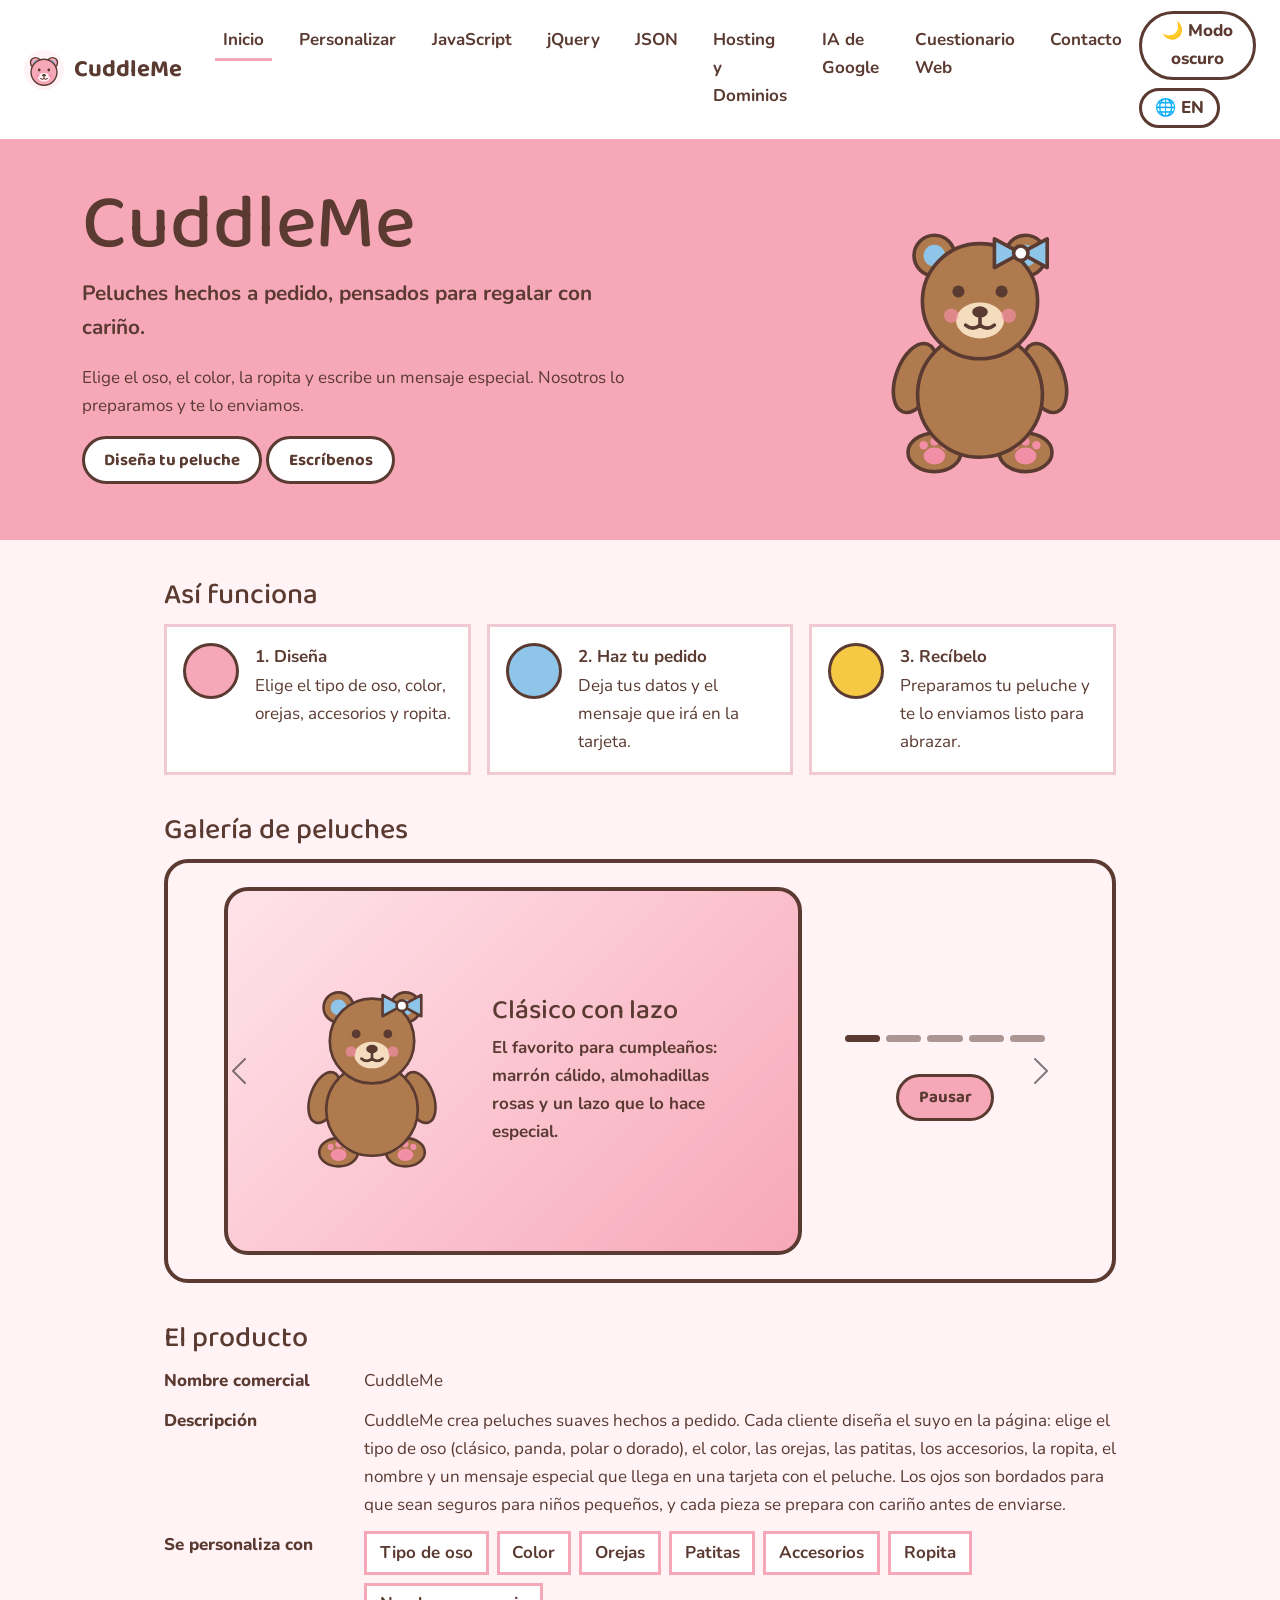
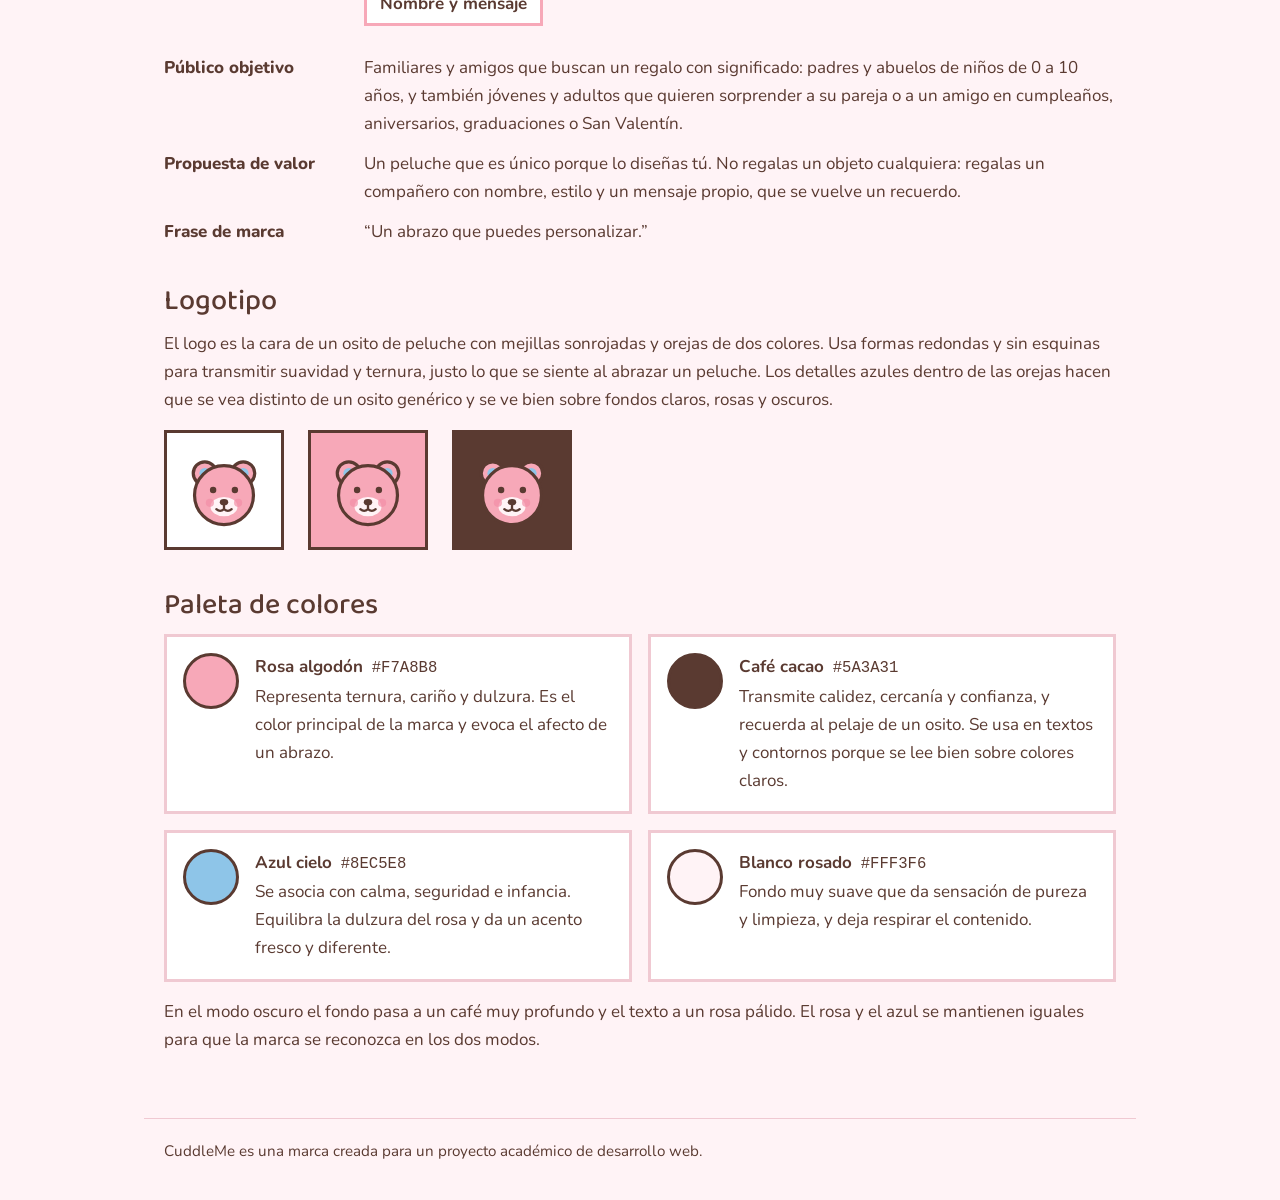
<file: index.html>
<!DOCTYPE html>
<html lang="es" data-bs-theme="light"><head><meta charset="utf-8">
<meta name="viewport" content="width=device-width, initial-scale=1, viewport-fit=cover">
<title>CuddleMe</title>
<link rel="icon" href="data:image/svg+xml,%3Csvg xmlns=%27http://www.w3.org/2000/svg%27 viewBox=%270 0 64 64%27%3E%3Ctext y=%2752%27 font-size=%2752%27%3E%F0%9F%A7%B8%3C/text%3E%3C/svg%3E">
<!-- Se aplica el tema guardado antes de pintar la página para evitar un parpadeo blanco. -->
<script>
(function () {
  var tema = 'light';
  try {
    tema = localStorage.getItem('cuddle-tema') || (matchMedia('(prefers-color-scheme: dark)').matches ? 'dark' : 'light');
  } catch (e) {}
  document.documentElement.setAttribute('data-bs-theme', tema);
})();
</script>
<link rel="preconnect" href="https://fonts.googleapis.com"><link rel="preconnect" href="https://fonts.gstatic.com" crossorigin>
<link href="https://fonts.googleapis.com/css2?family=Baloo+2:wght@600;700;800&family=Nunito:wght@400;700;800&display=swap" rel="stylesheet">
<!-- Bootstrap 5.3: sistema de rejilla, navbar, tarjetas, modal, carrusel y temas claro/oscuro. -->
<link href="https://cdn.jsdelivr.net/npm/bootstrap@5.3.3/dist/css/bootstrap.min.css" rel="stylesheet">
<style>
/* ==================== VARIABLES Y TEMAS ==================== */
/* Colores de marca (iguales en ambos temas) y colores que cambian con el tema. */
:root,[data-bs-theme=light]{
  --rosa:#F7A8B8;--cielo:#8EC5E8;--cacao:#5A3A31;
  --bg:#FFF3F6;--surface:#fff;--ink:#5A3A31;--line:#f0c9d2;
  --strong:#5A3A31;--on-strong:#fff;--hero:#F7A8B8;--code-bg:#5A3A31;
  --bs-body-bg:#FFF3F6;--bs-body-color:#5A3A31;
}
[data-bs-theme=dark]{
  --bg:#1d1517;--surface:#2a1e21;--ink:#f4e4e8;--line:#4a3036;
  --strong:#F7A8B8;--on-strong:#2a1519;--hero:#3a2027;--code-bg:#130d0e;
  --bs-body-bg:#1d1517;--bs-body-color:#f4e4e8;
}

/* ==================== ESTILOS GENERALES ==================== */
*{box-sizing:border-box}
html{scroll-behavior:smooth}
body{margin:0;background:var(--bg);color:var(--ink);font:1.0625rem/1.65 Nunito,system-ui,sans-serif;transition:background-color .35s ease,color .35s ease}
h1,h2,h3{font-family:"Baloo 2",Nunito,system-ui,sans-serif;line-height:1.1;color:var(--ink)}
h1{font-size:clamp(2.8rem,8vw,4.8rem);margin:0}h2{font-size:1.8rem;margin:2.5rem 0 .75rem}h3{font-size:1.25rem}
a{color:var(--ink);text-decoration-color:var(--rosa);text-decoration-thickness:3px;text-underline-offset:3px}
a:hover{color:var(--ink)}
:focus-visible{outline:3px solid var(--cielo)!important;outline-offset:2px}
.wrap{max-width:62rem;margin:0 auto;padding:0 1.25rem 1rem}
.lead{font-size:1.3rem;font-weight:400;max-width:34rem}
.hero .lead{margin:.5rem 0 1.25rem;font-weight:700}
.page .lead{max-width:42rem}
code{font:.92em ui-monospace,Consolas,monospace;background:var(--surface);color:var(--ink);padding:.05em .3em}
pre{background:var(--code-bg);color:#fff;padding:1rem;overflow-x:auto;border-left:6px solid var(--rosa);line-height:1.5;border-radius:0 12px 12px 0}
pre code{background:none;padding:0;color:inherit}
.scroll{overflow-x:auto}
table{border-collapse:collapse;width:100%;background:var(--surface);margin:1rem 0;color:var(--ink)}
th,td{text-align:left;padding:.6rem .8rem;border:2px solid var(--line);vertical-align:top}
th{background:var(--rosa);color:#5A3A31}

/* ==================== BARRA DE NAVEGACIÓN (Bootstrap navbar) ==================== */
.navbar{background:var(--surface);border-bottom:4px solid var(--rosa);padding-top:.7rem;padding-bottom:.7rem;transition:padding .25s ease,box-shadow .25s ease,background-color .35s ease}
.navbar.scrolled{padding-top:.3rem;padding-bottom:.3rem;box-shadow:0 6px 18px rgba(90,58,49,.18)}
.brand{display:flex;align-items:center;gap:.6rem;font:700 1.5rem "Baloo 2",sans-serif;color:var(--ink);text-decoration:none}
.brand svg{background:#FFF3F6;border-radius:50%;padding:2px}
.navbar .nav-link{color:var(--ink);font-weight:700;border-bottom:3px solid transparent;padding:.25rem 0;margin:0 .6rem;transition:border-color .2s}
.navbar .nav-link:hover,.navbar .nav-link.active{color:var(--ink);border-bottom-color:var(--rosa)}
.navbar-toggler{border:3px solid var(--ink);color:var(--ink);font-size:1.3rem;line-height:1;padding:.25rem .6rem}
.tema-btn{border:3px solid var(--ink);background:var(--surface);color:var(--ink);border-radius:999px;padding:.2rem .8rem;font-weight:800;cursor:pointer;transition:background-color .2s,transform .2s}
.tema-btn:hover{background:var(--cielo);color:#5A3A31}
.tema-btn:active{transform:scale(.95)}

/* ==================== BOTONES (Bootstrap .btn con colores de marca) ==================== */
.btn-cuddle{--bs-btn-color:#5A3A31;--bs-btn-bg:var(--rosa);--bs-btn-border-color:var(--ink);--bs-btn-hover-color:#5A3A31;--bs-btn-hover-bg:var(--cielo);--bs-btn-hover-border-color:var(--ink);--bs-btn-active-color:#5A3A31;--bs-btn-active-bg:var(--cielo);--bs-btn-active-border-color:var(--ink);--bs-btn-border-width:3px;--bs-btn-border-radius:999px;font:700 1.05rem "Baloo 2",sans-serif;padding:.45rem 1.2rem;transition:background-color .2s,transform .15s}
.btn-cuddle:active{transform:scale(.96)}
.hero .btn-cuddle{--bs-btn-bg:var(--surface);--bs-btn-color:var(--ink);--bs-btn-hover-color:#5A3A31}

/* ==================== SECCIÓN HERO Y PERSONALIZADOR ==================== */
.hero{background:var(--hero);padding:2.5rem 0;transition:background-color .35s ease}
.f{display:block;font-weight:800;margin:.8rem 0 .2rem}
.form-control{font:1rem Nunito,sans-serif;padding:.5rem .7rem;border:3px solid var(--ink);border-radius:0;background-color:var(--surface);color:var(--ink)}
.form-control:focus{background-color:var(--surface);color:var(--ink);border-color:var(--ink);box-shadow:0 0 0 .25rem rgba(142,197,232,.6)}
.form-control::placeholder{color:var(--ink);opacity:.55}
.hero .form-control{max-width:22rem}
.stage{background:#FFF3F6;color:#5A3A31;border:4px solid #5A3A31;padding:1rem;text-align:center;max-width:22rem;margin:0 auto}
.stage svg{width:100%;max-width:15rem;height:auto}
.stage .hola{font:700 1.5rem "Baloo 2",sans-serif;margin:0}
.nota{background:#fff;border:3px dashed var(--cielo);padding:.6rem .8rem;margin:.75rem 0 0;min-height:3rem}
@media (min-width:992px){.stage{position:sticky;top:5.5rem}}
.g{border:0;padding:0;margin:.9rem 0}.g legend{font-weight:800;padding:0;margin-bottom:.3rem;font-size:1.0625rem;font-family:Nunito,sans-serif;float:none}
.chips{display:flex;flex-wrap:wrap;gap:.4rem}.chips label{position:relative;cursor:pointer;display:block}
.chips input{position:absolute;opacity:0}
.chips .t{display:block;padding:.3rem .85rem;background:var(--surface);border:3px solid var(--ink);border-radius:999px;font-weight:700;transition:background-color .2s,color .2s}
.chips input:checked+.t{background:var(--strong);color:var(--on-strong)}
.chips input:focus-visible+.t,.chips input:focus-visible+.cs{outline:4px solid var(--cielo);outline-offset:2px}
.cs{display:block;width:2.6rem;height:2.6rem;border-radius:50%;border:3px solid var(--ink)}
.chips input:checked+.cs{outline:4px solid var(--ink);outline-offset:2px}
.ver{position:absolute;width:1px;height:1px;overflow:hidden;clip:rect(0 0 0 0)}

/* ==================== PÁGINA DE INICIO ==================== */
.facts{display:grid;grid-template-columns:11rem 1fr;gap:.75rem 1.5rem}.facts dt{font-weight:800}.facts dd{margin:0}
.opts{display:flex;flex-wrap:wrap;gap:.5rem;list-style:none;padding:0}.opts li{background:var(--surface);border:3px solid var(--rosa);padding:.3rem .8rem;font-weight:700}
.swatch{display:flex;gap:1rem;background:var(--surface);border:3px solid var(--line);padding:1rem;height:100%}
.swatch p{margin:.1rem 0 0}
.chip{flex:none;width:3.5rem;height:3.5rem;border:3px solid var(--ink);border-radius:50%}
.logo-row{display:flex;flex-wrap:wrap;gap:1.5rem}
.logo-row svg{background:#fff;border:3px solid var(--ink);padding:1rem}.logo-row svg.dk{background:#5A3A31}.logo-row svg.pk{background:var(--rosa)}
@media (max-width:40rem){.facts{grid-template-columns:1fr}.facts dd{margin-bottom:.5rem}}

/* Carrusel con crossfade (Bootstrap .carousel-fade) */
.slide{display:flex;flex-direction:column;align-items:center;gap:1rem;background:linear-gradient(135deg,var(--s1),var(--s2));color:#5A3A31;border:4px solid var(--ink);border-radius:1.5rem;padding:1.5rem 3.5rem;min-height:23rem;justify-content:center}
@media (min-width:768px){.slide{flex-direction:row;gap:2rem}}
.slide h3{color:#5A3A31;font-size:1.7rem}
.slide p{margin:0;font-weight:700;max-width:26rem}
.slide-img{width:11rem;height:auto;flex:none}
.carousel-control-prev-icon,.carousel-control-next-icon{filter:invert(1)}
.carousel-indicators{position:static;margin:.9rem 0 0;justify-content:center}
.carousel-indicators [data-bs-target]{background-color:var(--ink);width:2.2rem;height:.45rem;border:0;border-radius:99px}
.carousel-controls-row{display:flex;align-items:center;justify-content:center;gap:1rem;flex-wrap:wrap}
.carousel-controls-row .carousel-indicators{margin:.9rem 0 0}

/* ==================== PÁGINAS EDUCATIVAS ==================== */
.page-head{display:flex;flex-wrap:wrap;align-items:center;justify-content:space-between;gap:1rem;margin-top:1.5rem}
.page-head h1{margin-top:0}
.banner-bear{width:9rem;height:auto;flex:none;background:var(--hero);border:4px solid var(--ink);border-radius:50% 50% 1.5rem 1.5rem;padding:.6rem}
.demo{background:var(--surface);border:3px solid var(--ink);padding:1rem;margin:1rem 0;display:flex;flex-wrap:wrap;align-items:center;gap:.75rem 1rem}
.bib{margin-top:2.5rem;border-top:3px solid var(--rosa)}
.two{display:grid;grid-template-columns:repeat(auto-fit,minmax(18rem,1fr));gap:0 1.5rem}
.box{background:var(--surface);border:3px solid var(--cielo);padding:1rem;margin:.5rem 0;flex-basis:100%}.box.alt{border-color:var(--rosa)}
#caja{display:none}
textarea.form-control{font:.95rem ui-monospace,Consolas,monospace;margin:.5rem 0}
.anat{font:700 2rem "Baloo 2",sans-serif;margin:1rem 0}.anat .p{padding:.1rem .5rem;border-radius:10px}
.sub{background:var(--cielo);color:#5A3A31}.dom{background:var(--strong);color:var(--on-strong)}.tld{background:var(--rosa);color:#5A3A31}
.flow{list-style:none;counter-reset:s;padding:0}
.flow li{counter-increment:s;position:relative;background:var(--surface);border-left:6px solid var(--rosa);padding:.7rem 1rem .7rem 3rem;margin:0 0 1.1rem}
.flow li::before{content:counter(s);position:absolute;left:.8rem;font:700 1.2rem "Baloo 2",sans-serif}
.flow li:not(:last-child)::after{content:"";position:absolute;left:1.05rem;bottom:-1rem;border:.4rem solid transparent;border-top-color:var(--rosa)}

/* ==================== PÁGINA: IA DE GOOGLE ==================== */
.filtros{display:flex;flex-wrap:wrap;gap:.5rem;align-items:center;margin:1.25rem 0 .5rem}
.filtros .form-control{max-width:15rem;border-radius:999px}
.tool{background:var(--surface);border:3px solid var(--ink);border-radius:1.25rem;overflow:hidden;color:var(--ink);transition:transform .2s ease,box-shadow .2s ease}
.tool:hover{transform:translateY(-4px);box-shadow:0 10px 0 var(--rosa)}
.tool-banner{height:7.5rem;display:flex;align-items:center;justify-content:center;background:linear-gradient(135deg,var(--g1),var(--g2));border-bottom:3px solid var(--ink);font-size:3.4rem}
.tool h3{margin:.4rem 0 .3rem;color:var(--ink)}
.tool p{font-size:.98rem;margin-bottom:1rem}
.cat{display:inline-block;align-self:flex-start;font-weight:800;font-size:.85rem;padding:.1rem .7rem;border-radius:999px;border:2px solid #5A3A31;color:#5A3A31}
.cat-estudio{background:var(--cielo)}.cat-creatividad{background:var(--rosa)}.cat-desarrollo{background:#F6C945}
.pop{animation:pop .35s ease both}
@keyframes pop{from{opacity:0;transform:scale(.94)}to{opacity:1;transform:none}}
.modal-content{background:var(--surface);color:var(--ink);border:4px solid var(--ink);border-radius:1.25rem}
.modal-header,.modal-footer{border-color:var(--line)}
.modal-title{font:700 1.6rem "Baloo 2",sans-serif;color:var(--ink)}
.idea{background:var(--bg);border-left:6px solid var(--cielo);padding:.7rem 1rem;margin:1rem 0 0}
.nota-pie{background:var(--surface);border:3px dashed var(--cielo);padding:.8rem 1rem;margin-top:1.5rem}

/* ==================== CUESTIONARIO ==================== */
.q{background:var(--surface);border:3px solid var(--ink);margin:0 0 1.25rem;padding:1rem 1.25rem}
.q legend{font:700 1.15rem "Baloo 2",sans-serif;padding:0 .4rem;float:none;width:auto;margin-bottom:.4rem}
.q label{display:block;padding:.45rem .7rem;margin:.25rem 0;border:3px solid transparent;border-radius:12px;cursor:pointer;transition:border-color .2s}
.q label:hover{border-color:var(--rosa)}
.q .right{background:#DDF1E4;border-color:#3E8E5A;color:#16301f}.q .wrong{background:#FBE0E0;border-color:#B3261E;color:#4a1411}
.fb{margin:.6rem 0 0;font-weight:700}
.result{background:var(--strong);color:var(--on-strong);padding:1.25rem;font:700 1.4rem "Baloo 2",sans-serif;margin:1.5rem 0}

/* ==================== NAVEGACIÓN SUAVE Y EXTRAS ==================== */
main{transition:opacity .18s ease}
main.saliendo{opacity:0}
.vista{display:none}.vista.on{display:block;animation:entra .45s ease both}
@keyframes entra{from{opacity:0;transform:translateY(10px)}to{opacity:1;transform:none}}
.subir{position:fixed;right:max(1rem,env(safe-area-inset-right,0px));bottom:max(1rem,env(safe-area-inset-bottom,0px));width:3rem;height:3rem;border-radius:50%;border:3px solid var(--ink);background:var(--rosa);color:#5A3A31;font-size:1.3rem;font-weight:800;cursor:pointer;opacity:0;pointer-events:none;transform:translateY(12px);transition:opacity .25s,transform .25s;z-index:1030}
.subir.visible{opacity:1;pointer-events:auto;transform:none}
footer{max-width:62rem;margin:2rem auto 0;padding:1.25rem;border-top:1px solid var(--line);font-size:.95rem}
:root{box-sizing:border-box;padding-top:env(safe-area-inset-top,0px);padding-bottom:env(safe-area-inset-bottom,0px)}
html{scroll-padding-top:env(safe-area-inset-top,0px)}
@media (prefers-reduced-motion:reduce){
  html{scroll-behavior:auto}
  *,*::before,*::after{animation-duration:.01ms!important;transition-duration:.01ms!important}
}
</style>
</head><body>
<!-- SVG oculto que define el logotipo reutilizable de CuddleMe. -->
<svg width="0" height="0" style="position:absolute" aria-hidden="true"><symbol id="logo" viewBox="0 0 64 64">
<circle cx="17" cy="19" r="9" fill="#F7A8B8" stroke="#5A3A31" stroke-width="2.5"/><circle cx="17" cy="19" r="4.2" fill="#8EC5E8"/>
<circle cx="47" cy="19" r="9" fill="#F7A8B8" stroke="#5A3A31" stroke-width="2.5"/><circle cx="47" cy="19" r="4.2" fill="#8EC5E8"/>
<circle cx="32" cy="36" r="23" fill="#F7A8B8" stroke="#5A3A31" stroke-width="2.5"/>
<ellipse cx="32" cy="45" rx="10.5" ry="7.5" fill="#FFF3F6"/>
<circle cx="21" cy="42" r="3.2" fill="#F28FA6" opacity=".7"/><circle cx="43" cy="42" r="3.2" fill="#F28FA6" opacity=".7"/>
<circle cx="23.5" cy="32" r="2.5" fill="#5A3A31"/><circle cx="40.5" cy="32" r="2.5" fill="#5A3A31"/>
<ellipse cx="32" cy="41.5" rx="3.3" ry="2.4" fill="#5A3A31"/>
<path d="M32 44v3M32 47q-3 2.6-6 0M32 47q3 2.6 6 0" fill="none" stroke="#5A3A31" stroke-width="1.8" stroke-linecap="round"/>
</symbol></svg>

<!-- Encabezado principal: navbar de Bootstrap con logotipo, menú y botón de tema claro/oscuro. -->
<nav class="navbar navbar-expand-xl sticky-top" id="barra" aria-label="Principal">
  <div class="container-fluid px-3 px-xl-4">
    <a class="brand navbar-brand m-0" href="#inicio"><svg width="40" height="40" aria-hidden="true"><use href="#logo"/></svg><span>CuddleMe</span></a>
    <button class="navbar-toggler" type="button" data-bs-toggle="collapse" data-bs-target="#menu" aria-controls="menu" aria-expanded="false" aria-label="Abrir menú">☰</button>
    <div class="collapse navbar-collapse" id="menu">
      <ul class="navbar-nav ms-xl-4 me-auto mb-2 mb-xl-0">
        <li class="nav-item"><a class="nav-link" href="#inicio">Inicio</a></li>
        <li class="nav-item"><a class="nav-link" href="#personalizar">Personalizar</a></li>
        <li class="nav-item"><a class="nav-link" href="#javascript">JavaScript</a></li>
        <li class="nav-item"><a class="nav-link" href="#jquery">jQuery</a></li>
        <li class="nav-item"><a class="nav-link" href="#json">JSON</a></li>
        <li class="nav-item"><a class="nav-link" href="#hosting">Hosting y Dominios</a></li>
        <li class="nav-item"><a class="nav-link" href="#ia">IA de Google</a></li>
        <li class="nav-item"><a class="nav-link" href="#cuestionario">Cuestionario Web</a></li>
        <li class="nav-item"><a class="nav-link" href="#contacto">Contacto</a></li>
      </ul>
      <div class="d-flex flex-wrap gap-2"><button id="tema" class="tema-btn" type="button" aria-pressed="false"><span id="tema-icono" aria-hidden="true">🌙</span> <span id="tema-txt">Modo oscuro</span></button>
      <button id="idioma" class="tema-btn" type="button" aria-label="Switch to English / Cambiar a español" title="English / Español"><span aria-hidden="true">🌐</span> <span id="idioma-txt">EN</span></button></div>
    </div>
  </div>
</nav>

<!-- Contenido principal del sitio. La clase "vista" permite cambiar entre secciones. -->
<main>

<!-- ==================== PÁGINA: PERSONALIZAR + PEDIDO ==================== -->
<section class="vista" id="personalizar">
<!-- Sección principal donde el usuario personaliza su peluche. -->
<section class="hero"><div class="container"><div class="row g-4 g-lg-5 align-items-start">
<div class="col-lg-6 order-2 order-lg-1"><h1>CuddleMe</h1>
<p class="lead">Un abrazo que puedes personalizar. Empieza con un peluche liso y hazlo tuyo.</p>
<div id="ctrl"></div>
<label class="f" for="nombre">Nombre</label><input id="nombre" class="form-control" type="text" placeholder="Osito" maxlength="16">
<label class="f" for="msg">Mensaje especial</label><input id="msg" class="form-control" type="text" placeholder="Feliz cumpleaños, te quiero mucho" maxlength="60">
<p class="mt-3"><button id="reset" class="btn btn-cuddle" type="button">Empezar de nuevo</button></p></div>
<div class="col-lg-6 order-1 order-lg-2"><div class="stage" aria-live="polite"><div id="escena"></div><p class="hola" id="hola"></p><p class="nota" id="nota"></p></div></div>
</div></div></section>

<!-- Formulario de pedido: llega a tu Gmail con el peluche que armó el cliente. -->
<div class="wrap">
<h2>Haz tu pedido</h2>
<p>Cuando tu peluche esté como lo quieres, llena tus datos y envíalo. Te contactaremos para confirmar el pedido.</p>
<div class="card p-3 p-md-4 shadow-sm" style="background:var(--surface);border:2px solid var(--line);border-radius:18px">
<form id="form-pedido" action="https://formsubmit.co/pm201352@gmail.com" method="POST">
  <input type="hidden" name="_subject" value="Nuevo pedido - CuddleMe">
  <input type="hidden" name="_template" value="table">
  <input type="hidden" name="_captcha" value="false">
  <input type="hidden" name="_next" id="pedido-next" value="">
  <input type="hidden" name="peluche_tipo"><input type="hidden" name="peluche_color">
  <input type="hidden" name="peluche_orejas"><input type="hidden" name="peluche_patitas">
  <input type="hidden" name="peluche_cabeza"><input type="hidden" name="peluche_ropa">
  <input type="hidden" name="peluche_extras"><input type="hidden" name="peluche_nombre">
  <input type="hidden" name="peluche_mensaje">
  <div class="mb-3"><label class="form-label" for="ped-nombre">Nombre completo *</label><input class="form-control" id="ped-nombre" name="cliente" type="text" required maxlength="100" autocomplete="name"></div>
  <div class="row"><div class="col-md-6 mb-3"><label class="form-label" for="ped-email">Correo electrónico *</label><input class="form-control" id="ped-email" name="email" type="email" required maxlength="150" autocomplete="email"></div>
  <div class="col-md-6 mb-3"><label class="form-label" for="ped-tel">Teléfono *</label><input class="form-control" id="ped-tel" name="telefono" type="tel" required maxlength="30" autocomplete="tel"></div></div>
  <div class="mb-3"><label class="form-label" for="ped-dir">Dirección de entrega *</label><textarea class="form-control" id="ped-dir" name="direccion" rows="3" required maxlength="300"></textarea></div>
  <button class="btn btn-cuddle" type="submit">Enviar pedido 🧸</button>
  <p class="mt-3 mb-0 small">Los campos con * son obligatorios. Se enviará también el peluche que diseñaste arriba.</p>
</form></div></div>
</section>

<!-- ==================== NUEVO INICIO ==================== -->
<section class="vista" id="inicio">
<section class="hero"><div class="container"><div class="row g-4 g-lg-5 align-items-center">
<div class="col-lg-7 order-2 order-lg-1"><h1>CuddleMe</h1>
<p class="lead">Peluches hechos a pedido, pensados para regalar con cariño.</p>
<p>Elige el oso, el color, la ropita y escribe un mensaje especial. Nosotros lo preparamos y te lo enviamos.</p>
<p class="mt-3"><a class="btn btn-cuddle" href="#personalizar">Diseña tu peluche</a> <a class="btn btn-cuddle" href="#contacto">Escríbenos</a></p></div>
<div class="col-lg-5 order-1 order-lg-2 text-center"><img data-oso="lazo" alt="Oso clásico con lazo" width="250" height="300" style="max-width:15rem;height:auto"></div>
</div></div></section>
<div class="wrap">
<section><h2>Así funciona</h2>
<div class="row row-cols-1 row-cols-md-3 g-3">
<div class="col"><div class="swatch"><span class="chip" style="background:#F7A8B8"></span><div><strong>1. Diseña</strong><p>Elige el tipo de oso, color, orejas, accesorios y ropita.</p></div></div></div>
<div class="col"><div class="swatch"><span class="chip" style="background:#8EC5E8"></span><div><strong>2. Haz tu pedido</strong><p>Deja tus datos y el mensaje que irá en la tarjeta.</p></div></div></div>
<div class="col"><div class="swatch"><span class="chip" style="background:#F6C945"></span><div><strong>3. Recíbelo</strong><p>Preparamos tu peluche y te lo enviamos listo para abrazar.</p></div></div></div>
</div></section>

<!-- Galería: carrusel de Bootstrap con efecto crossfade (clase carousel-fade). -->
<section><h2>Galería de peluches</h2>
<div id="galeria" class="carousel slide carousel-fade" data-bs-ride="carousel" data-bs-interval="4500" data-bs-pause="false" aria-roledescription="carrusel" aria-label="Galería de peluches CuddleMe">
  <div class="carousel-inner">
    <div class="carousel-item active"><div class="slide" style="--s1:#FFE3EA;--s2:#F7A8B8"><img class="slide-img" data-oso="lazo" alt="Oso clásico marrón con un lazo azul en la cabeza y almohadillas en las patitas" width="176" height="211"><div><h3>Clásico con lazo</h3><p>El favorito para cumpleaños: marrón cálido, almohadillas rosas y un lazo que lo hace especial.</p></div></div></div>
    <div class="carousel-item"><div class="slide" style="--s1:#E4F2FB;--s2:#8EC5E8"><img class="slide-img" data-oso="panda" alt="Panda con lentes y almohadillas" width="176" height="211"><div><h3>Panda estudioso</h3><p>Con lentes puestos, listo para acompañar una graduación o regalarle ánimo a alguien en exámenes.</p></div></div></div>
    <div class="carousel-item"><div class="slide" style="--s1:#EEF6FB;--s2:#C9B6E8"><img class="slide-img" data-oso="polar" alt="Oso polar con bufanda azul y zapatitos" width="176" height="211"><div><h3>Polar con bufanda</h3><p>Pensado para abrazar en días fríos. Los zapatitos y la bufanda combinan en tono.</p></div></div></div>
    <div class="carousel-item"><div class="slide" style="--s1:#FFF3C9;--s2:#F6C945"><img class="slide-img" data-oso="corona" alt="Oso dorado con corona y camiseta con corazón" width="176" height="211"><div><h3>Dorado con corona</h3><p>Para aniversarios y San Valentín: camiseta con corazón y corona de rey o reina.</p></div></div></div>
    <div class="carousel-item"><div class="slide" style="--s1:#F1E8FB;--s2:#C9B6E8"><img class="slide-img" data-oso="gatito" alt="Oso lila con orejas de gatito y lentes" width="176" height="211"><div><h3>Lila con orejas de gatito</h3><p>Una mezcla divertida de oso y gatito. Las combinaciones se eligen en el personalizador de arriba.</p></div></div></div>
  </div>
  <button class="carousel-control-prev" type="button" data-bs-target="#galeria" data-bs-slide="prev"><span class="carousel-control-prev-icon" aria-hidden="true"></span><span class="visually-hidden">Anterior</span></button>
  <button class="carousel-control-next" type="button" data-bs-target="#galeria" data-bs-slide="next"><span class="carousel-control-next-icon" aria-hidden="true"></span><span class="visually-hidden">Siguiente</span></button>
  <div class="carousel-controls-row">
    <div class="carousel-indicators">
      <button type="button" data-bs-target="#galeria" data-bs-slide-to="0" class="active" aria-current="true" aria-label="Diapositiva 1"></button>
      <button type="button" data-bs-target="#galeria" data-bs-slide-to="1" aria-label="Diapositiva 2"></button>
      <button type="button" data-bs-target="#galeria" data-bs-slide-to="2" aria-label="Diapositiva 3"></button>
      <button type="button" data-bs-target="#galeria" data-bs-slide-to="3" aria-label="Diapositiva 4"></button>
      <button type="button" data-bs-target="#galeria" data-bs-slide-to="4" aria-label="Diapositiva 5"></button>
    </div>
    <button id="galeria-pausa" class="btn btn-cuddle btn-sm mt-3" type="button">Pausar</button>
  </div>
</div></section>

<!-- Información general sobre el producto CuddleMe. -->
<section><h2>El producto</h2>
<dl class="facts"><dt>Nombre comercial</dt><dd>CuddleMe</dd>
<dt>Descripción</dt><dd>CuddleMe crea peluches suaves hechos a pedido. Cada cliente diseña el suyo en la página: elige el tipo de oso (clásico, panda, polar o dorado), el color, las orejas, las patitas, los accesorios, la ropita, el nombre y un mensaje especial que llega en una tarjeta con el peluche. Los ojos son bordados para que sean seguros para niños pequeños, y cada pieza se prepara con cariño antes de enviarse.</dd>
<dt>Se personaliza con</dt><dd><ul class="opts"><li>Tipo de oso</li><li>Color</li><li>Orejas</li><li>Patitas</li><li>Accesorios</li><li>Ropita</li><li>Nombre y mensaje</li></ul></dd>
<dt>Público objetivo</dt><dd>Familiares y amigos que buscan un regalo con significado: padres y abuelos de niños de 0 a 10 años, y también jóvenes y adultos que quieren sorprender a su pareja o a un amigo en cumpleaños, aniversarios, graduaciones o San Valentín.</dd>
<dt>Propuesta de valor</dt><dd>Un peluche que es único porque lo diseñas tú. No regalas un objeto cualquiera: regalas un compañero con nombre, estilo y un mensaje propio, que se vuelve un recuerdo.</dd>
<dt>Frase de marca</dt><dd>“Un abrazo que puedes personalizar.”</dd></dl></section>
<!-- Explicación y ejemplos del logotipo de la marca. -->
<section><h2>Logotipo</h2>
<p>El logo es la cara de un osito de peluche con mejillas sonrojadas y orejas de dos colores. Usa formas redondas y sin esquinas para transmitir suavidad y ternura, justo lo que se siente al abrazar un peluche. Los detalles azules dentro de las orejas hacen que se vea distinto de un osito genérico y se ve bien sobre fondos claros, rosas y oscuros.</p>
<div class="logo-row"><svg width="120" height="120" aria-label="Logotipo sobre fondo claro" role="img"><use href="#logo"/></svg><svg class="pk" width="120" height="120" aria-label="Logotipo sobre fondo rosa" role="img"><use href="#logo"/></svg><svg class="dk" width="120" height="120" aria-label="Logotipo sobre fondo oscuro" role="img"><use href="#logo"/></svg></div></section>
<!-- Colores utilizados para representar la identidad visual (rejilla de Bootstrap). -->
<section><h2>Paleta de colores</h2>
<div class="row row-cols-1 row-cols-md-2 g-3">
<div class="col"><div class="swatch"><span class="chip" style="background:#F7A8B8"></span><div><strong>Rosa algodón</strong> <code>#F7A8B8</code><p>Representa ternura, cariño y dulzura. Es el color principal de la marca y evoca el afecto de un abrazo.</p></div></div></div>
<div class="col"><div class="swatch"><span class="chip" style="background:#5A3A31"></span><div><strong>Café cacao</strong> <code>#5A3A31</code><p>Transmite calidez, cercanía y confianza, y recuerda al pelaje de un osito. Se usa en textos y contornos porque se lee bien sobre colores claros.</p></div></div></div>
<div class="col"><div class="swatch"><span class="chip" style="background:#8EC5E8"></span><div><strong>Azul cielo</strong> <code>#8EC5E8</code><p>Se asocia con calma, seguridad e infancia. Equilibra la dulzura del rosa y da un acento fresco y diferente.</p></div></div></div>
<div class="col"><div class="swatch"><span class="chip" style="background:#FFF3F6"></span><div><strong>Blanco rosado</strong> <code>#FFF3F6</code><p>Fondo muy suave que da sensación de pureza y limpieza, y deja respirar el contenido.</p></div></div></div></div>
<p class="mt-3">En el modo oscuro el fondo pasa a un café muy profundo y el texto a un rosa pálido. El rosa y el azul se mantienen iguales para que la marca se reconozca en los dos modos.</p></section>
</div></section>

<!-- Página educativa sobre JavaScript y sus conceptos básicos. -->
<section class="vista page" id="javascript"><div class="wrap">
<div class="page-head"><div><h1>JavaScript (JS vanilla)</h1></div><img class="banner-bear" data-oso="panda" alt="" width="144" height="173"></div>
<p class="lead">JavaScript es el lenguaje de programación de los navegadores. Se usa en el desarrollo web para que una página reaccione a lo que hace la persona: clics, teclas, formularios y datos que llegan de un servidor. "Vanilla" significa JavaScript puro, sin librerías. En CuddleMe, por ejemplo, es lo que hace que el peluche de la página de inicio cambie de color mientras eliges.</p>

<h2>HTML, CSS y JS: tres capas</h2>
<p>Una página web se construye con tres lenguajes que se complementan. Piensa en un peluche: el HTML es el cuerpo, el CSS es el color y la ropita, y el JavaScript es lo que lo hace "hablar" cuando lo abrazas.</p>
<div class="scroll"><table><thead><tr><th>Lenguaje</th><th>Papel</th><th>Ejemplo en CuddleMe</th></tr></thead><tbody>
<tr><td>HTML</td><td>Estructura: qué contenido hay</td><td>El título, los campos de nombre y mensaje, la imagen del peluche</td></tr>
<tr><td>CSS</td><td>Estilo: cómo se ve</td><td>El rosa de la marca, la tipografía redondeada, los espacios</td></tr>
<tr><td>JS</td><td>Comportamiento: qué hace</td><td>El peluche cambia de color o de accesorio al elegir una opción</td></tr></tbody></table></div>

<h2>Conceptos básicos</h2>
<ul>
<li><strong>Variables:</strong> guardan datos para usarlos después. Se declaran con <code>let</code> (el valor puede cambiar) o <code>const</code> (no se vuelve a asignar).</li>
<li><strong>Funciones:</strong> bloques de código con nombre que se ejecutan cuando se necesitan.</li>
<li><strong>Eventos:</strong> cosas que ocurren en la página, como <code>click</code> (hacer clic) o <code>mouseover</code> (pasar el cursor, también llamado hover). Con <code>addEventListener</code> se conecta una función a un evento.</li></ul>

<h2>Ejemplo práctico</h2>
<p>El siguiente código usa una variable, una función y dos eventos. Pruébalo con el botón: haz clic para dar abrazos y pasa el cursor por encima para ver cómo cambia el color.</p>
<pre><code>/* ==================== EJEMPLO DE JAVASCRIPT ==================== */
// Obtiene los elementos del botón y del texto que muestra el número de abrazos.
const boton = document.getElementById('btn-abrazo');
const salida = document.getElementById('salida-abrazo');
let abrazos = 0;                      // variable

// Aumenta en uno el contador de abrazos y actualiza el texto en pantalla.
function darAbrazo() {                // función
  abrazos = abrazos + 1;
  salida.textContent = 'Abrazos: ' + abrazos;
}

// Ejecuta la función cuando el usuario hace clic en el botón.
boton.addEventListener('click', darAbrazo);                                   // evento click
boton.addEventListener('mouseover', () =&gt; boton.style.background = '#8EC5E8'); // evento hover
boton.addEventListener('mouseout',  () =&gt; boton.style.background = '');</code></pre>
<div class="demo"><button id="btn-abrazo" class="btn btn-cuddle">Dar un abrazo</button> <span id="salida-abrazo" aria-live="polite">Abrazos: 0</span></div>

<h3>Cómo se lee, paso a paso</h3>
<ol>
<li>Con <code>getElementById</code> se buscan en el HTML el botón y el texto donde se mostrará el resultado.</li>
<li>La variable <code>abrazos</code> empieza en 0.</li>
<li>La función <code>darAbrazo</code> suma 1 a la variable y actualiza el texto en pantalla.</li>
<li>Los eventos conectan el botón con las funciones: el clic llama a <code>darAbrazo</code> y el cursor cambia el color del botón.</li></ol>

<section class="bib"><h2>Recursos y bibliografía</h2><ul>
<li><a href="https://developer.mozilla.org/es/docs/Web/JavaScript">MDN Web Docs: JavaScript</a></li>
<li><a href="https://developer.mozilla.org/es/docs/Web/Events">MDN Web Docs: Eventos</a></li>
<li><a href="https://www.w3schools.com/js/">W3Schools: JavaScript Tutorial</a></li></ul></section>
</div></section>

<!-- Página educativa sobre la librería jQuery. -->
<section class="vista page" id="jquery"><div class="wrap">
<div class="page-head"><div><h1>jQuery</h1></div><img class="banner-bear" data-oso="polar" alt="" width="144" height="173"></div>
<p class="lead">jQuery es una librería de JavaScript lanzada en 2006. Nació porque los navegadores de esa época interpretaban el JavaScript de formas distintas, y escribir código que funcionara en todos era difícil. jQuery ofrecía una manera corta y uniforme de hacerlo, con el lema de escribir menos y hacer más.</p>
<h2>Sintaxis básica</h2>
<p>El símbolo <code>$</code> es la función principal de jQuery. El patrón siempre es el mismo: seleccionar un elemento y aplicarle una acción.</p>
<pre><code>$('selector').accion();

$('#mensaje').text('Te quiero mucho');   // selecciona por id y cambia el texto
$('.tarjeta').hide();                   // selecciona por clase y oculta</code></pre>
<p>Para usarla hay que cargar el archivo de jQuery antes de tu código, por ejemplo desde un CDN:</p>
<pre><code>&lt;script src=&quot;https://cdnjs.cloudflare.com/ajax/libs/jquery/3.7.1/jquery.min.js&quot;&gt;&lt;/script&gt;</code></pre>
<h2>Ventajas y desventajas frente a JavaScript moderno</h2>
<div class="two"><div><h3>Ventajas</h3><ul><li>Sintaxis corta y fácil de leer.</li><li>Efectos y animaciones listos para usar.</li><li>Hay mucho código y plugins existentes, por eso aún aparece en proyectos antiguos.</li></ul></div>
<div><h3>Desventajas</h3><ul><li>Es una descarga extra que hace la página más pesada.</li><li>Casi todo lo que resolvía ya existe en JavaScript moderno (<code>querySelector</code>, <code>classList</code>, <code>fetch</code>).</li><li>Los frameworks actuales usan otro enfoque y no dependen de jQuery.</li></ul></div></div>
<h2>Comparación: JS vanilla y jQuery</h2>
<p>La misma tarea escrita de las dos formas, lado a lado:</p>
<div class="scroll"><table><thead><tr><th>Tarea</th><th>JS vanilla</th><th>jQuery</th></tr></thead><tbody><tr><td>Seleccionar un elemento</td><td><code>const t = document.querySelector('#nombre-peluche');</code></td><td><code>const t = $('#nombre-peluche');</code></td></tr><tr><td>Escuchar un clic</td><td><code>btn.addEventListener('click', f);</code></td><td><code>$('#btn').on('click', f);</code></td></tr><tr><td>Ocultar un elemento</td><td><code>caja.style.display = 'none';</code></td><td><code>$('#caja').hide();</code></td></tr><tr><td>Agregar una clase</td><td><code>caja.classList.add('destacado');</code></td><td><code>$('#caja').addClass('destacado');</code></td></tr><tr><td>Cambiar el texto</td><td><code>t.textContent = 'Osito';</code></td><td><code>$('#nombre-peluche').text('Osito');</code></td></tr></tbody></table></div>
<h2>Efectos típicos</h2>
<p>Dos efectos clásicos de jQuery: <code>fadeIn</code> (aparecer poco a poco) y <code>slideToggle</code> (abrir y cerrar deslizando). Pruébalos:</p>
<pre><code>$('#btn-fade').on('click', function () {
  $('#caja').hide().fadeIn(600);        // el mensaje aparece suavemente
});
$('#btn-slide').on('click', function () {
  $('#panel').slideToggle(400);         // la lista se desliza abierta o cerrada
});</code></pre>
<div class="demo"><button id="btn-fade" class="btn btn-cuddle">fadeIn: ver mensaje</button> <button id="btn-slide" class="btn btn-cuddle">slideToggle: ver accesorios</button>
<div id="caja" class="box">💌 “Un abrazo que puedes personalizar.”</div>
<div id="panel" class="box alt"><strong>Accesorios disponibles:</strong> lazo, gorro de fiesta, corona, bufanda y lentes.</div></div>
<section class="bib"><h2>Recursos y bibliografía</h2><ul><li><a href="https://api.jquery.com/">jQuery API Documentation</a></li><li><a href="https://jquery.com/">jQuery: sitio oficial</a></li><li><a href="https://www.w3schools.com/jquery/">W3Schools: jQuery Tutorial</a></li></ul></section></div></section>

<!-- Página educativa sobre el formato de datos JSON. -->
<section class="vista page" id="json"><div class="wrap">
<div class="page-head"><div><h1>JSON</h1></div><img class="banner-bear" data-oso="lazo" alt="" width="144" height="173"></div>
<p class="lead">JSON (JavaScript Object Notation) es un formato de texto para representar datos. Es ligero, fácil de leer para una persona y fácil de procesar para casi cualquier lenguaje de programación. Por eso es el estándar para intercambiar datos entre aplicaciones y servidores: un peluche de CuddleMe, con su nombre, color y mensaje, puede viajar como JSON del formulario a la fábrica.</p>
<h2>Estructura básica</h2>
<ul><li><strong>Objeto:</strong> conjunto de pares clave-valor entre llaves <code>{ }</code>.</li><li><strong>Arreglo:</strong> lista ordenada de valores entre corchetes <code>[ ]</code>.</li><li><strong>Valores permitidos:</strong> texto, número, <code>true</code> o <code>false</code>, <code>null</code>, objetos y arreglos.</li><li><strong>Regla clave:</strong> las claves y los textos siempre van entre comillas dobles.</li></ul>
<h2>Objeto de JavaScript y cadena JSON</h2>
<p>Se parecen mucho, pero son cosas distintas: el objeto vive dentro del programa, y la cadena JSON es texto que se puede guardar o enviar.</p>
<div class="two"><div><h3>Objeto JS</h3><pre><code>const peluche = {
  nombre: &quot;Osito&quot;,
  color: &quot;rosa&quot;,
  accesorios: [&quot;lazo&quot;, &quot;gorro&quot;],
  ropita: &quot;camiseta&quot;,
  mensaje: &quot;Te quiero mucho&quot;,
  personalizado: true
};</code></pre></div><div><h3>Cadena JSON</h3><pre><code>{
  &quot;nombre&quot;: &quot;Osito&quot;,
  &quot;color&quot;: &quot;rosa&quot;,
  &quot;accesorios&quot;: [&quot;lazo&quot;, &quot;gorro&quot;],
  &quot;ropita&quot;: &quot;camiseta&quot;,
  &quot;mensaje&quot;: &quot;Te quiero mucho&quot;,
  &quot;personalizado&quot;: true
}</code></pre></div></div>
<div class="scroll"><table><thead><tr><th>Diferencia</th><th>Objeto JS</th><th>JSON</th></tr></thead><tbody><tr><td>Claves</td><td>Con o sin comillas</td><td>Siempre con comillas dobles</td></tr><tr><td>Comillas simples</td><td>Permitidas</td><td>No permitidas</td></tr><tr><td>Funciones y comentarios</td><td>Permitidos</td><td>No permitidos</td></tr></tbody></table></div>
<p>Dos métodos convierten entre ambos: <code>JSON.stringify(objeto)</code> crea la cadena y <code>JSON.parse(cadena)</code> vuelve a crear el objeto.</p>
<h2>Pruébalo</h2>
<pre><code>const texto = document.getElementById('entrada').value;
try {
  const objeto = JSON.parse(texto);   // Convierte el texto JSON en un objeto JavaScript.   // cadena JSON -&gt; objeto JS
  salida.textContent = 'Válido. El peluche se llama ' + objeto.nombre;
} catch (error) {
  salida.textContent = 'JSON inválido: ' + error.message;
}</code></pre>
<div class="demo"><div style="flex-basis:100%"><label for="entrada"><strong>Edita el JSON y pulsa el botón:</strong></label>
<textarea id="entrada" class="form-control" rows="8">{
  &quot;nombre&quot;: &quot;Osito&quot;,
  &quot;color&quot;: &quot;rosa&quot;,
  &quot;accesorios&quot;: [&quot;lazo&quot;, &quot;gorro&quot;],
  &quot;ropita&quot;: &quot;camiseta&quot;,
  &quot;mensaje&quot;: &quot;Te quiero mucho&quot;,
  &quot;personalizado&quot;: true
}</textarea></div>
<button id="btn-json" class="btn btn-cuddle">Convertir con JSON.parse</button> <span id="salida" aria-live="polite"></span></div>
<h2>Cómo lo usan las aplicaciones web</h2>
<p>Cuando una página necesita datos (por ejemplo, el estado de un pedido), el navegador envía una petición a un servidor o a una API. El servidor responde con texto en formato JSON, y el código de la página lo convierte en objetos para mostrarlo en pantalla. También funciona al revés: al enviar el formulario de personalización, la página manda los datos del peluche como JSON.</p>
<pre><code>fetch('https://api.ejemplo.com/pedidos/1')
  .then(respuesta =&gt; respuesta.json())      // lee la respuesta como JSON
  .then(datos =&gt; console.log(datos.peluche.nombre));</code></pre><section class="bib"><h2>Recursos y bibliografía</h2><ul><li><a href="https://developer.mozilla.org/es/docs/Web/JavaScript/Reference/Global_Objects/JSON">MDN: JSON</a></li><li><a href="https://www.json.org/json-es.html">JSON.org (especificación)</a></li><li><a href="https://www.w3schools.com/js/js_json_intro.asp">W3Schools: JSON Tutorial</a></li></ul></section></div></section>

<!-- Página educativa sobre hosting, dominios y DNS. -->
<section class="vista page" id="hosting"><div class="wrap">
<div class="page-head"><div><h1>Web hosting y dominios</h1></div><img class="banner-bear" data-oso="corona" alt="" width="144" height="173"></div>
<p class="lead">Una página web es un conjunto de archivos. Para que otras personas la vean, esos archivos deben estar en un servidor conectado a internet (hosting), y alguien debe poder encontrarlos con un nombre fácil de recordar (dominio).</p>
<h2>Web hosting</h2>
<p>El hosting es el servicio que guarda tus archivos en un servidor que está encendido todo el tiempo y los entrega a quien los pida.</p>
<div class="scroll"><table><thead><tr><th>Tipo</th><th>Cómo funciona</th><th>Útil para</th></tr></thead><tbody>
<tr><td>Compartido</td><td>Varios sitios comparten un mismo servidor</td><td>Sitios pequeños con poco tráfico y presupuesto bajo</td></tr>
<tr><td>VPS</td><td>Una parte reservada de un servidor, con control sobre el sistema</td><td>Proyectos que necesitan configuración propia</td></tr>
<tr><td>Nube</td><td>Recursos repartidos en muchos servidores que crecen según la demanda</td><td>Sitios con tráfico variable o que deben escalar</td></tr></tbody></table></div>
<h3>Cómo funciona Vercel para sitios estáticos</h3>
<p>Un sitio estático son archivos HTML, CSS y JS que no necesitan procesarse en el servidor, como este. Vercel es una plataforma en la nube pensada para publicarlos:</p>
<ol><li>Conectas tu repositorio de GitHub a Vercel.</li><li>Vercel toma los archivos y los publica en su red de servidores repartidos por el mundo (CDN), así la página carga desde un lugar cercano.</li><li>Te da una URL pública con el formato <code>nombre-proyecto.vercel.app</code> y HTTPS incluido.</li><li>Cada vez que haces <code>git push</code>, Vercel vuelve a desplegar el sitio automáticamente.</li></ol>
<h2>Dominios</h2>
<p>Un <strong>nombre de dominio</strong> es la dirección legible de un sitio (como <code>cuddleme.com</code>). Reemplaza a la dirección IP, que es un número difícil de recordar. Se compra por año a un registrador.</p>
<div class="anat" aria-label="tienda.cuddleme.com dividido en subdominio, dominio y TLD"><span class="p sub">tienda</span>.<span class="p dom">cuddleme</span>.<span class="p tld">com</span></div>
<ul><li><strong>TLD (dominio de nivel superior):</strong> el final del dominio, como <code>.com</code> (comercial), <code>.net</code> (redes) o <code>.org</code> (organizaciones).</li><li><strong>Dominio:</strong> el nombre que eliges, junto a su TLD.</li><li><strong>Subdominio:</strong> una sección antes del dominio, como <code>tienda</code> en <code>tienda.cuddleme.com</code>, que sirve para separar partes del sitio.</li></ul>
<h2>Propagación DNS</h2>
<p>El DNS es la "guía telefónica" de internet: traduce dominios a direcciones IP. Así ocurre una consulta:</p>
<ol class="flow"><li>Escribes <code>tienda.cuddleme.com</code> en el navegador.</li><li>El navegador y el sistema operativo buscan la IP en su memoria (caché). Si no la tienen, preguntan al resolver DNS de tu proveedor de internet.</li><li>El resolver consulta a un servidor raíz, que lo envía al servidor del TLD (<code>.com</code>).</li><li>El servidor del TLD indica cuál es el servidor DNS autoritativo del dominio, que guarda los registros reales.</li><li>El servidor autoritativo responde con la dirección IP del hosting.</li><li>El navegador se conecta a esa IP y recibe la página. La respuesta queda en caché por un tiempo.</li></ol>
<p>Cuando cambias un registro DNS (por ejemplo, apuntar tu dominio a Vercel), los servidores del mundo no se enteran al instante: cada uno guarda la respuesta anterior hasta que vence su TTL (tiempo de vida). A ese reparto gradual se le llama <strong>propagación</strong> y puede tardar desde minutos hasta 48 horas.</p>
<section class="bib"><h2>Recursos y bibliografía</h2><ul><li><a href="https://vercel.com/docs">Vercel Docs</a></li><li><a href="https://developer.mozilla.org/es/docs/Glossary/DNS">MDN: DNS (glosario)</a></li><li><a href="https://developer.mozilla.org/es/docs/Glossary/TLD">MDN: TLD (glosario)</a></li><li><a href="https://www.w3schools.com/whatis/whatis_hosting.asp">W3Schools: Web Hosting</a></li></ul></section></div></section>

<!-- Página: 15 herramientas de IA de Google con nivel gratuito. Las tarjetas se generan con JavaScript. -->
<section class="vista page" id="ia"><div class="wrap">
<div class="page-head"><div><h1>15 IA de Google</h1></div><img class="banner-bear" data-oso="gatito" alt="" width="144" height="173"></div>
<p class="lead">Google ofrece herramientas de inteligencia artificial que puedes probar sin pagar con una cuenta personal. Aquí están 15, agrupadas por lo que te ayudan a hacer. Pulsa "Cómo se usa" en cada una para ver los pasos y una idea aplicada a CuddleMe.</p>
<h2>Cómo elegimos las herramientas</h2>
<ul>
<li><strong>Nivel gratuito real:</strong> todas se pueden empezar a usar sin tarjeta, aunque con límites diarios o de uso.</li>
<li><strong>Utilidad para el proyecto:</strong> cada una tiene una idea concreta para una tienda de peluches personalizados.</li>
<li><strong>Variedad:</strong> hay herramientas para estudiar, para crear contenido y para programar, porque un sitio web necesita las tres cosas.</li></ul>
<div class="filtros" role="group" aria-label="Filtrar herramientas">
  <button type="button" class="btn btn-cuddle btn-sm" data-filtro="todas" aria-pressed="true">Todas</button>
  <button type="button" class="btn btn-cuddle btn-sm" data-filtro="Estudio" aria-pressed="false">Estudio</button>
  <button type="button" class="btn btn-cuddle btn-sm" data-filtro="Creatividad" aria-pressed="false">Creatividad</button>
  <button type="button" class="btn btn-cuddle btn-sm" data-filtro="Desarrollo" aria-pressed="false">Desarrollo</button>
  <label class="visually-hidden" for="buscar">Buscar herramienta</label>
  <input id="buscar" class="form-control form-control-sm" type="search" placeholder="Buscar herramienta">
</div>
<p id="conteo" aria-live="polite" class="fw-bold"></p>
<div id="herramientas" class="row row-cols-1 row-cols-md-2 row-cols-lg-3 g-4"></div>
<p id="vacio" class="nota-pie" hidden>No hay herramientas con ese nombre. Borra la búsqueda o elige otra categoría.</p>
<div class="nota-pie"><strong>Antes de usarlas:</strong> los límites gratuitos y los países disponibles cambian con frecuencia, y varias herramientas de Google Labs son experimentos. Revisa el enlace oficial de cada una. Dejamos fuera Whisk, porque según lo investigado Google movió sus funciones a Flow en 2026.</div>
<section class="bib"><h2>Recursos y bibliografía</h2><ul>
<li><a href="https://labs.google/">Google Labs</a></li>
<li><a href="https://blog.google/products-and-platforms/products/education/back-to-school-2026/">Google: Back to School 2026</a></li>
<li><a href="https://aistudio.google.com/">Google AI Studio</a></li></ul></section>
</div></section>

<!-- Cuestionario interactivo para evaluar los conocimientos del sitio. -->
<section class="vista page" id="cuestionario"><div class="wrap"><h1 class="mt-4">Cuestionario web</h1>
<p class="lead">Doce preguntas basadas en las páginas de este sitio. Elige una respuesta en cada una para ver al instante si es correcta. Si te equivocas, lee la explicación y repasa la página correspondiente.</p>
<div id="quiz"></div><div id="resultado" class="result" aria-live="polite" hidden></div>
<button id="reiniciar" class="btn btn-cuddle" hidden>Intentar de nuevo</button></div></section>

<!-- Formulario de contacto: el mensaje se envía a /api/contact (función de Vercel) y llega a un canal de Discord. -->
<section class="vista page" id="contacto"><div class="wrap">
  <div class="page-head"><div><h1>Contacto</h1><p class="lead">¿Tienes una pregunta sobre tu peluche personalizado? Escríbenos y nos pondremos en contacto contigo.</p></div><img class="banner-bear" data-oso="clasico" alt="Osito de CuddleMe" width="144" height="173"></div>
  <div class="row justify-content-center"><div class="col-lg-8">
    <div class="card p-3 p-md-4 shadow-sm" style="background:var(--surface);border:2px solid var(--line);border-radius:18px">
      <form id="form-contacto" novalidate>
        <div class="mb-3"><label class="form-label" for="cliente-nombre">Nombre completo *</label><input class="form-control" id="cliente-nombre" name="nombre" type="text" autocomplete="name" required maxlength="100" placeholder="Escribe tu nombre"></div>
        <div class="row"><div class="col-md-6 mb-3"><label class="form-label" for="cliente-email">Correo electrónico *</label><input class="form-control" id="cliente-email" name="email" type="email" autocomplete="email" required maxlength="150" placeholder="tucorreo@ejemplo.com"></div>
        <div class="col-md-6 mb-3"><label class="form-label" for="cliente-telefono">Teléfono (opcional)</label><input class="form-control" id="cliente-telefono" name="telefono" type="tel" autocomplete="tel" maxlength="30" placeholder="Tu número de contacto"></div></div>
        <div class="mb-3"><label class="form-label" for="cliente-tema">Motivo de contacto *</label><select class="form-select" id="cliente-tema" name="motivo" required><option value="" selected disabled>Selecciona una opción</option><option>Consulta sobre productos</option><option>Personalización de peluche</option><option>Pedido o entrega</option><option>Precio y disponibilidad</option><option>Queja o sugerencia</option><option>Otro</option></select></div>
        <div class="mb-3"><label class="form-label" for="cliente-mensaje">Mensaje *</label><textarea class="form-control" id="cliente-mensaje" name="mensaje" rows="5" required minlength="10" maxlength="1800" placeholder="Cuéntanos cómo podemos ayudarte..."></textarea><div class="form-text">Escribe al menos 10 caracteres para explicar tu consulta.</div></div>
        <!-- Campo trampa para bots: las personas no lo ven. -->
        <div style="position:absolute;left:-9999px" aria-hidden="true"><label>No llenar<input type="text" name="web" tabindex="-1" autocomplete="off"></label></div>
        <button id="contacto-enviar" class="btn btn-cuddle" type="submit">Enviar mensaje ✉️</button>
        <div id="contacto-estado" class="mt-3 fw-bold" role="status" aria-live="polite"></div>
        <p class="mt-3 mb-0 small">Los campos con * son obligatorios. Usaremos tus datos únicamente para responder a tu consulta.</p>
      </form>
    </div>
  </div></div>
</div></section></main>

<!-- Ventana modal de Bootstrap: muestra el detalle de la herramienta elegida. -->
<div class="modal fade" id="modalIA" tabindex="-1" aria-labelledby="modalTitulo" aria-hidden="true">
  <div class="modal-dialog modal-dialog-centered modal-dialog-scrollable modal-lg">
    <div class="modal-content">
      <div class="modal-header"><h2 class="modal-title" id="modalTitulo"></h2><button type="button" class="btn-close" data-bs-dismiss="modal" aria-label="Cerrar"></button></div>
      <div class="modal-body" id="modalCuerpo"></div>
      <div class="modal-footer"><a id="modalLink" class="btn btn-cuddle" href="#" target="_blank" rel="noopener">Abrir herramienta</a><button type="button" class="btn btn-cuddle" data-bs-dismiss="modal">Cerrar</button></div>
    </div>
  </div>
</div>

<button id="subir" class="subir" type="button" aria-label="Volver arriba">↑</button>

<!-- Pie de página con información del proyecto académico. -->
<footer><p>CuddleMe es una marca creada para un proyecto académico de desarrollo web.</p></footer>

<!-- Bootstrap JS (carrusel, menú plegable y modal). -->
<script src="https://cdn.jsdelivr.net/npm/bootstrap@5.3.3/dist/js/bootstrap.bundle.min.js"></script>
<script>
/* ==================== IDIOMA (ES / EN) ==================== */
// Idioma activo: se recuerda en localStorage; por defecto, español.
var LANG = 'es';
try { LANG = localStorage.getItem('cuddle-lang') === 'en' ? 'en' : 'es'; } catch (e) {}
// L(es, en) devuelve el texto en el idioma activo; T(texto) traduce etiquetas del personalizador.
function L(es, en) { return LANG === 'en' ? en : es; }
const EN_DYN = {"Tipo de oso":"Bear type","Color":"Color","Orejas":"Ears","Patitas":"Paws","En la cabeza":"On the head","Ropita":"Outfit","Extras":"Extras","Lentes":"Glasses","Bufanda":"Scarf","Clásico":"Classic","Panda":"Panda","Polar":"Polar","Dorado":"Golden","Marrón":"Brown","Blanco":"White","Rosa":"Pink","Azul":"Blue","Lila":"Lilac","Redondas":"Round","Grandes":"Big","Pequeñas":"Small","De gatito":"Kitten","Normales":"Regular","Con almohadillas":"With paw pads","Con zapatitos":"With booties","Nada":"None","Lazo":"Bow","Gorro de fiesta":"Party hat","Corona":"Crown","Sin ropa":"No clothes","Camiseta":"T-shirt"};
function T(s) { return LANG === 'en' && EN_DYN[s] ? EN_DYN[s] : s; }

/* ==================== CONFIGURACIÓN DEL PERSONALIZADOR ==================== */
// Tipos de osos disponibles y sus características visuales.
const TIPOS = {
  clasico: { n: 'Clásico', color: '#B07A4F', hocico: '#F4DDBF' },
  panda:   { n: 'Panda',   color: '#FFFFFF', hocico: '#FFFFFF' },
  polar:   { n: 'Polar',   color: '#FFFFFF', hocico: '#EAF2F8' },
  miel:    { n: 'Dorado',  color: '#E8B04A', hocico: '#FBE7B5' }
};
// Colores que el usuario puede seleccionar para personalizar el peluche.
const COLORES = [['#B07A4F', 'Marrón'], ['#FFFFFF', 'Blanco'], ['#E8B04A', 'Dorado'], ['#F7A8B8', 'Rosa'], ['#8EC5E8', 'Azul'], ['#C9B6E8', 'Lila']];
// Formas de orejas disponibles.
const OREJAS = [['redondas', 'Redondas'], ['grandes', 'Grandes'], ['pequenas', 'Pequeñas'], ['gatito', 'De gatito']];
// Tipos de patitas disponibles.
const PATITAS = [['normales', 'Normales'], ['grandes', 'Grandes'], ['almohadillas', 'Con almohadillas'], ['zapatitos', 'Con zapatitos']];
// Accesorios que se pueden colocar en la cabeza.
const CABEZA = [['', 'Nada'], ['lazo', 'Lazo'], ['gorro', 'Gorro de fiesta'], ['corona', 'Corona']];
// Opciones de ropa para el peluche.
const ROPA = [['', 'Sin ropa'], ['camiseta', 'Camiseta']];
// Estado inicial del personalizador.
const INICIO = { tipo: 'clasico', color: '#B07A4F', orejas: 'redondas', patitas: 'normales', cabeza: '', ropa: '', lentes: false, bufanda: false };
// Peluches prediseñados que se usan como imágenes en el carrusel y en los encabezados.
const PRESETS = {
  lazo:   { tipo: 'clasico', color: '#B07A4F', orejas: 'redondas', patitas: 'almohadillas', cabeza: 'lazo',   ropa: '',         lentes: false, bufanda: false },
  panda:  { tipo: 'panda',   color: '#FFFFFF', orejas: 'redondas', patitas: 'almohadillas', cabeza: '',       ropa: '',         lentes: true,  bufanda: false },
  polar:  { tipo: 'polar',   color: '#FFFFFF', orejas: 'pequenas', patitas: 'zapatitos',    cabeza: '',       ropa: '',         lentes: false, bufanda: true  },
  corona: { tipo: 'miel',    color: '#E8B04A', orejas: 'grandes',  patitas: 'normales',     cabeza: 'corona', ropa: 'camiseta', lentes: false, bufanda: false },
  gorro:  { tipo: 'clasico', color: '#F7A8B8', orejas: 'redondas', patitas: 'grandes',      cabeza: 'gorro',  ropa: 'camiseta', lentes: false, bufanda: false },
  gatito: { tipo: 'clasico', color: '#C9B6E8', orejas: 'gatito',   patitas: 'normales',     cabeza: '',       ropa: '',         lentes: true,  bufanda: false },
  clasico:{ tipo: 'clasico', color: '#B07A4F', orejas: 'redondas', patitas: 'almohadillas', cabeza: '',       ropa: '',         lentes: false, bufanda: false }
};
let estado = Object.assign({}, INICIO); // Copia el estado inicial para poder modificarlo.
const ctrl = document.getElementById('ctrl'), escena = document.getElementById('escena');
const nombreIn = document.getElementById('nombre'), msgIn = document.getElementById('msg');

// Crea grupos de opciones para que el usuario pueda personalizar el peluche.
function grupo(titulo, clave, lista, esColor) {
  const items = lista.map(function (o) {
    const marca = estado[clave] === o[0] ? ' checked' : '';
    const input = '<input type="radio" name="' + clave + '" value="' + o[0] + '"' + marca + '>';
    return esColor
      ? '<label>' + input + '<span class="cs" style="background:' + o[0] + '" title="' + T(o[1]) + '"></span><span class="ver">' + T(o[1]) + '</span></label>'
      : '<label>' + input + '<span class="t">' + T(o[1]) + '</span></label>';
  }).join('');
  return '<fieldset class="g"><legend>' + T(titulo) + '</legend><div class="chips">' + items + '</div></fieldset>';
}

// Construye dinámicamente los controles del personalizador dentro del HTML.
function construir() {
  ctrl.innerHTML =
    grupo('Tipo de oso', 'tipo', Object.keys(TIPOS).map(function (k) { return [k, TIPOS[k].n]; })) +
    grupo('Color', 'color', COLORES, true) +
    grupo('Orejas', 'orejas', OREJAS) +
    grupo('Patitas', 'patitas', PATITAS) +
    grupo('En la cabeza', 'cabeza', CABEZA) +
    grupo('Ropita', 'ropa', ROPA) +
    '<fieldset class="g"><legend>' + T('Extras') + '</legend><div class="chips">' +
    '<label><input type="checkbox" name="lentes"' + (estado.lentes ? ' checked' : '') + '><span class="t">' + T('Lentes') + '</span></label>' +
    '<label><input type="checkbox" name="bufanda"' + (estado.bufanda ? ' checked' : '') + '><span class="t">' + T('Bufanda') + '</span></label></div></fieldset>';
}

// Dibuja las almohadillas de las patas mediante elementos SVG.
function pad(x, y) {
  const r = '#F28FA6';
  return '<ellipse cx="' + x + '" cy="' + (y + 3) + '" rx="9" ry="7" fill="' + r + '"/>' +
    '<circle cx="' + (x - 9) + '" cy="' + (y - 6) + '" r="3.5" fill="' + r + '"/><circle cx="' + x + '" cy="' + (y - 9) + '" r="3.5" fill="' + r + '"/><circle cx="' + (x + 9) + '" cy="' + (y - 6) + '" r="3.5" fill="' + r + '"/>';
}

// Genera las formas SVG del peluche según un estado (se reutiliza en el personalizador, el carrusel y los encabezados).
function cuerpoSVG(e) {
  const t = TIPOS[e.tipo], K = '#5A3A31', D = '#2B2B2B', panda = e.tipo === 'panda';
  const acc = e.color === '#8EC5E8' ? '#F7A8B8' : '#8EC5E8';
  const trazo = ' stroke="' + K + '" stroke-width="3" stroke-linejoin="round"';
  const piel = 'fill="' + e.color + '"' + trazo;
  const marca = panda ? 'fill="' + D + '"' + trazo : piel;
  const grandes = e.patitas === 'grandes', fr = grandes ? 28 : 22, fy = grandes ? 20 : 16;
  let s = '';

  [62, 138].forEach(function (x) {                       // patitas de abajo
    s += '<ellipse ' + marca + ' cx="' + x + '" cy="212" rx="' + fr + '" ry="' + fy + '"/>';
    if (e.patitas === 'zapatitos') s += '<ellipse fill="' + acc + '"' + trazo + ' cx="' + x + '" cy="212" rx="' + (fr + 3) + '" ry="' + (fy + 2) + '"/><circle cx="' + x + '" cy="203" r="4" fill="#fff"/>';
    if (e.patitas === 'almohadillas') s += pad(x, 212);
  });
  const ar = grandes ? [20, 34] : [16, 30];              // brazos
  s += '<ellipse ' + marca + ' cx="46" cy="150" rx="' + ar[0] + '" ry="' + ar[1] + '" transform="rotate(20 46 150)"/>' +
       '<ellipse ' + marca + ' cx="154" cy="150" rx="' + ar[0] + '" ry="' + ar[1] + '" transform="rotate(-20 154 150)"/>';
  s += '<circle ' + piel + ' cx="100" cy="164" r="52"/>';  // cuerpo

  if (e.ropa === 'camiseta') s += '<path d="M62 134Q100 148 138 134L148 190Q100 216 52 190Z" fill="#fff"' + trazo + '/><path d="M100 188c-14-10-18-20-9-25 5-3 9 0 9 4 0-4 4-7 9-4 9 5 5 15-9 25z" fill="#F7A8B8"' + trazo + '/>';
  if (e.bufanda) s += '<path d="M60 128Q100 148 140 128L144 146Q100 166 56 146Z" fill="' + acc + '"' + trazo + '/><path d="M120 150L130 190L148 184L140 142Z" fill="' + acc + '"' + trazo + '/>';

  if (e.orejas === 'gatito') {                           // orejas
    s += '<path ' + marca + ' d="M44 64L54 12L90 46Z"/><path ' + marca + ' d="M156 64L146 12L110 46Z"/>';
    if (!panda) s += '<path d="M54 54L58 28L78 46Z" fill="#8EC5E8"/><path d="M146 54L142 28L122 46Z" fill="#8EC5E8"/>';
  } else {
    const o = { redondas: [17, 62, 48, 138], grandes: [24, 58, 46, 142], pequenas: [11, 66, 52, 134] }[e.orejas];
    [o[1], o[3]].forEach(function (x) {
      s += '<circle ' + marca + ' cx="' + x + '" cy="' + o[2] + '" r="' + o[0] + '"/>';
      if (!panda) s += '<circle cx="' + x + '" cy="' + o[2] + '" r="' + Math.round(o[0] / 2) + '" fill="#8EC5E8"/>';
    });
  }

  s += '<circle ' + piel + ' cx="100" cy="86" r="48"/><ellipse cx="100" cy="102" rx="20" ry="15" fill="' + t.hocico + '"/>';   // cabeza
  s += '<circle cx="76" cy="98" r="6" fill="#F28FA6" opacity=".7"/><circle cx="124" cy="98" r="6" fill="#F28FA6" opacity=".7"/>';
  if (panda) s += '<ellipse cx="82" cy="80" rx="11" ry="14" fill="' + D + '" transform="rotate(20 82 80)"/><ellipse cx="118" cy="80" rx="11" ry="14" fill="' + D + '" transform="rotate(-20 118 80)"/>' +
    '<circle cx="82" cy="78" r="4.5" fill="#fff"/><circle cx="118" cy="78" r="4.5" fill="#fff"/><circle cx="82" cy="78" r="2.2" fill="' + D + '"/><circle cx="118" cy="78" r="2.2" fill="' + D + '"/>';
  else s += '<circle cx="82" cy="78" r="5" fill="' + K + '"/><circle cx="118" cy="78" r="5" fill="' + K + '"/>';
  s += '<ellipse cx="100" cy="95" rx="6.5" ry="4.8" fill="' + (panda ? D : K) + '"/><path d="M100 100v6M100 106q-6 5-12 0M100 106q6 5 12 0" fill="none" stroke="' + K + '" stroke-width="3" stroke-linecap="round"/>';

  if (e.lentes) s += '<circle cx="82" cy="78" r="12" fill="rgba(142,197,232,.35)" stroke="' + K + '" stroke-width="3"/><circle cx="118" cy="78" r="12" fill="rgba(142,197,232,.35)" stroke="' + K + '" stroke-width="3"/><path d="M94 78H106M70 76L56 72M130 76L144 72" fill="none" stroke="' + K + '" stroke-width="3" stroke-linecap="round"/>';
  if (e.cabeza === 'lazo') s += '<path d="M134 46L112 34V58ZM134 46L156 34V58Z" fill="' + acc + '"' + trazo + '/><circle cx="134" cy="46" r="6" fill="#fff"' + trazo + '/>';
  if (e.cabeza === 'gorro') s += '<path d="M100 2L70 54H130Z" fill="' + acc + '"' + trazo + '/><path d="M86 30H114" stroke="#fff" stroke-width="4" stroke-linecap="round"/><circle cx="100" cy="4" r="7" fill="#fff"' + trazo + '/>';
  if (e.cabeza === 'corona') s += '<path d="M70 54L74 20L88 36L100 12L112 36L126 20L130 54Z" fill="#F6C945"' + trazo + '/><circle cx="100" cy="40" r="4" fill="#F7A8B8"/>';
  return s;
}

// Dibuja el peluche del personalizador y actualiza el nombre y el mensaje.
function dibujar() {
  escena.innerHTML = '<svg viewBox="0 0 200 240" role="img" aria-label="' + L('Peluche ', 'Plush ') + T(TIPOS[estado.tipo].n) + '">' + cuerpoSVG(estado) + '</svg>';
  document.getElementById('hola').textContent = nombreIn.value.trim() ? L('Hola, soy ', "Hi, I'm ") + nombreIn.value.trim() : L('Ponle nombre a tu peluche', 'Give your plush a name');
  document.getElementById('nota').textContent = msgIn.value.trim() || L('Aquí aparecerá tu mensaje especial.', 'Your special message will appear here.');
}

// Convierte un peluche prediseñado en una imagen SVG (data URI) para usarla dentro de <img>.
function imagenOso(nombre) {
  const svg = '<svg xmlns="http://www.w3.org/2000/svg" viewBox="0 0 200 240">' + cuerpoSVG(PRESETS[nombre]) + '</svg>';
  return 'data:image/svg+xml;charset=utf-8,' + encodeURIComponent(svg);
}
// Asigna la imagen a cada <img data-oso="...">.
document.querySelectorAll('img[data-oso]').forEach(function (img) { img.src = imagenOso(img.dataset.oso); });

// Detecta los cambios realizados en las opciones de personalización.
ctrl.addEventListener('change', function (ev) {
  const el = ev.target;
  if (el.type === 'checkbox') estado[el.name] = el.checked;
  else {
    estado[el.name] = el.value;
    if (el.name === 'tipo') {                              // cada tipo trae su color base
      estado.color = TIPOS[el.value].color;
      ctrl.querySelectorAll('input[name=color]').forEach(function (r) { r.checked = r.value === estado.color; });
    }
  }
  dibujar();
});
nombreIn.addEventListener('input', dibujar);
msgIn.addEventListener('input', dibujar);
// Restaura todas las opciones del peluche a sus valores iniciales.
document.getElementById('reset').addEventListener('click', function () {
  estado = Object.assign({}, INICIO);
  nombreIn.value = ''; msgIn.value = '';
  construir(); dibujar();
});
construir();
dibujar();

/* ==================== PEDIDO: ENVÍA EL PELUCHE DISEÑADO AL CORREO ==================== */
// Antes de enviar el formulario, copia las opciones elegidas en los campos ocultos.
(function () {
  const f = document.getElementById('form-pedido');
  // Después de enviar, FormSubmit regresa al usuario a la página de personalizar.
  document.getElementById('pedido-next').value = location.origin + location.pathname + '#personalizar';
  function et(lista, v) { const o = lista.find(function (x) { return x[0] === v; }); return o ? o[1] : v; }
  f.addEventListener('submit', function () {
    const extras = [estado.lentes ? 'Lentes' : '', estado.bufanda ? 'Bufanda' : ''].filter(Boolean).join(', ') || 'Ninguno';
    const v = {
      peluche_tipo: TIPOS[estado.tipo].n,
      peluche_color: et(COLORES, estado.color),
      peluche_orejas: et(OREJAS, estado.orejas),
      peluche_patitas: et(PATITAS, estado.patitas),
      peluche_cabeza: et(CABEZA, estado.cabeza),
      peluche_ropa: et(ROPA, estado.ropa),
      peluche_extras: extras,
      peluche_nombre: nombreIn.value.trim() || '(sin nombre)',
      peluche_mensaje: msgIn.value.trim() || '(sin mensaje)'
    };
    Object.keys(v).forEach(function (k) { f.elements[k].value = v[k]; });
  });
})();

/* ==================== CONTACTO: ENVÍA EL MENSAJE A DISCORD ==================== */
// El formulario manda los datos a /api/contact (función de Vercel), que los publica en Discord.
(function () {
  const f = document.getElementById('form-contacto');
  const estadoEnvio = document.getElementById('contacto-estado');
  const btnEnviar = document.getElementById('contacto-enviar');
  f.addEventListener('submit', function (ev) {
    ev.preventDefault();
    if (!f.checkValidity()) { f.reportValidity(); return; }
    const datos = {};
    new FormData(f).forEach(function (v, k) { datos[k] = v; });
    btnEnviar.disabled = true;
    estadoEnvio.textContent = L('Enviando...', 'Sending...');
    fetch('/api/contact', {
      method: 'POST',
      headers: { 'Content-Type': 'application/json' },
      body: JSON.stringify(datos)
    }).then(function (r) {
      if (!r.ok) throw new Error('fallo');
      f.reset();
      estadoEnvio.textContent = L('¡Mensaje enviado! Te responderemos pronto.', 'Message sent! We will reply soon.');
    }).catch(function () {
      estadoEnvio.textContent = L('No se pudo enviar. Intenta de nuevo o escríbenos por Instagram.', 'It could not be sent. Try again or message us on Instagram.');
    }).finally(function () { btnEnviar.disabled = false; });
  });
})();

/* ==================== EJEMPLO DE JAVASCRIPT: CONTADOR DE ABRAZOS ==================== */
const boton = document.getElementById('btn-abrazo');
const salida = document.getElementById('salida-abrazo');
let abrazos = 0;
function darAbrazo() {
  abrazos = abrazos + 1;
  salida.textContent = L('Abrazos: ', 'Hugs: ') + abrazos;
}
boton.addEventListener('click', darAbrazo);
boton.addEventListener('mouseover', () => boton.style.background = '#8EC5E8');
boton.addEventListener('mouseout', () => boton.style.background = '');

/* ==================== EJEMPLOS DE ANIMACIÓN ==================== */
const btnFade = document.getElementById('btn-fade');
const caja = document.getElementById('caja');
const panel = document.getElementById('panel');

btnFade.addEventListener('click', function () {
  caja.style.display = 'none';
  requestAnimationFrame(function () {
    caja.style.display = 'block';
    caja.style.opacity = '0';
    caja.style.transform = 'translateY(12px)';
    caja.style.transition = 'opacity .45s ease, transform .45s ease';
    requestAnimationFrame(function () {
      caja.style.opacity = '1';
      caja.style.transform = 'translateY(0)';
    });
  });
});

panel.style.display = 'block';
document.getElementById('btn-slide').addEventListener('click', function () {
  panel.style.display = panel.style.display === 'none' ? 'block' : 'none';
});

/* ==================== EJEMPLO DE JSON ==================== */
// Valida y procesa el JSON escrito por el usuario.
document.getElementById('btn-json').addEventListener('click', function () {
  const salidaJson = document.getElementById('salida');
  const texto = document.getElementById('entrada').value;
  try {
    const objeto = JSON.parse(texto);   // cadena JSON -> objeto JS
    salidaJson.textContent = L('Válido. El peluche se llama ', 'Valid. The plush is named ') + objeto.nombre;
  } catch (error) {
    salidaJson.textContent = L('JSON inválido: ', 'Invalid JSON: ') + error.message;
  }
});

/* ==================== CARRUSEL (Bootstrap, crossfade) ==================== */
// El carrusel avanza solo; este botón permite pausarlo y reanudarlo (accesibilidad).
const galeria = bootstrap.Carousel.getOrCreateInstance('#galeria');
const btnPausa = document.getElementById('galeria-pausa');
let enPausa = false;
function ponerPausa(valor) {
  enPausa = valor;
  if (enPausa) galeria.pause(); else galeria.cycle();
  btnPausa.textContent = enPausa ? L('Reanudar', 'Resume') : L('Pausar', 'Pause');
}
btnPausa.addEventListener('click', function () { ponerPausa(!enPausa); });
if (matchMedia('(prefers-reduced-motion: reduce)').matches) ponerPausa(true); // respeta a quien prefiere menos movimiento

/* ==================== PÁGINA: 15 HERRAMIENTAS DE IA DE GOOGLE ==================== */
// Cada herramienta tiene categoría, descripción, pasos de uso y una idea para CuddleMe.
const HERRAMIENTAS = [
  { id: 'gemini', n: 'Gemini', e: '✨', cat: 'Estudio', g: ['#FFE3EA', '#F7A8B8'], url: 'https://gemini.google.com/',
    d: 'El asistente de IA de Google: conversa, resume, traduce, explica y ayuda a escribir.',
    pasos: ['Entra a gemini.google.com con tu cuenta de Google.', 'Escribe lo que necesitas con detalle: quién eres, qué quieres y en qué formato.', 'Pide mejoras en la misma conversación ("hazlo más corto", "explícalo con un ejemplo").', 'Prueba funciones como Deep Research para investigar un tema con fuentes.'],
    limite: 'El nivel gratuito tiene límites de uso y, según lo investigado, desde el 9 de octubre de 2026 usa el modelo Flash-Lite; los modelos más potentes quedan para los planes de pago.',
    idea: 'Pedirle ideas de nombres y mensajes de tarjeta para cada tipo de ocasión: cumpleaños, graduación o San Valentín.' },
  { id: 'notebook', n: 'Gemini Notebook (NotebookLM)', e: '📓', cat: 'Estudio', g: ['#E4F2FB', '#8EC5E8'], url: 'https://notebooklm.google.com/',
    d: 'Responde solo con tus propios documentos y cita de dónde sacó cada dato.',
    pasos: ['Crea un cuaderno nuevo.', 'Sube tus fuentes: PDF, documentos de Google, enlaces o texto.', 'Haz preguntas y revisa las citas que apuntan a la fuente original.', 'Genera un resumen en audio, un cuestionario o una guía de estudio.'],
    limite: 'Es gratis con cuenta de Google. Los planes de pago aumentan los límites, por ejemplo los resúmenes de audio.',
    idea: 'Subir la descripción del producto y las políticas de envío para generar una lista de preguntas frecuentes sin inventar datos.' },
  { id: 'learn', n: 'Learn Your Way', e: '🎓', cat: 'Estudio', g: ['#F1E8FB', '#C9B6E8'], url: 'https://learnyourway.withgoogle.com/',
    d: 'Convierte un texto o tema en una lección adaptada a tus intereses, con audio, quizzes y mapas mentales.',
    pasos: ['Abre la herramienta e inicia sesión con tu cuenta de Google.', 'Sube un material o elige uno de ejemplo.', 'Indica tu nivel y tus intereses para que adapte los ejemplos.', 'Estudia con la lección, escucha la versión en audio y responde los cuestionarios.'],
    limite: 'Es un experimento de Google Labs. Puede cambiar o no estar disponible en todos los países.',
    idea: 'Transformar los apuntes de esta página (JavaScript, JSON y DNS) en una lección con quiz para repasar antes del examen.' },
  { id: 'teachable', n: 'Teachable Machine', e: '🤖', cat: 'Estudio', g: ['#EAF6EC', '#9AD3AA'], url: 'https://teachablemachine.withgoogle.com/',
    d: 'Entrena un modelo de IA con tu cámara o tus archivos, sin escribir código.',
    pasos: ['Elige un proyecto: imágenes, audio o poses.', 'Crea clases (por ejemplo "oso panda" y "oso polar") y sube o graba ejemplos de cada una.', 'Pulsa "Entrenar modelo" y espera unos segundos.', 'Prueba el modelo en vivo y expórtalo para usarlo en una página web.'],
    limite: 'Es gratis y funciona en el navegador.',
    idea: 'Entrenar un modelo que reconozca el tipo de oso desde una foto y sugiera accesorios.' },
  { id: 'flow', n: 'Google Flow', e: '🎬', cat: 'Creatividad', g: ['#FFF3C9', '#F6C945'], url: 'https://labs.google/flow',
    d: 'Estudio de IA para crear videos e imágenes a partir de descripciones y unir varias escenas.',
    pasos: ['Entra con tu cuenta de Google y crea un proyecto nuevo.', 'Describe la escena con detalle: personaje, lugar, luz y movimiento.', 'Genera el clip y elige la mejor versión.', 'Encadena varios clips para armar una historia corta.'],
    limite: 'Usa créditos diarios gratuitos que no se acumulan, según lo investigado. Los planes de pago agregan más.',
    idea: 'Hacer un video corto de un peluche que cobra vida para el banner del sitio.' },
  { id: 'flowmusic', n: 'Flow Music', e: '🎵', cat: 'Creatividad', g: ['#FDE3F0', '#F28FA6'], url: 'https://labs.google/',
    d: 'Estudio de música donde conversas con una productora virtual para crear canciones.',
    pasos: ['Abre Flow Music desde Google Labs (si está disponible en tu país).', 'Cuéntale el estilo, el ánimo y de qué trata la canción.', 'Escucha el resultado y pide cambios: más lento, otra voz, otro estribillo.', 'Descarga la pista final.'],
    limite: 'Tiene créditos diarios gratuitos y su uso gratuito es no comercial.',
    idea: 'Crear una melodía corta de cuna para el video de presentación de CuddleMe.' },
  { id: 'pomelli', n: 'Pomelli', e: '📣', cat: 'Creatividad', g: ['#FFE9D6', '#FFB88A'], url: 'https://labs.google/pomelli',
    d: 'Lee tu sitio web, aprende el estilo de tu marca y genera publicaciones para redes sociales.',
    pasos: ['Entra a Pomelli e ingresa la dirección de tu sitio.', 'Revisa el perfil de marca que genera: colores, tipografía y tono.', 'Pídele ideas de campaña y elige las que te gusten.', 'Edita los textos e imágenes y descárgalos.'],
    limite: 'Está en beta gratuita. La disponibilidad por país cambia.',
    idea: 'Generar publicaciones de San Valentín con la paleta rosa y cacao de CuddleMe.' },
  { id: 'stitch', n: 'Stitch', e: '🖌️', cat: 'Creatividad', g: ['#E4F2FB', '#B9DDF3'], url: 'https://stitch.withgoogle.com/',
    d: 'Diseña pantallas de apps y sitios a partir de texto o bocetos, y exporta el código.',
    pasos: ['Entra a stitch.withgoogle.com.', 'Describe la pantalla: "tienda de peluches, fondo rosa, tarjetas redondas".', 'Ajusta colores y diseño con nuevas instrucciones.', 'Copia el HTML y CSS generado o expórtalo a una herramienta de diseño.'],
    limite: 'Gratis mientras esté en Google Labs.',
    idea: 'Probar un rediseño de la página de inicio y comparar ideas antes de programar.' },
  { id: 'disco', n: 'Disco (GenTabs)', e: '🗂️', cat: 'Creatividad', g: ['#EEF6FB', '#C9B6E8'], url: 'https://labs.google/disco',
    d: 'Experimento de Google Labs que convierte tus pestañas abiertas en pequeñas apps interactivas.',
    pasos: ['Instala o abre Disco desde Google Labs si está disponible para tu cuenta.', 'Abre varias pestañas sobre un mismo tema.', 'Pídele que arme una app con esa información: un comparador, un plan de viaje o una lista.', 'Ajusta la app con instrucciones y compártela.'],
    limite: 'Es un experimento con acceso limitado; puede requerir lista de espera.',
    idea: 'Comparar en una sola vista varios materiales de peluches seguros para bebés.' },
  { id: 'aistudio', n: 'Google AI Studio', e: '🧪', cat: 'Desarrollo', g: ['#E4F2FB', '#8EC5E8'], url: 'https://aistudio.google.com/',
    d: 'Laboratorio para probar los modelos Gemini, obtener una clave de API y crear prototipos de apps.',
    pasos: ['Entra a aistudio.google.com con tu cuenta.', 'Escribe un prompt y elige el modelo.', 'Ajusta parámetros como la creatividad (temperatura).', 'Pulsa "Get API key" para usar el modelo desde tu propio código.'],
    limite: 'Tiene un nivel gratuito con límites de peticiones por minuto y por día.',
    idea: 'Prototipar un asistente que recomiende un peluche según la ocasión y el presupuesto.' },
  { id: 'opal', n: 'Opal', e: '🧩', cat: 'Desarrollo', g: ['#F1E8FB', '#C9B6E8'], url: 'https://opal.google/',
    d: 'Crea mini apps de IA sin programar: describes el flujo y Opal lo arma como diagrama.',
    pasos: ['Abre Opal e inicia sesión.', 'Describe tu app: "recibe un nombre y una ocasión y escribe un mensaje de tarjeta".', 'Revisa el flujo visual y cambia los pasos que quieras.', 'Publica la app y comparte el enlace.'],
    limite: 'Es un experimento gratuito de Google Labs; su disponibilidad depende del país.',
    idea: 'Una mini app que escriba el mensaje especial de la tarjeta del peluche.' },
  { id: 'jules', n: 'Jules', e: '🛠️', cat: 'Desarrollo', g: ['#EAF6EC', '#9AD3AA'], url: 'https://jules.google/',
    d: 'Agente de programación que trabaja en segundo plano: lee tu repositorio, hace cambios y abre un pull request.',
    pasos: ['Entra a jules.google e inicia sesión.', 'Conecta tu cuenta de GitHub y elige el repositorio.', 'Escribe la tarea: "agrega un botón de modo oscuro".', 'Revisa el plan y el pull request antes de aceptar los cambios.'],
    limite: 'El nivel gratuito permite un número limitado de tareas por día (según lo investigado, alrededor de 15).',
    idea: 'Pedirle que revise el repositorio de este proyecto y proponga mejoras de accesibilidad.' },
  { id: 'geminicli', n: 'Gemini CLI', e: '⌨️', cat: 'Desarrollo', g: ['#E9E4DE', '#B9A99A'], url: 'https://github.com/google-gemini/gemini-cli',
    d: 'Asistente de Gemini dentro de la terminal para explicar, escribir y corregir código.',
    pasos: ['Instala Node.js y ejecuta el comando de instalación que aparece en el repositorio oficial.', 'Escribe gemini en la terminal dentro de la carpeta de tu proyecto.', 'Inicia sesión con tu cuenta de Google cuando lo pida.', 'Pregunta cosas como "explica cómo funciona el personalizador" o "corrige este error".'],
    limite: 'Es de código abierto y su uso gratuito tiene límites de peticiones.',
    idea: 'Pedirle que explique cada parte del código del sitio para preparar la exposición.' },
  { id: 'codeassist', n: 'Gemini Code Assist', e: '👩‍💻', cat: 'Desarrollo', g: ['#FFF3C9', '#F9DE8A'], url: 'https://codeassist.google/',
    d: 'Asistente que autocompleta código y responde dudas dentro de VS Code y otros editores.',
    pasos: ['Instala la extensión de Gemini Code Assist en tu editor.', 'Inicia sesión con tu cuenta de Google.', 'Escribe un comentario o una función y acepta las sugerencias con la tecla Tab.', 'Abre el chat del editor para preguntar sobre tu código.'],
    limite: 'Tiene un nivel gratuito para uso individual, con límites diarios.',
    idea: 'Autocompletar las funciones repetidas del personalizador y generar comentarios.' },
  { id: 'colab', n: 'Google Colab con Gemini', e: '📊', cat: 'Desarrollo', g: ['#FFE9D6', '#FFC58F'], url: 'https://colab.research.google.com/',
    d: 'Cuadernos de Python en el navegador, con ayuda de Gemini para escribir y explicar el código.',
    pasos: ['Entra a colab.research.google.com y crea un cuaderno nuevo.', 'Sube un archivo de datos, por ejemplo un CSV de pedidos.', 'Pide a Gemini el código: "muestra cuántos peluches se vendieron por color".', 'Ejecuta la celda y revisa el gráfico o la tabla.'],
    limite: 'Es gratis con recursos de cómputo limitados.',
    idea: 'Analizar qué colores y accesorios se eligen más para decidir qué fabricar.' }
];

// Textos en inglés de cada herramienta (mismo id que en HERRAMIENTAS).
const HERR_EN = {"gemini":{"d":"Google's AI assistant: it chats, summarizes, translates, explains and helps you write.","pasos":["Go to gemini.google.com with your Google account.","Write what you need in detail: who you are, what you want and in what format.","Ask for improvements in the same conversation (\"make it shorter\", \"explain it with an example\").","Try features like Deep Research to investigate a topic with sources."],"limite":"The free tier has usage limits and, according to our research, from October 9, 2026 it uses the Flash-Lite model; the more powerful models are reserved for paid plans.","idea":"Ask it for name and card-message ideas for each type of occasion: birthday, graduation or Valentine's Day."},"notebook":{"d":"It answers only from your own documents and cites where it got each piece of information.","pasos":["Create a new notebook.","Upload your sources: PDFs, Google Docs, links or text.","Ask questions and check the citations that point to the original source.","Generate an audio summary, a quiz or a study guide."],"limite":"It is free with a Google account. Paid plans raise the limits, for example for audio summaries.","idea":"Upload the product description and the shipping policies to generate a list of frequently asked questions without making up data."},"learn":{"d":"Turns a text or topic into a lesson adapted to your interests, with audio, quizzes and mind maps.","pasos":["Open the tool and sign in with your Google account.","Upload a material or choose an example one.","Enter your level and interests so it adapts the examples.","Study with the lesson, listen to the audio version and answer the quizzes."],"limite":"It is a Google Labs experiment. It may change or not be available in every country.","idea":"Turn the notes on this page (JavaScript, JSON and DNS) into a lesson with a quiz to review before the exam."},"teachable":{"d":"Train an AI model with your camera or your files, without writing code.","pasos":["Choose a project: images, audio or poses.","Create classes (for example \"panda bear\" and \"polar bear\") and upload or record examples of each.","Press \"Train model\" and wait a few seconds.","Test the model live and export it to use on a web page."],"limite":"It is free and works in the browser.","idea":"Train a model that recognizes the bear type from a photo and suggests accessories."},"flow":{"d":"AI studio for creating videos and images from descriptions and joining several scenes together.","pasos":["Sign in with your Google account and create a new project.","Describe the scene in detail: character, place, light and movement.","Generate the clip and pick the best version.","Chain several clips together to build a short story."],"limite":"It uses free daily credits that do not accumulate, according to our research. Paid plans add more.","idea":"Make a short video of a plush coming to life for the site banner."},"flowmusic":{"d":"Music studio where you talk with a virtual producer to create songs.","pasos":["Open Flow Music from Google Labs (if it is available in your country).","Tell it the style, the mood and what the song is about.","Listen to the result and ask for changes: slower, a different voice, another chorus.","Download the final track."],"limite":"It has free daily credits and its free use is non-commercial.","idea":"Create a short lullaby melody for the CuddleMe presentation video."},"pomelli":{"d":"Reads your website, learns your brand style and generates social media posts.","pasos":["Go to Pomelli and enter your site's address.","Review the brand profile it generates: colors, typography and tone.","Ask it for campaign ideas and pick the ones you like.","Edit the texts and images and download them."],"limite":"It is in free beta. Availability by country changes.","idea":"Generate Valentine's Day posts with CuddleMe's pink and cocoa palette."},"stitch":{"d":"Designs app and website screens from text or sketches, and exports the code.","pasos":["Go to stitch.withgoogle.com.","Describe the screen: \"plush shop, pink background, rounded cards\".","Adjust colors and layout with new instructions.","Copy the generated HTML and CSS or export it to a design tool."],"limite":"Free while it is in Google Labs.","idea":"Try a redesign of the home page and compare ideas before coding."},"disco":{"d":"A Google Labs experiment that turns your open tabs into small interactive apps.","pasos":["Install or open Disco from Google Labs if it is available for your account.","Open several tabs about the same topic.","Ask it to build an app with that information: a comparison tool, a travel plan or a list.","Adjust the app with instructions and share it."],"limite":"It is an experiment with limited access; it may require a waitlist.","idea":"Compare several baby-safe plush materials in a single view."},"aistudio":{"d":"A lab to try the Gemini models, get an API key and build app prototypes.","pasos":["Go to aistudio.google.com with your account.","Write a prompt and choose the model.","Adjust parameters such as creativity (temperature).","Press \"Get API key\" to use the model from your own code."],"limite":"It has a free tier with limits on requests per minute and per day.","idea":"Prototype an assistant that recommends a plush based on the occasion and the budget."},"opal":{"d":"Create AI mini apps without programming: you describe the flow and Opal builds it as a diagram.","pasos":["Open Opal and sign in.","Describe your app: \"takes a name and an occasion and writes a card message\".","Review the visual flow and change any steps you want.","Publish the app and share the link."],"limite":"It is a free Google Labs experiment; its availability depends on the country.","idea":"A mini app that writes the special message for the plush's card."},"jules":{"d":"A programming agent that works in the background: it reads your repository, makes changes and opens a pull request.","pasos":["Go to jules.google and sign in.","Connect your GitHub account and choose the repository.","Write the task: \"add a dark mode button\".","Review the plan and the pull request before accepting the changes."],"limite":"The free tier allows a limited number of tasks per day (according to our research, around 15).","idea":"Ask it to review this project's repository and suggest accessibility improvements."},"geminicli":{"d":"A Gemini assistant inside the terminal to explain, write and fix code.","pasos":["Install Node.js and run the installation command shown in the official repository.","Type gemini in the terminal inside your project folder.","Sign in with your Google account when it asks.","Ask things like \"explain how the customizer works\" or \"fix this error\"."],"limite":"It is open source and its free use has request limits.","idea":"Ask it to explain each part of the site's code to prepare for the presentation."},"codeassist":{"d":"An assistant that autocompletes code and answers questions inside VS Code and other editors.","pasos":["Install the Gemini Code Assist extension in your editor.","Sign in with your Google account.","Write a comment or a function and accept the suggestions with the Tab key.","Open the editor chat to ask about your code."],"limite":"It has a free tier for individual use, with daily limits.","idea":"Autocomplete the repeated functions of the customizer and generate comments."},"colab":{"d":"Python notebooks in the browser, with help from Gemini to write and explain the code.","pasos":["Go to colab.research.google.com and create a new notebook.","Upload a data file, for example a CSV of orders.","Ask Gemini for the code: \"show how many plushies were sold by color\".","Run the cell and review the chart or table."],"limite":"It is free with limited computing resources.","idea":"Analyze which colors and accessories are chosen most to decide what to make."}};
const CAT_EN = {"Estudio":"Study","Creatividad":"Creativity","Desarrollo":"Development"};
// Devuelve la herramienta con los textos del idioma activo (nombre y categoría interna no cambian).
function HX(h) { return LANG === 'en' ? Object.assign({}, h, HERR_EN[h.id], { catN: CAT_EN[h.cat] }) : Object.assign({}, h, { catN: h.cat }); }
const grid = document.getElementById('herramientas');
const conteo = document.getElementById('conteo');
const vacio = document.getElementById('vacio');
const buscar = document.getElementById('buscar');
let filtro = 'todas';

// Crea las tarjetas de Bootstrap para cada herramienta (se vuelve a llamar al cambiar de idioma).
function renderHerramientas() {
  grid.innerHTML = HERRAMIENTAS.map(function (base) {
    const h = HX(base);
    return '<div class="col" data-cat="' + h.cat + '" data-texto="' + (base.n + ' ' + base.d + ' ' + base.cat + ' ' + HERR_EN[base.id].d + ' ' + CAT_EN[base.cat]).toLowerCase() + '">' +
      '<article class="card tool h-100">' +
      '<div class="tool-banner" style="--g1:' + h.g[0] + ';--g2:' + h.g[1] + '" aria-hidden="true">' + h.e + '</div>' +
      '<div class="card-body d-flex flex-column"><span class="cat cat-' + h.cat.toLowerCase() + '">' + h.catN + '</span>' +
      '<h3>' + h.n + '</h3><p>' + h.d + '</p>' +
      '<button type="button" class="btn btn-cuddle btn-sm mt-auto" data-id="' + h.id + '">' + L('Cómo se usa', 'How to use it') + '</button></div></article></div>';
  }).join('');
}
renderHerramientas();

// Muestra u oculta tarjetas según la categoría y el texto buscado.
function aplicarFiltros() {
  const q = buscar.value.trim().toLowerCase();
  let visibles = 0;
  grid.querySelectorAll('.col').forEach(function (c) {
    const ok = (filtro === 'todas' || c.dataset.cat === filtro) && (!q || c.dataset.texto.indexOf(q) !== -1);
    const estabaOculta = c.classList.contains('d-none');
    c.classList.toggle('d-none', !ok);
    if (ok) { visibles++; if (estabaOculta) { c.classList.remove('pop'); void c.offsetWidth; c.classList.add('pop'); } }
  });
  conteo.textContent = L('Mostrando ' + visibles + ' de ' + HERRAMIENTAS.length + ' herramientas', 'Showing ' + visibles + ' of ' + HERRAMIENTAS.length + ' tools');
  vacio.hidden = visibles !== 0;
}
document.querySelectorAll('[data-filtro]').forEach(function (b) {
  b.addEventListener('click', function () {
    filtro = b.dataset.filtro;
    document.querySelectorAll('[data-filtro]').forEach(function (x) { x.setAttribute('aria-pressed', String(x === b)); });
    aplicarFiltros();
  });
});
buscar.addEventListener('input', aplicarFiltros);
aplicarFiltros();

// Abre la ventana modal con los pasos de la herramienta elegida.
const modalEl = document.getElementById('modalIA');
const modalIA = bootstrap.Modal.getOrCreateInstance(modalEl);
grid.addEventListener('click', function (ev) {
  const b = ev.target.closest('button[data-id]');
  if (!b) return;
  const h = HX(HERRAMIENTAS.find(function (x) { return x.id === b.dataset.id; }));
  document.getElementById('modalTitulo').textContent = h.e + ' ' + h.n;
  document.getElementById('modalCuerpo').innerHTML =
    '<span class="cat cat-' + h.cat.toLowerCase() + ' mb-2">' + h.catN + '</span>' +
    '<p>' + h.d + '</p><h3>' + L('Cómo se usa', 'How to use it') + '</h3><ol>' + h.pasos.map(function (p) { return '<li>' + p + '</li>'; }).join('') + '</ol>' +
    '<p><strong>' + L('Límites del nivel gratuito:', 'Free tier limits:') + '</strong> ' + h.limite + '</p>' +
    '<div class="idea"><strong>' + L('En CuddleMe:', 'At CuddleMe:') + '</strong> ' + h.idea + '</div>';
  document.getElementById('modalLink').href = h.url;
  document.getElementById('modalLink').textContent = L('Abrir herramienta', 'Open tool');
  modalIA.show();
});

/* ==================== CUESTIONARIO ==================== */
// Arreglo que contiene las preguntas, opciones, respuestas correctas y explicaciones.
const preguntas = [
  { t: "¿Qué lenguaje define el comportamiento de una página web?", o: ["HTML", "CSS", "JavaScript", "JSON"], c: 2, x: "HTML da estructura, CSS da estilo y JavaScript define el comportamiento." },
  { t: "¿Por qué un cambio de DNS puede tardar hasta 48 horas en verse en todo el mundo?", o: ["Porque hay que reiniciar el navegador", "Por la propagación DNS: los servidores guardan la respuesta anterior hasta que vence su TTL", "Porque hay que comprar otro dominio", "Porque cambia el TLD"], c: 1, x: "Cada servidor guarda la respuesta anterior hasta que vence su TTL; ese reparto gradual es la propagación." },
  { t: "Verdadero o falso: el evento mouseover se activa cuando el cursor pasa sobre un elemento.", o: ["Verdadero", "Falso"], c: 0, x: "Es el evento de hover. Se conecta a una función con addEventListener." },
  { t: "¿Qué símbolo es la función principal de jQuery?", o: ["#", "$", "@", "%"], c: 1, x: "Con $ se selecciona un elemento y se le aplica una acción, por ejemplo $('#caja').hide()." },
  { t: "Verdadero o falso: hoy es obligatorio usar jQuery para manipular el DOM.", o: ["Verdadero", "Falso"], c: 1, x: "Falso. JavaScript moderno ofrece querySelector, classList y fetch, así que jQuery ya no es necesario." },
  { t: "¿Qué método de jQuery abre y cierra un elemento con un deslizamiento?", o: ["fadeIn", "hide", "slideToggle", "addClass"], c: 2, x: "slideToggle alterna entre mostrar y ocultar deslizando el elemento." },
  { t: "En JSON, ¿cómo deben escribirse las claves?", o: ["Sin comillas", "Con comillas simples", "Con comillas dobles", "Entre paréntesis"], c: 2, x: "JSON exige comillas dobles en claves y textos." },
  { t: "¿Qué hace JSON.parse?", o: ["Convierte un objeto en texto", "Convierte una cadena JSON en un objeto", "Envía datos al servidor", "Borra un objeto"], c: 1, x: "parse convierte texto JSON en un objeto de JavaScript; stringify hace lo contrario." },
  { t: "Con un repositorio de GitHub conectado a Vercel, ¿qué ocurre al hacer git push?", o: ["Nada hasta pagar el dominio", "Vercel despliega el sitio de nuevo automáticamente", "El repositorio se borra", "El sitio pasa a ser privado"], c: 1, x: "Vercel detecta el push y publica la nueva versión sin pasos manuales." },
  { t: "En tienda.cuddleme.com, ¿cuál es el TLD?", o: [".com", "cuddleme", "tienda", ".tienda.cuddleme"], c: 0, x: "El TLD es el final del dominio (.com). 'tienda' es el subdominio y 'cuddleme' el nombre del dominio." },
  { t: "¿Qué clase de Bootstrap hace que el carrusel cambie de imagen con un efecto de desvanecimiento (crossfade)?", o: ["carousel-fade", "carousel-slide", "fade-in", "carousel-dark"], c: 0, x: "Se agrega carousel-fade junto a las clases carousel slide del contenedor." },
  { t: "¿Para qué sirve Gemini Notebook (NotebookLM)?", o: ["Para programar tareas en GitHub", "Para responder con tus propios documentos y citar las fuentes", "Para componer música", "Para registrar dominios"], c: 1, x: "Trabaja sobre las fuentes que subes y muestra de dónde sale cada respuesta." }
];
// Preguntas del cuestionario en inglés (mismo orden y mismas respuestas correctas).
const preguntasEN = [{"t":"Which language defines the behavior of a web page?","o":["HTML","CSS","JavaScript","JSON"],"c":2,"x":"HTML provides structure, CSS provides style and JavaScript defines behavior."},{"t":"Why can a DNS change take up to 48 hours to show up worldwide?","o":["Because the browser has to be restarted","Because of DNS propagation: servers keep the previous answer until its TTL expires","Because you have to buy another domain","Because the TLD changes"],"c":1,"x":"Each server keeps the previous answer until its TTL expires; that gradual spread is propagation."},{"t":"True or false: the mouseover event fires when the cursor passes over an element.","o":["True","False"],"c":0,"x":"It is the hover event. It is connected to a function with addEventListener."},{"t":"Which symbol is jQuery's main function?","o":["#","$","@","%"],"c":1,"x":"With $ you select an element and apply an action to it, for example $('#caja').hide()."},{"t":"True or false: using jQuery to manipulate the DOM is mandatory today.","o":["True","False"],"c":1,"x":"False. Modern JavaScript offers querySelector, classList and fetch, so jQuery is no longer necessary."},{"t":"Which jQuery method opens and closes an element with a sliding motion?","o":["fadeIn","hide","slideToggle","addClass"],"c":2,"x":"slideToggle switches between showing and hiding the element by sliding it."},{"t":"In JSON, how must keys be written?","o":["Without quotes","With single quotes","With double quotes","In parentheses"],"c":2,"x":"JSON requires double quotes on keys and strings."},{"t":"What does JSON.parse do?","o":["Converts an object into text","Converts a JSON string into an object","Sends data to the server","Deletes an object"],"c":1,"x":"parse converts JSON text into a JavaScript object; stringify does the opposite."},{"t":"With a GitHub repository connected to Vercel, what happens when you run git push?","o":["Nothing until you pay for the domain","Vercel redeploys the site automatically","The repository is deleted","The site becomes private"],"c":1,"x":"Vercel detects the push and publishes the new version with no manual steps."},{"t":"In tienda.cuddleme.com, which part is the TLD?","o":[".com","cuddleme","tienda",".tienda.cuddleme"],"c":0,"x":"The TLD is the end of the domain (.com). 'tienda' is the subdomain and 'cuddleme' is the domain name."},{"t":"Which Bootstrap class makes the carousel change images with a fade effect (crossfade)?","o":["carousel-fade","carousel-slide","fade-in","carousel-dark"],"c":0,"x":"carousel-fade is added alongside the carousel slide classes on the container."},{"t":"What is Gemini Notebook (NotebookLM) for?","o":["Programming tasks on GitHub","Answering with your own documents and citing the sources","Composing music","Registering domains"],"c":1,"x":"It works on the sources you upload and shows where each answer comes from."}];
const cont = document.getElementById('quiz'), res = document.getElementById('resultado'), otra = document.getElementById('reiniciar');
let aciertos = 0, hechas = 0;

// Genera dinámicamente todas las preguntas del cuestionario.
function pintar() {
  aciertos = 0; hechas = 0; res.hidden = true; otra.hidden = true; cont.innerHTML = '';
  const Q = LANG === 'en' ? preguntasEN : preguntas;
  Q.forEach(function (p, i) {
    const f = document.createElement('fieldset'); f.className = 'q';
    f.innerHTML = '<legend>' + (i + 1) + '. ' + p.t + '</legend>' +
      p.o.map(function (txt, j) { return '<label><input type="radio" name="p' + i + '" value="' + j + '"> ' + txt + '</label>'; }).join('') +
      '<p class="fb" aria-live="polite"></p>';
    f.addEventListener('change', function (ev) {
      const elegida = Number(ev.target.value), labels = f.querySelectorAll('label');
      f.querySelectorAll('input').forEach(function (r) { r.disabled = true; });
      labels[p.c].classList.add('right');
      const ok = elegida === p.c;
      if (!ok) labels[elegida].classList.add('wrong');
      f.querySelector('.fb').textContent = (ok ? L('Correcto. ', 'Correct. ') : L('Incorrecto. ', 'Incorrect. ')) + p.x;
      if (ok) aciertos++;
      hechas++;
      if (hechas === Q.length) {
        res.textContent = L('Tu resultado: ' + aciertos + ' de ' + Q.length, 'Your score: ' + aciertos + ' of ' + Q.length);
        res.hidden = false; otra.hidden = false;
        res.scrollIntoView({ behavior: 'smooth', block: 'center' });
      }
    });
    cont.appendChild(f);
  });
}
// Reinicia el cuestionario y vuelve al inicio de la página.
otra.addEventListener('click', function () { pintar(); window.scrollTo({ top: 0, behavior: 'smooth' }); });
pintar();

/* ==================== MODO CLARO Y OSCURO ==================== */
// Guarda la preferencia en localStorage (con try/catch por si el navegador la bloquea).
const raiz = document.documentElement;
const btnTema = document.getElementById('tema');
function aplicarTema(tema, guardar) {
  raiz.setAttribute('data-bs-theme', tema);
  const oscuro = tema === 'dark';
  btnTema.setAttribute('aria-pressed', String(oscuro));
  document.getElementById('tema-icono').textContent = oscuro ? '☀️' : '🌙';
  document.getElementById('tema-txt').textContent = oscuro ? L('Modo claro', 'Light mode') : L('Modo oscuro', 'Dark mode');
  if (guardar) { try { localStorage.setItem('cuddle-tema', tema); } catch (e) {} }
}
aplicarTema(raiz.getAttribute('data-bs-theme') || 'light', false);
btnTema.addEventListener('click', function () {
  aplicarTema(raiz.getAttribute('data-bs-theme') === 'dark' ? 'light' : 'dark', true);
});
// Si la persona no eligió un tema a mano, sigue los cambios del sistema operativo.
matchMedia('(prefers-color-scheme: dark)').addEventListener('change', function (ev) {
  let guardado = null;
  try { guardado = localStorage.getItem('cuddle-tema'); } catch (e) {}
  if (!guardado) aplicarTema(ev.matches ? 'dark' : 'light', false);
});

/* ==================== NAVEGACIÓN SUAVE ENTRE SECCIONES ==================== */
// Cambia de sección con un desvanecimiento, sin recargar la página.
(function () {
  const vistas = document.querySelectorAll('.vista'), links = document.querySelectorAll('#barra .nav-link');
  const main = document.querySelector('main'), menu = document.getElementById('menu');
  const reducido = matchMedia('(prefers-reduced-motion: reduce)').matches;
  let primera = true;

  function mostrar(id) {
    vistas.forEach(function (v) { v.classList.toggle('on', v.id === id); });
    links.forEach(function (a) {
      if (a.getAttribute('href') === '#' + id) { a.classList.add('active'); a.setAttribute('aria-current', 'page'); }
      else { a.classList.remove('active'); a.removeAttribute('aria-current'); }
    });
    document.title = document.querySelector('#barra .nav-link[href="#' + id + '"]').textContent + ' | CuddleMe';
    window.scrollTo({ top: 0, behavior: 'instant' });
    main.classList.remove('saliendo');
  }

  function ir() {
    let id = (location.hash || '#inicio').slice(1);
    const destino = document.getElementById(id);
    if (!destino || !destino.classList.contains('vista')) id = 'inicio';
    // Cierra el menú plegable en pantallas pequeñas.
    if (menu.classList.contains('show')) bootstrap.Collapse.getOrCreateInstance(menu).hide();
    if (primera || reducido) { primera = false; mostrar(id); return; }
    main.classList.add('saliendo');
    setTimeout(function () { mostrar(id); }, 180);
  }
  window.addEventListener('hashchange', ir);
  ir();
})();

/* ==================== EFECTOS DE SCROLL ==================== */
// La barra se compacta al bajar y aparece un botón para volver arriba.
(function () {
  const barra = document.getElementById('barra'), subir = document.getElementById('subir');
  let pendiente = false;
  function actualizar() {
    barra.classList.toggle('scrolled', window.scrollY > 40);
    subir.classList.toggle('visible', window.scrollY > 500);
    pendiente = false;
  }
  window.addEventListener('scroll', function () {
    if (!pendiente) { pendiente = true; requestAnimationFrame(actualizar); }
  }, { passive: true });
  subir.addEventListener('click', function () { window.scrollTo({ top: 0, behavior: 'smooth' }); });
  actualizar();
})();
</script>

<!-- Traducción ES/EN: cambia los textos estáticos, atributos y vuelve a dibujar las partes generadas con JavaScript. -->
<script>
/* ==================== TRADUCCIÓN ES / EN ==================== */
const I18N_DICT = {"Inicio":"Home","JavaScript":"JavaScript","jQuery":"jQuery","JSON":"JSON","Hosting y Dominios":"Hosting & Domains","IA de Google":"Google AI","Cuestionario Web":"Web Quiz","Contacto":"Contact","CuddleMe":"CuddleMe","Un abrazo que puedes personalizar. Empieza con un peluche liso y hazlo tuyo.":"A hug you can personalize. Start with a plain plush and make it yours.","Nombre":"Name","Mensaje especial":"Special message","Empezar de nuevo":"Start over","Galería de peluches":"Plush gallery","Clásico con lazo":"Classic with a bow","El favorito para cumpleaños: marrón cálido, almohadillas rosas y un lazo que lo hace especial.":"The birthday favorite: warm brown, pink paw pads and a bow that makes it special.","Panda estudioso":"Studious panda","Con lentes puestos, listo para acompañar una graduación o regalarle ánimo a alguien en exámenes.":"Wearing glasses, ready to keep someone company at graduation or cheer them on during exams.","Polar con bufanda":"Polar with a scarf","Pensado para abrazar en días fríos. Los zapatitos y la bufanda combinan en tono.":"Made for cuddling on cold days. The booties and the scarf match in tone.","Dorado con corona":"Golden with a crown","Para aniversarios y San Valentín: camiseta con corazón y corona de rey o reina.":"For anniversaries and Valentine's Day: a heart T-shirt and a king or queen crown.","Lila con orejas de gatito":"Lilac with kitten ears","Una mezcla divertida de oso y gatito. Las combinaciones se eligen en el personalizador de arriba.":"A fun mix of bear and kitten. You choose the combinations in the customizer above.","<span class=\"carousel-control-prev-icon\" aria-hidden=\"true\"></span><span class=\"visually-hidden\">Anterior</span>":"<span class=\"carousel-control-prev-icon\" aria-hidden=\"true\"></span><span class=\"visually-hidden\">Previous</span>","<span class=\"carousel-control-next-icon\" aria-hidden=\"true\"></span><span class=\"visually-hidden\">Siguiente</span>":"<span class=\"carousel-control-next-icon\" aria-hidden=\"true\"></span><span class=\"visually-hidden\">Next</span>","Pausar":"Pause","El producto":"The product","Nombre comercial":"Brand name","Descripción":"Description","CuddleMe crea peluches suaves hechos a pedido. Cada cliente diseña el suyo en la página: elige el tipo de oso (clásico, panda, polar o dorado), el color, las orejas, las patitas, los accesorios, la ropita, el nombre y un mensaje especial que llega en una tarjeta con el peluche. Los ojos son bordados para que sean seguros para niños pequeños, y cada pieza se prepara con cariño antes de enviarse.":"CuddleMe makes soft, made-to-order plush toys. Each customer designs their own on the site: choose the type of bear (classic, panda, polar or golden), the color, the ears, the paws, the accessories, the outfit, the name and a special message that arrives on a card with the plush. The eyes are embroidered so they are safe for small children, and each piece is prepared with care before it is shipped.","Se personaliza con":"Customize with","Tipo de oso":"Bear type","Color":"Color","Orejas":"Ears","Patitas":"Paws","Accesorios":"Accessories","Ropita":"Outfit","Nombre y mensaje":"Name and message","Público objetivo":"Target audience","Familiares y amigos que buscan un regalo con significado: padres y abuelos de niños de 0 a 10 años, y también jóvenes y adultos que quieren sorprender a su pareja o a un amigo en cumpleaños, aniversarios, graduaciones o San Valentín.":"Family and friends looking for a meaningful gift: parents and grandparents of children aged 0 to 10, and also young people and adults who want to surprise a partner or a friend on birthdays, anniversaries, graduations or Valentine's Day.","Propuesta de valor":"Value proposition","Un peluche que es único porque lo diseñas tú. No regalas un objeto cualquiera: regalas un compañero con nombre, estilo y un mensaje propio, que se vuelve un recuerdo.":"A plush that is one of a kind because you design it. You're not giving just any object: you're giving a companion with a name, a style and a message of its own, which becomes a keepsake.","Frase de marca":"Brand tagline","“Un abrazo que puedes personalizar.”":"“A hug you can personalize.”","Logotipo":"Logo","El logo es la cara de un osito de peluche con mejillas sonrojadas y orejas de dos colores. Usa formas redondas y sin esquinas para transmitir suavidad y ternura, justo lo que se siente al abrazar un peluche. Los detalles azules dentro de las orejas hacen que se vea distinto de un osito genérico y se ve bien sobre fondos claros, rosas y oscuros.":"The logo is the face of a teddy bear with rosy cheeks and two-tone ears. It uses round shapes with no corners to convey softness and tenderness, just what it feels like to hug a plush. The blue details inside the ears make it look different from a generic teddy bear, and it looks good on light, pink and dark backgrounds.","Paleta de colores":"Color palette","Rosa algodón":"Cotton pink","Representa ternura, cariño y dulzura. Es el color principal de la marca y evoca el afecto de un abrazo.":"Represents tenderness, affection and sweetness. It is the brand's main color and evokes the warmth of a hug.","Café cacao":"Cocoa brown","Transmite calidez, cercanía y confianza, y recuerda al pelaje de un osito. Se usa en textos y contornos porque se lee bien sobre colores claros.":"Conveys warmth, closeness and trust, and recalls a teddy bear's fur. It is used for text and outlines because it reads well on light colors.","Azul cielo":"Sky blue","Se asocia con calma, seguridad e infancia. Equilibra la dulzura del rosa y da un acento fresco y diferente.":"Associated with calm, safety and childhood. It balances the sweetness of the pink and adds a fresh, different accent.","Blanco rosado":"Blush white","Fondo muy suave que da sensación de pureza y limpieza, y deja respirar el contenido.":"A very soft background that gives a sense of purity and cleanliness and lets the content breathe.","En el modo oscuro el fondo pasa a un café muy profundo y el texto a un rosa pálido. El rosa y el azul se mantienen iguales para que la marca se reconozca en los dos modos.":"In dark mode the background changes to a very deep brown and the text to a pale pink. The pink and the blue stay the same so the brand is recognizable in both modes.","JavaScript (JS vanilla)":"JavaScript (vanilla JS)","JavaScript es el lenguaje de programación de los navegadores. Se usa en el desarrollo web para que una página reaccione a lo que hace la persona: clics, teclas, formularios y datos que llegan de un servidor. \"Vanilla\" significa JavaScript puro, sin librerías. En CuddleMe, por ejemplo, es lo que hace que el peluche de la página de inicio cambie de color mientras eliges.":"JavaScript is the programming language of web browsers. It is used in web development so that a page reacts to what the person does: clicks, keystrokes, forms and data that arrives from a server. \"Vanilla\" means plain JavaScript, without libraries. In CuddleMe, for example, it is what makes the plush on the home page change color while you choose.","HTML, CSS y JS: tres capas":"HTML, CSS and JS: three layers","Una página web se construye con tres lenguajes que se complementan. Piensa en un peluche: el HTML es el cuerpo, el CSS es el color y la ropita, y el JavaScript es lo que lo hace \"hablar\" cuando lo abrazas.":"A web page is built with three languages that complement each other. Think of a plush toy: HTML is the body, CSS is the color and the little outfit, and JavaScript is what makes it \"talk\" when you hug it.","Lenguaje":"Language","Papel":"Role","Ejemplo en CuddleMe":"Example in CuddleMe","HTML":"HTML","Estructura: qué contenido hay":"Structure: what content there is","El título, los campos de nombre y mensaje, la imagen del peluche":"The title, the name and message fields, the plush image","CSS":"CSS","Estilo: cómo se ve":"Style: how it looks","El rosa de la marca, la tipografía redondeada, los espacios":"The brand pink, the rounded typography, the spacing","Comportamiento: qué hace":"Behavior: what it does","El peluche cambia de color o de accesorio al elegir una opción":"The plush changes color or accessory when you choose an option","Conceptos básicos":"Basic concepts","<strong>Variables:</strong> guardan datos para usarlos después. Se declaran con <code>let</code> (el valor puede cambiar) o <code>const</code> (no se vuelve a asignar).":"<strong>Variables:</strong> store data to use later. They are declared with <code>let</code> (the value can change) or <code>const</code> (it is not reassigned).","<strong>Funciones:</strong> bloques de código con nombre que se ejecutan cuando se necesitan.":"<strong>Functions:</strong> named blocks of code that run when they are needed.","<strong>Eventos:</strong> cosas que ocurren en la página, como <code>click</code> (hacer clic) o <code>mouseover</code> (pasar el cursor, también llamado hover). Con <code>addEventListener</code> se conecta una función a un evento.":"<strong>Events:</strong> things that happen on the page, such as <code>click</code> or <code>mouseover</code> (moving the cursor over an element, also called hover). <code>addEventListener</code> connects a function to an event.","Ejemplo práctico":"Practical example","El siguiente código usa una variable, una función y dos eventos. Pruébalo con el botón: haz clic para dar abrazos y pasa el cursor por encima para ver cómo cambia el color.":"The following code uses a variable, a function and two events. Try it with the button: click to give hugs and move the cursor over it to see the color change.","Dar un abrazo":"Give a hug","Cómo se lee, paso a paso":"How to read it, step by step","Con <code>getElementById</code> se buscan en el HTML el botón y el texto donde se mostrará el resultado.":"<code>getElementById</code> finds the button and the text where the result will be shown in the HTML.","La variable <code>abrazos</code> empieza en 0.":"The variable <code>abrazos</code> starts at 0.","La función <code>darAbrazo</code> suma 1 a la variable y actualiza el texto en pantalla.":"The function <code>darAbrazo</code> adds 1 to the variable and updates the text on screen.","Los eventos conectan el botón con las funciones: el clic llama a <code>darAbrazo</code> y el cursor cambia el color del botón.":"The events connect the button to the functions: the click calls <code>darAbrazo</code> and the cursor changes the button's color.","Recursos y bibliografía":"Resources and bibliography","<a href=\"https://developer.mozilla.org/es/docs/Web/JavaScript\">MDN Web Docs: JavaScript</a>":"<a href=\"https://developer.mozilla.org/en-US/docs/Web/JavaScript\">MDN Web Docs: JavaScript</a>","<a href=\"https://developer.mozilla.org/es/docs/Web/Events\">MDN Web Docs: Eventos</a>":"<a href=\"https://developer.mozilla.org/en-US/docs/Web/Events\">MDN Web Docs: Events</a>","<a href=\"https://www.w3schools.com/js/\">W3Schools: JavaScript Tutorial</a>":"<a href=\"https://www.w3schools.com/js/\">W3Schools: JavaScript Tutorial</a>","jQuery es una librería de JavaScript lanzada en 2006. Nació porque los navegadores de esa época interpretaban el JavaScript de formas distintas, y escribir código que funcionara en todos era difícil. jQuery ofrecía una manera corta y uniforme de hacerlo, con el lema de escribir menos y hacer más.":"jQuery is a JavaScript library released in 2006. It was born because the browsers of that era interpreted JavaScript in different ways, and writing code that worked in all of them was hard. jQuery offered a short, uniform way to do it, with the motto of writing less and doing more.","Sintaxis básica":"Basic syntax","El símbolo <code>$</code> es la función principal de jQuery. El patrón siempre es el mismo: seleccionar un elemento y aplicarle una acción.":"The <code>$</code> symbol is jQuery's main function. The pattern is always the same: select an element and apply an action to it.","Para usarla hay que cargar el archivo de jQuery antes de tu código, por ejemplo desde un CDN:":"To use it you have to load the jQuery file before your code, for example from a CDN:","Ventajas y desventajas frente a JavaScript moderno":"Pros and cons compared to modern JavaScript","Ventajas":"Pros","Sintaxis corta y fácil de leer.":"Short syntax that is easy to read.","Efectos y animaciones listos para usar.":"Ready-to-use effects and animations.","Hay mucho código y plugins existentes, por eso aún aparece en proyectos antiguos.":"There is a lot of existing code and plugins, which is why it still shows up in older projects.","Desventajas":"Cons","Es una descarga extra que hace la página más pesada.":"It is an extra download that makes the page heavier.","Casi todo lo que resolvía ya existe en JavaScript moderno (<code>querySelector</code>, <code>classList</code>, <code>fetch</code>).":"Almost everything it solved already exists in modern JavaScript (<code>querySelector</code>, <code>classList</code>, <code>fetch</code>).","Los frameworks actuales usan otro enfoque y no dependen de jQuery.":"Current frameworks use a different approach and do not depend on jQuery.","Comparación: JS vanilla y jQuery":"Comparison: vanilla JS and jQuery","La misma tarea escrita de las dos formas, lado a lado:":"The same task written both ways, side by side:","Tarea":"Task","JS vanilla":"Vanilla JS","Seleccionar un elemento":"Select an element","Escuchar un clic":"Listen for a click","Ocultar un elemento":"Hide an element","Agregar una clase":"Add a class","Cambiar el texto":"Change the text","Efectos típicos":"Typical effects","Dos efectos clásicos de jQuery: <code>fadeIn</code> (aparecer poco a poco) y <code>slideToggle</code> (abrir y cerrar deslizando). Pruébalos:":"Two classic jQuery effects: <code>fadeIn</code> (appear gradually) and <code>slideToggle</code> (open and close by sliding). Try them:","fadeIn: ver mensaje":"fadeIn: show message","slideToggle: ver accesorios":"slideToggle: show accessories","💌 “Un abrazo que puedes personalizar.”":"💌 “A hug you can personalize.”","<strong>Accesorios disponibles:</strong> lazo, gorro de fiesta, corona, bufanda y lentes.":"<strong>Available accessories:</strong> bow, party hat, crown, scarf and glasses.","<a href=\"https://api.jquery.com/\">jQuery API Documentation</a>":"<a href=\"https://api.jquery.com/\">jQuery API Documentation</a>","<a href=\"https://jquery.com/\">jQuery: sitio oficial</a>":"<a href=\"https://jquery.com/\">jQuery: official site</a>","<a href=\"https://www.w3schools.com/jquery/\">W3Schools: jQuery Tutorial</a>":"<a href=\"https://www.w3schools.com/jquery/\">W3Schools: jQuery Tutorial</a>","JSON (JavaScript Object Notation) es un formato de texto para representar datos. Es ligero, fácil de leer para una persona y fácil de procesar para casi cualquier lenguaje de programación. Por eso es el estándar para intercambiar datos entre aplicaciones y servidores: un peluche de CuddleMe, con su nombre, color y mensaje, puede viajar como JSON del formulario a la fábrica.":"JSON (JavaScript Object Notation) is a text format for representing data. It is lightweight, easy for a person to read and easy for almost any programming language to process. That is why it is the standard for exchanging data between applications and servers: a CuddleMe plush, with its name, color and message, can travel as JSON from the form to the factory.","Estructura básica":"Basic structure","<strong>Objeto:</strong> conjunto de pares clave-valor entre llaves <code>{ }</code>.":"<strong>Object:</strong> a set of key-value pairs between braces <code>{ }</code>.","<strong>Arreglo:</strong> lista ordenada de valores entre corchetes <code>[ ]</code>.":"<strong>Array:</strong> an ordered list of values between square brackets <code>[ ]</code>.","<strong>Valores permitidos:</strong> texto, número, <code>true</code> o <code>false</code>, <code>null</code>, objetos y arreglos.":"<strong>Allowed values:</strong> text, number, <code>true</code> or <code>false</code>, <code>null</code>, objects and arrays.","<strong>Regla clave:</strong> las claves y los textos siempre van entre comillas dobles.":"<strong>Key rule:</strong> keys and strings always go between double quotes.","Objeto de JavaScript y cadena JSON":"JavaScript object and JSON string","Se parecen mucho, pero son cosas distintas: el objeto vive dentro del programa, y la cadena JSON es texto que se puede guardar o enviar.":"They look very similar but are different things: the object lives inside the program, and the JSON string is text that can be saved or sent.","Objeto JS":"JS object","Cadena JSON":"JSON string","Diferencia":"Difference","Claves":"Keys","Con o sin comillas":"With or without quotes","Siempre con comillas dobles":"Always with double quotes","Comillas simples":"Single quotes","Permitidas":"Allowed","No permitidas":"Not allowed","Funciones y comentarios":"Functions and comments","Permitidos":"Allowed","No permitidos":"Not allowed","Dos métodos convierten entre ambos: <code>JSON.stringify(objeto)</code> crea la cadena y <code>JSON.parse(cadena)</code> vuelve a crear el objeto.":"Two methods convert between the two: <code>JSON.stringify(object)</code> creates the string and <code>JSON.parse(string)</code> creates the object again.","Pruébalo":"Try it","<strong>Edita el JSON y pulsa el botón:</strong>":"<strong>Edit the JSON and press the button:</strong>","Convertir con JSON.parse":"Convert with JSON.parse","Cómo lo usan las aplicaciones web":"How web applications use it","Cuando una página necesita datos (por ejemplo, el estado de un pedido), el navegador envía una petición a un servidor o a una API. El servidor responde con texto en formato JSON, y el código de la página lo convierte en objetos para mostrarlo en pantalla. También funciona al revés: al enviar el formulario de personalización, la página manda los datos del peluche como JSON.":"When a page needs data (for example, the status of an order), the browser sends a request to a server or an API. The server responds with text in JSON format, and the page's code converts it into objects to show on screen. It also works the other way around: when the customization form is submitted, the page sends the plush's data as JSON.","<a href=\"https://developer.mozilla.org/es/docs/Web/JavaScript/Reference/Global_Objects/JSON\">MDN: JSON</a>":"<a href=\"https://developer.mozilla.org/en-US/docs/Web/JavaScript/Reference/Global_Objects/JSON\">MDN: JSON</a>","<a href=\"https://www.json.org/json-es.html\">JSON.org (especificación)</a>":"<a href=\"https://www.json.org/json-en.html\">JSON.org (specification)</a>","<a href=\"https://www.w3schools.com/js/js_json_intro.asp\">W3Schools: JSON Tutorial</a>":"<a href=\"https://www.w3schools.com/js/js_json_intro.asp\">W3Schools: JSON Tutorial</a>","Web hosting y dominios":"Web hosting and domains","Una página web es un conjunto de archivos. Para que otras personas la vean, esos archivos deben estar en un servidor conectado a internet (hosting), y alguien debe poder encontrarlos con un nombre fácil de recordar (dominio).":"A web page is a set of files. For other people to see it, those files must be on a server connected to the internet (hosting), and people must be able to find them with an easy-to-remember name (domain).","Web hosting":"Web hosting","El hosting es el servicio que guarda tus archivos en un servidor que está encendido todo el tiempo y los entrega a quien los pida.":"Hosting is the service that stores your files on a server that is on all the time and delivers them to whoever asks for them.","Tipo":"Type","Cómo funciona":"How it works","Útil para":"Useful for","Compartido":"Shared","Varios sitios comparten un mismo servidor":"Several sites share the same server","Sitios pequeños con poco tráfico y presupuesto bajo":"Small sites with little traffic and a low budget","VPS":"VPS","Una parte reservada de un servidor, con control sobre el sistema":"A reserved part of a server, with control over the system","Proyectos que necesitan configuración propia":"Projects that need their own configuration","Nube":"Cloud","Recursos repartidos en muchos servidores que crecen según la demanda":"Resources spread across many servers that grow with demand","Sitios con tráfico variable o que deben escalar":"Sites with variable traffic or that need to scale","Cómo funciona Vercel para sitios estáticos":"How Vercel works for static sites","Un sitio estático son archivos HTML, CSS y JS que no necesitan procesarse en el servidor, como este. Vercel es una plataforma en la nube pensada para publicarlos:":"A static site is made of HTML, CSS and JS files that do not need to be processed on the server, like this one. Vercel is a cloud platform designed to publish them:","Conectas tu repositorio de GitHub a Vercel.":"You connect your GitHub repository to Vercel.","Vercel toma los archivos y los publica en su red de servidores repartidos por el mundo (CDN), así la página carga desde un lugar cercano.":"Vercel takes the files and publishes them on its network of servers spread around the world (CDN), so the page loads from a nearby location.","Te da una URL pública con el formato <code>nombre-proyecto.vercel.app</code> y HTTPS incluido.":"It gives you a public URL in the format <code>project-name.vercel.app</code> with HTTPS included.","Cada vez que haces <code>git push</code>, Vercel vuelve a desplegar el sitio automáticamente.":"Every time you run <code>git push</code>, Vercel redeploys the site automatically.","Dominios":"Domains","Un <strong>nombre de dominio</strong> es la dirección legible de un sitio (como <code>cuddleme.com</code>). Reemplaza a la dirección IP, que es un número difícil de recordar. Se compra por año a un registrador.":"A <strong>domain name</strong> is the readable address of a site (such as <code>cuddleme.com</code>). It replaces the IP address, which is a number that is hard to remember. It is bought yearly from a registrar.","<strong>TLD (dominio de nivel superior):</strong> el final del dominio, como <code>.com</code> (comercial), <code>.net</code> (redes) o <code>.org</code> (organizaciones).":"<strong>TLD (top-level domain):</strong> the end of the domain, such as <code>.com</code> (commercial), <code>.net</code> (networks) or <code>.org</code> (organizations).","<strong>Dominio:</strong> el nombre que eliges, junto a su TLD.":"<strong>Domain:</strong> the name you choose, together with its TLD.","<strong>Subdominio:</strong> una sección antes del dominio, como <code>tienda</code> en <code>tienda.cuddleme.com</code>, que sirve para separar partes del sitio.":"<strong>Subdomain:</strong> a section before the domain, such as <code>tienda</code> in <code>tienda.cuddleme.com</code>, used to separate parts of the site.","Propagación DNS":"DNS propagation","El DNS es la \"guía telefónica\" de internet: traduce dominios a direcciones IP. Así ocurre una consulta:":"DNS is the internet's \"phone book\": it translates domains into IP addresses. This is how a lookup happens:","Escribes <code>tienda.cuddleme.com</code> en el navegador.":"You type <code>tienda.cuddleme.com</code> in the browser.","El navegador y el sistema operativo buscan la IP en su memoria (caché). Si no la tienen, preguntan al resolver DNS de tu proveedor de internet.":"The browser and the operating system look for the IP in their memory (cache). If they don't have it, they ask your internet provider's DNS resolver.","El resolver consulta a un servidor raíz, que lo envía al servidor del TLD (<code>.com</code>).":"The resolver asks a root server, which sends it to the TLD server (<code>.com</code>).","El servidor del TLD indica cuál es el servidor DNS autoritativo del dominio, que guarda los registros reales.":"The TLD server says which is the domain's authoritative DNS server, which holds the real records.","El servidor autoritativo responde con la dirección IP del hosting.":"The authoritative server responds with the hosting's IP address.","El navegador se conecta a esa IP y recibe la página. La respuesta queda en caché por un tiempo.":"The browser connects to that IP and receives the page. The response is cached for a while.","Cuando cambias un registro DNS (por ejemplo, apuntar tu dominio a Vercel), los servidores del mundo no se enteran al instante: cada uno guarda la respuesta anterior hasta que vence su TTL (tiempo de vida). A ese reparto gradual se le llama <strong>propagación</strong> y puede tardar desde minutos hasta 48 horas.":"When you change a DNS record (for example, pointing your domain to Vercel), the servers around the world don't find out instantly: each one keeps the previous answer until its TTL (time to live) expires. This gradual spread is called <strong>propagation</strong> and can take from a few minutes up to 48 hours.","<a href=\"https://vercel.com/docs\">Vercel Docs</a>":"<a href=\"https://vercel.com/docs\">Vercel Docs</a>","<a href=\"https://developer.mozilla.org/es/docs/Glossary/DNS\">MDN: DNS (glosario)</a>":"<a href=\"https://developer.mozilla.org/en-US/docs/Glossary/DNS\">MDN: DNS (glossary)</a>","<a href=\"https://developer.mozilla.org/es/docs/Glossary/TLD\">MDN: TLD (glosario)</a>":"<a href=\"https://developer.mozilla.org/en-US/docs/Glossary/TLD\">MDN: TLD (glossary)</a>","<a href=\"https://www.w3schools.com/whatis/whatis_hosting.asp\">W3Schools: Web Hosting</a>":"<a href=\"https://www.w3schools.com/whatis/whatis_hosting.asp\">W3Schools: Web Hosting</a>","15 IA de Google":"15 Google AI tools","Google ofrece herramientas de inteligencia artificial que puedes probar sin pagar con una cuenta personal. Aquí están 15, agrupadas por lo que te ayudan a hacer. Pulsa \"Cómo se usa\" en cada una para ver los pasos y una idea aplicada a CuddleMe.":"Google offers artificial intelligence tools that you can try for free with a personal account. Here are 15, grouped by what they help you do. Press \"How to use it\" on each one to see the steps and an idea applied to CuddleMe.","Cómo elegimos las herramientas":"How we chose the tools","<strong>Nivel gratuito real:</strong> todas se pueden empezar a usar sin tarjeta, aunque con límites diarios o de uso.":"<strong>Truly free tier:</strong> all of them can be started without a card, though with daily or usage limits.","<strong>Utilidad para el proyecto:</strong> cada una tiene una idea concreta para una tienda de peluches personalizados.":"<strong>Usefulness for the project:</strong> each one has a concrete idea for a custom plush shop.","<strong>Variedad:</strong> hay herramientas para estudiar, para crear contenido y para programar, porque un sitio web necesita las tres cosas.":"<strong>Variety:</strong> there are tools for studying, for creating content and for programming, because a website needs all three.","Todas":"All","Estudio":"Study","Creatividad":"Creativity","Desarrollo":"Development","Buscar herramienta":"Search tool","No hay herramientas con ese nombre. Borra la búsqueda o elige otra categoría.":"There are no tools with that name. Clear the search or choose another category.","<strong>Antes de usarlas:</strong> los límites gratuitos y los países disponibles cambian con frecuencia, y varias herramientas de Google Labs son experimentos. Revisa el enlace oficial de cada una. Dejamos fuera Whisk, porque según lo investigado Google movió sus funciones a Flow en 2026.":"<strong>Before using them:</strong> free limits and available countries change often, and several Google Labs tools are experiments. Check the official link for each one. We left out Whisk because, according to our research, Google moved its features to Flow in 2026.","<a href=\"https://labs.google/\">Google Labs</a>":"<a href=\"https://labs.google/\">Google Labs</a>","<a href=\"https://blog.google/products-and-platforms/products/education/back-to-school-2026/\">Google: Back to School 2026</a>":"<a href=\"https://blog.google/products-and-platforms/products/education/back-to-school-2026/\">Google: Back to School 2026</a>","<a href=\"https://aistudio.google.com/\">Google AI Studio</a>":"<a href=\"https://aistudio.google.com/\">Google AI Studio</a>","Cuestionario web":"Web quiz","Doce preguntas basadas en las páginas de este sitio. Elige una respuesta en cada una para ver al instante si es correcta. Si te equivocas, lee la explicación y repasa la página correspondiente.":"Twelve questions based on the pages of this site. Choose an answer for each one to see right away whether it is correct. If you get one wrong, read the explanation and review the corresponding page.","Intentar de nuevo":"Try again","¿Tienes una pregunta sobre tu peluche personalizado? Escríbenos y nos pondremos en contacto contigo.":"Do you have a question about your custom plush? Write to us and we will get in touch with you.","Nombre completo *":"Full name *","Correo electrónico *":"Email address *","Teléfono (opcional)":"Phone (optional)","Motivo de contacto *":"Reason for contact *","Selecciona una opción":"Select an option","Consulta sobre productos":"Product inquiry","Personalización de peluche":"Plush customization","Pedido o entrega":"Order or delivery","Precio y disponibilidad":"Price and availability","Queja o sugerencia":"Complaint or suggestion","Otro":"Other","Mensaje *":"Message *","Escribe al menos 10 caracteres para explicar tu consulta.":"Write at least 10 characters to explain your inquiry.","Enviar mensaje ✉️":"Send message ✉️","Los campos con * son obligatorios. Usaremos tus datos únicamente para responder a tu consulta.":"Fields marked with * are required. We will use your data only to reply to your inquiry.","Abrir herramienta":"Open tool","Cerrar":"Close","CuddleMe es una marca creada para un proyecto académico de desarrollo web.":"CuddleMe is a brand created for an academic web development project."};
/* Textos nuevos: portada de inicio, página Personalizar y formulario de pedido. */
Object.assign(I18N_DICT, {"Personalizar":"Customize","Haz tu pedido":"Place your order","Cuando tu peluche esté como lo quieres, llena tus datos y envíalo. Te contactaremos para confirmar el pedido.":"When your plush looks the way you want, fill in your details and send it. We will contact you to confirm the order.","Dirección de entrega *":"Delivery address *","Teléfono *":"Phone *","Enviar pedido 🧸":"Send order 🧸","Los campos con * son obligatorios. Se enviará también el peluche que diseñaste arriba.":"Fields marked with * are required. The plush you designed above will be sent too.","Peluches hechos a pedido, pensados para regalar con cariño.":"Made-to-order plush toys, designed to give with love.","Elige el oso, el color, la ropita y escribe un mensaje especial. Nosotros lo preparamos y te lo enviamos.":"Choose the bear, the color, the outfit and write a special message. We prepare it and send it to you.","Diseña tu peluche":"Design your plush","Escríbenos":"Write to us","Así funciona":"How it works","1. Diseña":"1. Design","Elige el tipo de oso, color, orejas, accesorios y ropita.":"Choose the bear type, color, ears, accessories and outfit.","2. Haz tu pedido":"2. Place your order","Deja tus datos y el mensaje que irá en la tarjeta.":"Leave your details and the message for the card.","3. Recíbelo":"3. Receive it","Preparamos tu peluche y te lo enviamos listo para abrazar.":"We prepare your plush and send it to you, ready to hug."});
const I18N_ATTR = {"Principal":"Main","Abrir menú":"Open menu","Osito":"Teddy","Feliz cumpleaños, te quiero mucho":"Happy birthday, I love you so much","Galería de peluches CuddleMe":"CuddleMe plush gallery","Oso clásico marrón con un lazo azul en la cabeza y almohadillas en las patitas":"Classic brown bear with a blue bow on its head and pads on its paws","Panda con lentes y almohadillas":"Panda with glasses and paw pads","Oso polar con bufanda azul y zapatitos":"Polar bear with a blue scarf and booties","Oso dorado con corona y camiseta con corazón":"Golden bear with a crown and a heart T-shirt","Oso lila con orejas de gatito y lentes":"Lilac bear with kitten ears and glasses","Diapositiva 1":"Slide 1","Diapositiva 2":"Slide 2","Diapositiva 3":"Slide 3","Diapositiva 4":"Slide 4","Diapositiva 5":"Slide 5","Logotipo sobre fondo claro":"Logo on a light background","Logotipo sobre fondo rosa":"Logo on a pink background","Logotipo sobre fondo oscuro":"Logo on a dark background","tienda.cuddleme.com dividido en subdominio, dominio y TLD":"tienda.cuddleme.com split into subdomain, domain and TLD","Filtrar herramientas":"Filter tools","Buscar herramienta":"Search tool","Osito de CuddleMe":"CuddleMe teddy","Oso clásico con lazo":"Classic bear with a bow","Escribe tu nombre":"Type your name","tucorreo@ejemplo.com":"youremail@example.com","Tu número de contacto":"Your contact number","Cuéntanos cómo podemos ayudarte...":"Tell us how we can help you...","Cerrar":"Close","Volver arriba":"Back to top"};
/* Selecciona los elementos de texto estático que se pueden traducir. */
function i18nCollect(doc) {
  var SEL = 'h1,h2,h3,p,li:not(.nav-item),td,th,dt,dd,label,legend,button,option,strong,.form-text,.nota-pie,.box,a.nav-link,a.btn,.modal-footer a,#vacio';
  var EXCL = 'pre,script,style,#ctrl,#quiz,#herramientas,#modalCuerpo,.stage,.carousel-indicators,#tema,#idioma,#galeria-pausa,#salida,#salida-abrazo,#resultado,#conteo,#modalTitulo';
  var BLOCK = 'ul,ol,p,div,table,li,dl,section,pre,textarea,select,form,button,input';
  var list = Array.prototype.filter.call(doc.querySelectorAll(SEL), function (el) {
    if (el.closest(EXCL)) return false;
    if (el.querySelector(BLOCK)) return false;
    if (!el.innerHTML.trim()) return false;
    var codes = Array.prototype.map.call(el.querySelectorAll('code'), function (c) { return c.textContent; }).join('').trim();
    if (el.children.length && el.textContent.trim() === codes) return false;
    return /[A-Za-zÁÉÍÓÚáéíóúñ¿¡]{3,}/.test(el.textContent);
  });
  return list.filter(function (el) {
    return !list.some(function (o) { return o !== el && o.contains(el); });
  });
}

function aplicarIdioma(lang, guardar) {
  LANG = lang;
  document.documentElement.lang = lang;
  // 1) Textos estáticos: se guarda el original en data-es y se cambia el contenido.
  i18nCollect(document).forEach(function (el) {
    if (el.dataset.es === undefined) el.dataset.es = el.innerHTML;
    const key = el.dataset.es.trim();
    el.innerHTML = (lang === 'en' && I18N_DICT[key]) ? I18N_DICT[key] : el.dataset.es;
  });
  // 2) Atributos: placeholder, aria-label y alt.
  document.querySelectorAll('[placeholder],[aria-label],[alt]').forEach(function (el) {
    if (el.id === 'idioma' || el.closest('#quiz,#ctrl,#herramientas')) return;
    ['placeholder', 'aria-label', 'alt'].forEach(function (a) {
      if (!el.hasAttribute(a)) return;
      if (!el.hasAttribute('data-es-' + a)) el.setAttribute('data-es-' + a, el.getAttribute(a));
      const orig = el.getAttribute('data-es-' + a);
      el.setAttribute(a, (lang === 'en' && I18N_ATTR[orig]) ? I18N_ATTR[orig] : orig);
    });
  });
  // 3) Partes generadas con JavaScript.
  construir(); dibujar();
  renderHerramientas(); aplicarFiltros();
  pintar();
  salida.textContent = L('Abrazos: ', 'Hugs: ') + abrazos;
  document.getElementById('salida').textContent = '';
  btnPausa.textContent = enPausa ? L('Reanudar', 'Resume') : L('Pausar', 'Pause');
  aplicarTema(raiz.getAttribute('data-bs-theme') || 'light', false);
  modalIA.hide();
  // 4) Botón de idioma y título de la pestaña.
  document.getElementById('idioma-txt').textContent = lang === 'en' ? 'ES' : 'EN';
  const activo = document.querySelector('#barra .nav-link.active');
  if (activo) document.title = activo.textContent + ' | CuddleMe';
  if (guardar) { try { localStorage.setItem('cuddle-lang', lang); } catch (e) {} }
}
document.getElementById('idioma').addEventListener('click', function () {
  aplicarIdioma(LANG === 'en' ? 'es' : 'en', true);
});
aplicarIdioma(LANG, false);
</script>
</body></html>
</file>
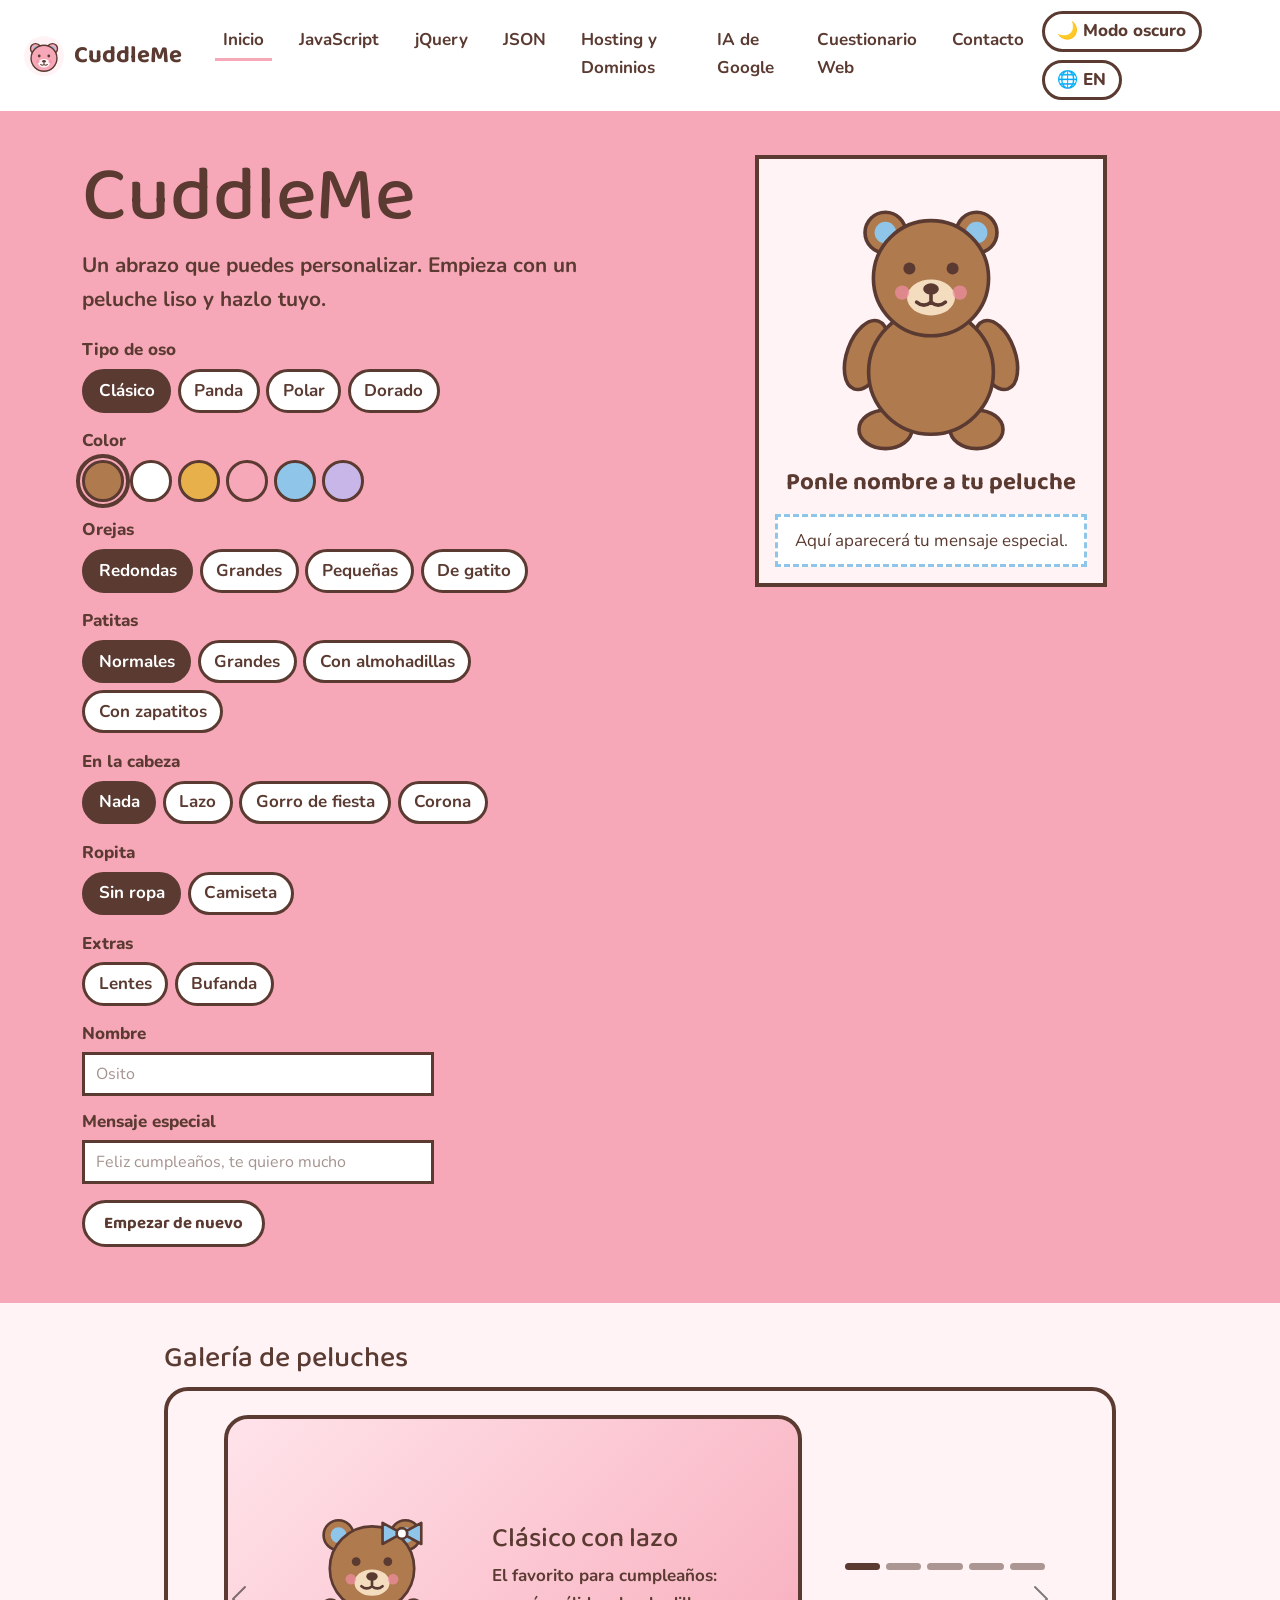
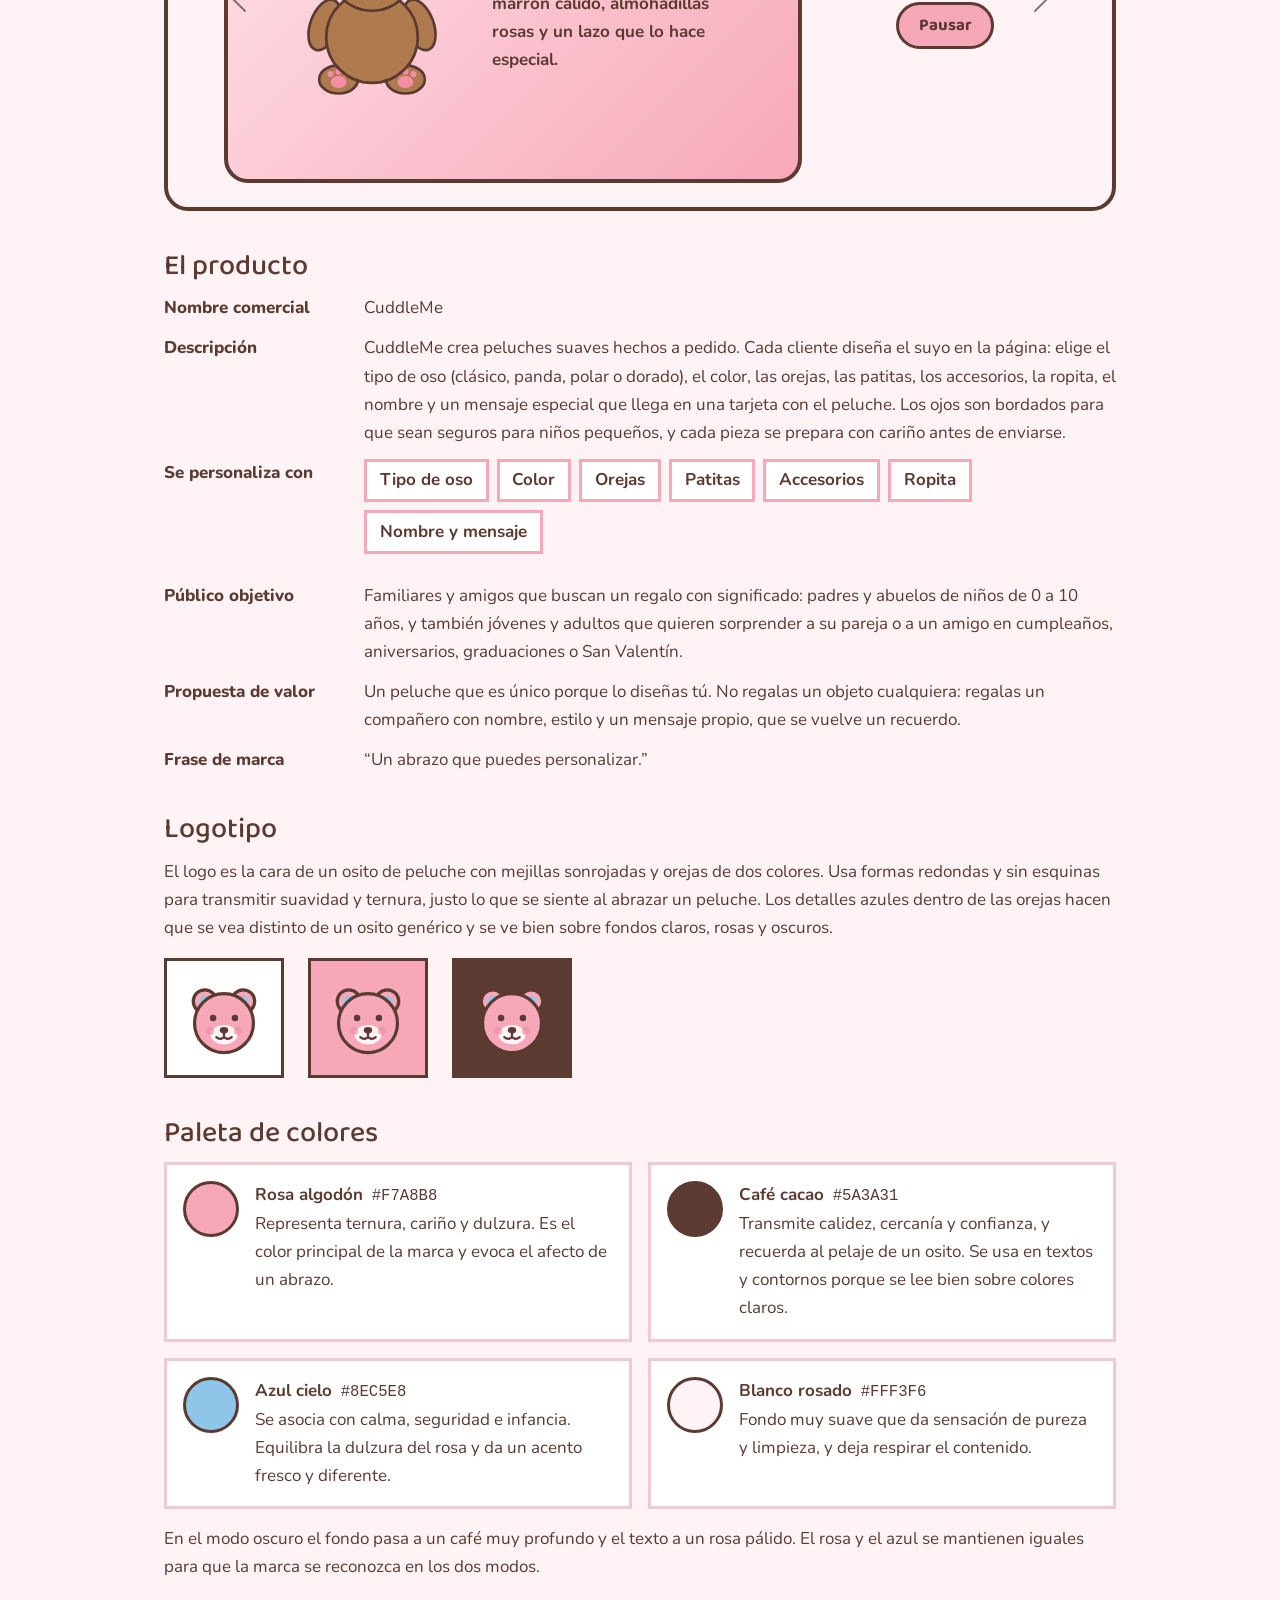
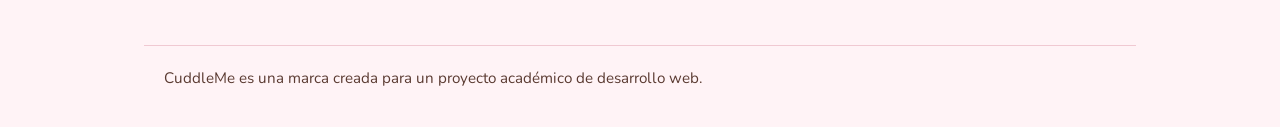
<file: Naverador.html>
<!DOCTYPE html>
<html lang="es" data-bs-theme="light"><head><meta charset="utf-8">
<meta name="viewport" content="width=device-width, initial-scale=1, viewport-fit=cover">
<title>CuddleMe</title>
<link rel="icon" href="data:image/svg+xml,%3Csvg xmlns=%27http://www.w3.org/2000/svg%27 viewBox=%270 0 64 64%27%3E%3Ctext y=%2752%27 font-size=%2752%27%3E%F0%9F%A7%B8%3C/text%3E%3C/svg%3E">
<!-- Se aplica el tema guardado antes de pintar la página para evitar un parpadeo blanco. -->
<script>
(function () {
  var tema = 'light';
  try {
    tema = localStorage.getItem('cuddle-tema') || (matchMedia('(prefers-color-scheme: dark)').matches ? 'dark' : 'light');
  } catch (e) {}
  document.documentElement.setAttribute('data-bs-theme', tema);
})();
</script>
<link rel="preconnect" href="https://fonts.googleapis.com"><link rel="preconnect" href="https://fonts.gstatic.com" crossorigin>
<link href="https://fonts.googleapis.com/css2?family=Baloo+2:wght@600;700;800&family=Nunito:wght@400;700;800&display=swap" rel="stylesheet">
<!-- Bootstrap 5.3: sistema de rejilla, navbar, tarjetas, modal, carrusel y temas claro/oscuro. -->
<link href="https://cdn.jsdelivr.net/npm/bootstrap@5.3.3/dist/css/bootstrap.min.css" rel="stylesheet">
<style>
/* ==================== VARIABLES Y TEMAS ==================== */
/* Colores de marca (iguales en ambos temas) y colores que cambian con el tema. */
:root,[data-bs-theme=light]{
  --rosa:#F7A8B8;--cielo:#8EC5E8;--cacao:#5A3A31;
  --bg:#FFF3F6;--surface:#fff;--ink:#5A3A31;--line:#f0c9d2;
  --strong:#5A3A31;--on-strong:#fff;--hero:#F7A8B8;--code-bg:#5A3A31;
  --bs-body-bg:#FFF3F6;--bs-body-color:#5A3A31;
}
[data-bs-theme=dark]{
  --bg:#1d1517;--surface:#2a1e21;--ink:#f4e4e8;--line:#4a3036;
  --strong:#F7A8B8;--on-strong:#2a1519;--hero:#3a2027;--code-bg:#130d0e;
  --bs-body-bg:#1d1517;--bs-body-color:#f4e4e8;
}

/* ==================== ESTILOS GENERALES ==================== */
*{box-sizing:border-box}
html{scroll-behavior:smooth}
body{margin:0;background:var(--bg);color:var(--ink);font:1.0625rem/1.65 Nunito,system-ui,sans-serif;transition:background-color .35s ease,color .35s ease}
h1,h2,h3{font-family:"Baloo 2",Nunito,system-ui,sans-serif;line-height:1.1;color:var(--ink)}
h1{font-size:clamp(2.8rem,8vw,4.8rem);margin:0}h2{font-size:1.8rem;margin:2.5rem 0 .75rem}h3{font-size:1.25rem}
a{color:var(--ink);text-decoration-color:var(--rosa);text-decoration-thickness:3px;text-underline-offset:3px}
a:hover{color:var(--ink)}
:focus-visible{outline:3px solid var(--cielo)!important;outline-offset:2px}
.wrap{max-width:62rem;margin:0 auto;padding:0 1.25rem 1rem}
.lead{font-size:1.3rem;font-weight:400;max-width:34rem}
.hero .lead{margin:.5rem 0 1.25rem;font-weight:700}
.page .lead{max-width:42rem}
code{font:.92em ui-monospace,Consolas,monospace;background:var(--surface);color:var(--ink);padding:.05em .3em}
pre{background:var(--code-bg);color:#fff;padding:1rem;overflow-x:auto;border-left:6px solid var(--rosa);line-height:1.5;border-radius:0 12px 12px 0}
pre code{background:none;padding:0;color:inherit}
.scroll{overflow-x:auto}
table{border-collapse:collapse;width:100%;background:var(--surface);margin:1rem 0;color:var(--ink)}
th,td{text-align:left;padding:.6rem .8rem;border:2px solid var(--line);vertical-align:top}
th{background:var(--rosa);color:#5A3A31}

/* ==================== BARRA DE NAVEGACIÓN (Bootstrap navbar) ==================== */
.navbar{background:var(--surface);border-bottom:4px solid var(--rosa);padding-top:.7rem;padding-bottom:.7rem;transition:padding .25s ease,box-shadow .25s ease,background-color .35s ease}
.navbar.scrolled{padding-top:.3rem;padding-bottom:.3rem;box-shadow:0 6px 18px rgba(90,58,49,.18)}
.brand{display:flex;align-items:center;gap:.6rem;font:700 1.5rem "Baloo 2",sans-serif;color:var(--ink);text-decoration:none}
.brand svg{background:#FFF3F6;border-radius:50%;padding:2px}
.navbar .nav-link{color:var(--ink);font-weight:700;border-bottom:3px solid transparent;padding:.25rem 0;margin:0 .6rem;transition:border-color .2s}
.navbar .nav-link:hover,.navbar .nav-link.active{color:var(--ink);border-bottom-color:var(--rosa)}
.navbar-toggler{border:3px solid var(--ink);color:var(--ink);font-size:1.3rem;line-height:1;padding:.25rem .6rem}
.tema-btn{border:3px solid var(--ink);background:var(--surface);color:var(--ink);border-radius:999px;padding:.2rem .8rem;font-weight:800;cursor:pointer;transition:background-color .2s,transform .2s}
.tema-btn:hover{background:var(--cielo);color:#5A3A31}
.tema-btn:active{transform:scale(.95)}

/* ==================== BOTONES (Bootstrap .btn con colores de marca) ==================== */
.btn-cuddle{--bs-btn-color:#5A3A31;--bs-btn-bg:var(--rosa);--bs-btn-border-color:var(--ink);--bs-btn-hover-color:#5A3A31;--bs-btn-hover-bg:var(--cielo);--bs-btn-hover-border-color:var(--ink);--bs-btn-active-color:#5A3A31;--bs-btn-active-bg:var(--cielo);--bs-btn-active-border-color:var(--ink);--bs-btn-border-width:3px;--bs-btn-border-radius:999px;font:700 1.05rem "Baloo 2",sans-serif;padding:.45rem 1.2rem;transition:background-color .2s,transform .15s}
.btn-cuddle:active{transform:scale(.96)}
.hero .btn-cuddle{--bs-btn-bg:var(--surface);--bs-btn-color:var(--ink);--bs-btn-hover-color:#5A3A31}

/* ==================== SECCIÓN HERO Y PERSONALIZADOR ==================== */
.hero{background:var(--hero);padding:2.5rem 0;transition:background-color .35s ease}
.f{display:block;font-weight:800;margin:.8rem 0 .2rem}
.form-control{font:1rem Nunito,sans-serif;padding:.5rem .7rem;border:3px solid var(--ink);border-radius:0;background-color:var(--surface);color:var(--ink)}
.form-control:focus{background-color:var(--surface);color:var(--ink);border-color:var(--ink);box-shadow:0 0 0 .25rem rgba(142,197,232,.6)}
.form-control::placeholder{color:var(--ink);opacity:.55}
.hero .form-control{max-width:22rem}
.stage{background:#FFF3F6;color:#5A3A31;border:4px solid #5A3A31;padding:1rem;text-align:center;max-width:22rem;margin:0 auto}
.stage svg{width:100%;max-width:15rem;height:auto}
.stage .hola{font:700 1.5rem "Baloo 2",sans-serif;margin:0}
.nota{background:#fff;border:3px dashed var(--cielo);padding:.6rem .8rem;margin:.75rem 0 0;min-height:3rem}
@media (min-width:992px){.stage{position:sticky;top:5.5rem}}
.g{border:0;padding:0;margin:.9rem 0}.g legend{font-weight:800;padding:0;margin-bottom:.3rem;font-size:1.0625rem;font-family:Nunito,sans-serif;float:none}
.chips{display:flex;flex-wrap:wrap;gap:.4rem}.chips label{position:relative;cursor:pointer;display:block}
.chips input{position:absolute;opacity:0}
.chips .t{display:block;padding:.3rem .85rem;background:var(--surface);border:3px solid var(--ink);border-radius:999px;font-weight:700;transition:background-color .2s,color .2s}
.chips input:checked+.t{background:var(--strong);color:var(--on-strong)}
.chips input:focus-visible+.t,.chips input:focus-visible+.cs{outline:4px solid var(--cielo);outline-offset:2px}
.cs{display:block;width:2.6rem;height:2.6rem;border-radius:50%;border:3px solid var(--ink)}
.chips input:checked+.cs{outline:4px solid var(--ink);outline-offset:2px}
.ver{position:absolute;width:1px;height:1px;overflow:hidden;clip:rect(0 0 0 0)}

/* ==================== PÁGINA DE INICIO ==================== */
.facts{display:grid;grid-template-columns:11rem 1fr;gap:.75rem 1.5rem}.facts dt{font-weight:800}.facts dd{margin:0}
.opts{display:flex;flex-wrap:wrap;gap:.5rem;list-style:none;padding:0}.opts li{background:var(--surface);border:3px solid var(--rosa);padding:.3rem .8rem;font-weight:700}
.swatch{display:flex;gap:1rem;background:var(--surface);border:3px solid var(--line);padding:1rem;height:100%}
.swatch p{margin:.1rem 0 0}
.chip{flex:none;width:3.5rem;height:3.5rem;border:3px solid var(--ink);border-radius:50%}
.logo-row{display:flex;flex-wrap:wrap;gap:1.5rem}
.logo-row svg{background:#fff;border:3px solid var(--ink);padding:1rem}.logo-row svg.dk{background:#5A3A31}.logo-row svg.pk{background:var(--rosa)}
@media (max-width:40rem){.facts{grid-template-columns:1fr}.facts dd{margin-bottom:.5rem}}

/* Carrusel con crossfade (Bootstrap .carousel-fade) */
.slide{display:flex;flex-direction:column;align-items:center;gap:1rem;background:linear-gradient(135deg,var(--s1),var(--s2));color:#5A3A31;border:4px solid var(--ink);border-radius:1.5rem;padding:1.5rem 3.5rem;min-height:23rem;justify-content:center}
@media (min-width:768px){.slide{flex-direction:row;gap:2rem}}
.slide h3{color:#5A3A31;font-size:1.7rem}
.slide p{margin:0;font-weight:700;max-width:26rem}
.slide-img{width:11rem;height:auto;flex:none}
.carousel-control-prev-icon,.carousel-control-next-icon{filter:invert(1)}
.carousel-indicators{position:static;margin:.9rem 0 0;justify-content:center}
.carousel-indicators [data-bs-target]{background-color:var(--ink);width:2.2rem;height:.45rem;border:0;border-radius:99px}
.carousel-controls-row{display:flex;align-items:center;justify-content:center;gap:1rem;flex-wrap:wrap}
.carousel-controls-row .carousel-indicators{margin:.9rem 0 0}

/* ==================== PÁGINAS EDUCATIVAS ==================== */
.page-head{display:flex;flex-wrap:wrap;align-items:center;justify-content:space-between;gap:1rem;margin-top:1.5rem}
.page-head h1{margin-top:0}
.banner-bear{width:9rem;height:auto;flex:none;background:var(--hero);border:4px solid var(--ink);border-radius:50% 50% 1.5rem 1.5rem;padding:.6rem}
.demo{background:var(--surface);border:3px solid var(--ink);padding:1rem;margin:1rem 0;display:flex;flex-wrap:wrap;align-items:center;gap:.75rem 1rem}
.bib{margin-top:2.5rem;border-top:3px solid var(--rosa)}
.two{display:grid;grid-template-columns:repeat(auto-fit,minmax(18rem,1fr));gap:0 1.5rem}
.box{background:var(--surface);border:3px solid var(--cielo);padding:1rem;margin:.5rem 0;flex-basis:100%}.box.alt{border-color:var(--rosa)}
#caja{display:none}
textarea.form-control{font:.95rem ui-monospace,Consolas,monospace;margin:.5rem 0}
.anat{font:700 2rem "Baloo 2",sans-serif;margin:1rem 0}.anat .p{padding:.1rem .5rem;border-radius:10px}
.sub{background:var(--cielo);color:#5A3A31}.dom{background:var(--strong);color:var(--on-strong)}.tld{background:var(--rosa);color:#5A3A31}
.flow{list-style:none;counter-reset:s;padding:0}
.flow li{counter-increment:s;position:relative;background:var(--surface);border-left:6px solid var(--rosa);padding:.7rem 1rem .7rem 3rem;margin:0 0 1.1rem}
.flow li::before{content:counter(s);position:absolute;left:.8rem;font:700 1.2rem "Baloo 2",sans-serif}
.flow li:not(:last-child)::after{content:"";position:absolute;left:1.05rem;bottom:-1rem;border:.4rem solid transparent;border-top-color:var(--rosa)}

/* ==================== PÁGINA: IA DE GOOGLE ==================== */
.filtros{display:flex;flex-wrap:wrap;gap:.5rem;align-items:center;margin:1.25rem 0 .5rem}
.filtros .form-control{max-width:15rem;border-radius:999px}
.tool{background:var(--surface);border:3px solid var(--ink);border-radius:1.25rem;overflow:hidden;color:var(--ink);transition:transform .2s ease,box-shadow .2s ease}
.tool:hover{transform:translateY(-4px);box-shadow:0 10px 0 var(--rosa)}
.tool-banner{height:7.5rem;display:flex;align-items:center;justify-content:center;background:linear-gradient(135deg,var(--g1),var(--g2));border-bottom:3px solid var(--ink);font-size:3.4rem}
.tool h3{margin:.4rem 0 .3rem;color:var(--ink)}
.tool p{font-size:.98rem;margin-bottom:1rem}
.cat{display:inline-block;align-self:flex-start;font-weight:800;font-size:.85rem;padding:.1rem .7rem;border-radius:999px;border:2px solid #5A3A31;color:#5A3A31}
.cat-estudio{background:var(--cielo)}.cat-creatividad{background:var(--rosa)}.cat-desarrollo{background:#F6C945}
.pop{animation:pop .35s ease both}
@keyframes pop{from{opacity:0;transform:scale(.94)}to{opacity:1;transform:none}}
.modal-content{background:var(--surface);color:var(--ink);border:4px solid var(--ink);border-radius:1.25rem}
.modal-header,.modal-footer{border-color:var(--line)}
.modal-title{font:700 1.6rem "Baloo 2",sans-serif;color:var(--ink)}
.idea{background:var(--bg);border-left:6px solid var(--cielo);padding:.7rem 1rem;margin:1rem 0 0}
.nota-pie{background:var(--surface);border:3px dashed var(--cielo);padding:.8rem 1rem;margin-top:1.5rem}

/* ==================== CUESTIONARIO ==================== */
.q{background:var(--surface);border:3px solid var(--ink);margin:0 0 1.25rem;padding:1rem 1.25rem}
.q legend{font:700 1.15rem "Baloo 2",sans-serif;padding:0 .4rem;float:none;width:auto;margin-bottom:.4rem}
.q label{display:block;padding:.45rem .7rem;margin:.25rem 0;border:3px solid transparent;border-radius:12px;cursor:pointer;transition:border-color .2s}
.q label:hover{border-color:var(--rosa)}
.q .right{background:#DDF1E4;border-color:#3E8E5A;color:#16301f}.q .wrong{background:#FBE0E0;border-color:#B3261E;color:#4a1411}
.fb{margin:.6rem 0 0;font-weight:700}
.result{background:var(--strong);color:var(--on-strong);padding:1.25rem;font:700 1.4rem "Baloo 2",sans-serif;margin:1.5rem 0}

/* ==================== NAVEGACIÓN SUAVE Y EXTRAS ==================== */
main{transition:opacity .18s ease}
main.saliendo{opacity:0}
.vista{display:none}.vista.on{display:block;animation:entra .45s ease both}
@keyframes entra{from{opacity:0;transform:translateY(10px)}to{opacity:1;transform:none}}
.subir{position:fixed;right:max(1rem,env(safe-area-inset-right,0px));bottom:max(1rem,env(safe-area-inset-bottom,0px));width:3rem;height:3rem;border-radius:50%;border:3px solid var(--ink);background:var(--rosa);color:#5A3A31;font-size:1.3rem;font-weight:800;cursor:pointer;opacity:0;pointer-events:none;transform:translateY(12px);transition:opacity .25s,transform .25s;z-index:1030}
.subir.visible{opacity:1;pointer-events:auto;transform:none}
footer{max-width:62rem;margin:2rem auto 0;padding:1.25rem;border-top:1px solid var(--line);font-size:.95rem}
:root{box-sizing:border-box;padding-top:env(safe-area-inset-top,0px);padding-bottom:env(safe-area-inset-bottom,0px)}
html{scroll-padding-top:env(safe-area-inset-top,0px)}
@media (prefers-reduced-motion:reduce){
  html{scroll-behavior:auto}
  *,*::before,*::after{animation-duration:.01ms!important;transition-duration:.01ms!important}
}
</style>
</head><body>
<!-- SVG oculto que define el logotipo reutilizable de CuddleMe. -->
<svg width="0" height="0" style="position:absolute" aria-hidden="true"><symbol id="logo" viewBox="0 0 64 64">
<circle cx="17" cy="19" r="9" fill="#F7A8B8" stroke="#5A3A31" stroke-width="2.5"/><circle cx="17" cy="19" r="4.2" fill="#8EC5E8"/>
<circle cx="47" cy="19" r="9" fill="#F7A8B8" stroke="#5A3A31" stroke-width="2.5"/><circle cx="47" cy="19" r="4.2" fill="#8EC5E8"/>
<circle cx="32" cy="36" r="23" fill="#F7A8B8" stroke="#5A3A31" stroke-width="2.5"/>
<ellipse cx="32" cy="45" rx="10.5" ry="7.5" fill="#FFF3F6"/>
<circle cx="21" cy="42" r="3.2" fill="#F28FA6" opacity=".7"/><circle cx="43" cy="42" r="3.2" fill="#F28FA6" opacity=".7"/>
<circle cx="23.5" cy="32" r="2.5" fill="#5A3A31"/><circle cx="40.5" cy="32" r="2.5" fill="#5A3A31"/>
<ellipse cx="32" cy="41.5" rx="3.3" ry="2.4" fill="#5A3A31"/>
<path d="M32 44v3M32 47q-3 2.6-6 0M32 47q3 2.6 6 0" fill="none" stroke="#5A3A31" stroke-width="1.8" stroke-linecap="round"/>
</symbol></svg>

<!-- Encabezado principal: navbar de Bootstrap con logotipo, menú y botón de tema claro/oscuro. -->
<nav class="navbar navbar-expand-xl sticky-top" id="barra" aria-label="Principal">
  <div class="container-fluid px-3 px-xl-4">
    <a class="brand navbar-brand m-0" href="#inicio"><svg width="40" height="40" aria-hidden="true"><use href="#logo"/></svg><span>CuddleMe</span></a>
    <button class="navbar-toggler" type="button" data-bs-toggle="collapse" data-bs-target="#menu" aria-controls="menu" aria-expanded="false" aria-label="Abrir menú">☰</button>
    <div class="collapse navbar-collapse" id="menu">
      <ul class="navbar-nav ms-xl-4 me-auto mb-2 mb-xl-0">
        <li class="nav-item"><a class="nav-link" href="#inicio">Inicio</a></li>
        <li class="nav-item"><a class="nav-link" href="#javascript">JavaScript</a></li>
        <li class="nav-item"><a class="nav-link" href="#jquery">jQuery</a></li>
        <li class="nav-item"><a class="nav-link" href="#json">JSON</a></li>
        <li class="nav-item"><a class="nav-link" href="#hosting">Hosting y Dominios</a></li>
        <li class="nav-item"><a class="nav-link" href="#ia">IA de Google</a></li>
        <li class="nav-item"><a class="nav-link" href="#cuestionario">Cuestionario Web</a></li>
        <li class="nav-item"><a class="nav-link" href="#contacto">Contacto</a></li>
      </ul>
      <div class="d-flex flex-wrap gap-2"><button id="tema" class="tema-btn" type="button" aria-pressed="false"><span id="tema-icono" aria-hidden="true">🌙</span> <span id="tema-txt">Modo oscuro</span></button>
      <button id="idioma" class="tema-btn" type="button" aria-label="Switch to English / Cambiar a español" title="English / Español"><span aria-hidden="true">🌐</span> <span id="idioma-txt">EN</span></button></div>
    </div>
  </div>
</nav>

<!-- Contenido principal del sitio. La clase "vista" permite cambiar entre secciones. -->
<main><section class="vista" id="inicio">
<!-- Sección principal donde el usuario personaliza su peluche. -->
<section class="hero"><div class="container"><div class="row g-4 g-lg-5 align-items-start">
<div class="col-lg-6 order-2 order-lg-1"><h1>CuddleMe</h1>
<p class="lead">Un abrazo que puedes personalizar. Empieza con un peluche liso y hazlo tuyo.</p>
<div id="ctrl"></div>
<label class="f" for="nombre">Nombre</label><input id="nombre" class="form-control" type="text" placeholder="Osito" maxlength="16">
<label class="f" for="msg">Mensaje especial</label><input id="msg" class="form-control" type="text" placeholder="Feliz cumpleaños, te quiero mucho" maxlength="60">
<p class="mt-3"><button id="reset" class="btn btn-cuddle" type="button">Empezar de nuevo</button></p></div>
<div class="col-lg-6 order-1 order-lg-2"><div class="stage" aria-live="polite"><div id="escena"></div><p class="hola" id="hola"></p><p class="nota" id="nota"></p></div></div>
</div></div></section>
<div class="wrap">
<!-- Galería: carrusel de Bootstrap con efecto crossfade (clase carousel-fade). -->
<section><h2>Galería de peluches</h2>
<div id="galeria" class="carousel slide carousel-fade" data-bs-ride="carousel" data-bs-interval="4500" data-bs-pause="false" aria-roledescription="carrusel" aria-label="Galería de peluches CuddleMe">
  <div class="carousel-inner">
    <div class="carousel-item active"><div class="slide" style="--s1:#FFE3EA;--s2:#F7A8B8"><img class="slide-img" data-oso="lazo" alt="Oso clásico marrón con un lazo azul en la cabeza y almohadillas en las patitas" width="176" height="211"><div><h3>Clásico con lazo</h3><p>El favorito para cumpleaños: marrón cálido, almohadillas rosas y un lazo que lo hace especial.</p></div></div></div>
    <div class="carousel-item"><div class="slide" style="--s1:#E4F2FB;--s2:#8EC5E8"><img class="slide-img" data-oso="panda" alt="Panda con lentes y almohadillas" width="176" height="211"><div><h3>Panda estudioso</h3><p>Con lentes puestos, listo para acompañar una graduación o regalarle ánimo a alguien en exámenes.</p></div></div></div>
    <div class="carousel-item"><div class="slide" style="--s1:#EEF6FB;--s2:#C9B6E8"><img class="slide-img" data-oso="polar" alt="Oso polar con bufanda azul y zapatitos" width="176" height="211"><div><h3>Polar con bufanda</h3><p>Pensado para abrazar en días fríos. Los zapatitos y la bufanda combinan en tono.</p></div></div></div>
    <div class="carousel-item"><div class="slide" style="--s1:#FFF3C9;--s2:#F6C945"><img class="slide-img" data-oso="corona" alt="Oso dorado con corona y camiseta con corazón" width="176" height="211"><div><h3>Dorado con corona</h3><p>Para aniversarios y San Valentín: camiseta con corazón y corona de rey o reina.</p></div></div></div>
    <div class="carousel-item"><div class="slide" style="--s1:#F1E8FB;--s2:#C9B6E8"><img class="slide-img" data-oso="gatito" alt="Oso lila con orejas de gatito y lentes" width="176" height="211"><div><h3>Lila con orejas de gatito</h3><p>Una mezcla divertida de oso y gatito. Las combinaciones se eligen en el personalizador de arriba.</p></div></div></div>
  </div>
  <button class="carousel-control-prev" type="button" data-bs-target="#galeria" data-bs-slide="prev"><span class="carousel-control-prev-icon" aria-hidden="true"></span><span class="visually-hidden">Anterior</span></button>
  <button class="carousel-control-next" type="button" data-bs-target="#galeria" data-bs-slide="next"><span class="carousel-control-next-icon" aria-hidden="true"></span><span class="visually-hidden">Siguiente</span></button>
  <div class="carousel-controls-row">
    <div class="carousel-indicators">
      <button type="button" data-bs-target="#galeria" data-bs-slide-to="0" class="active" aria-current="true" aria-label="Diapositiva 1"></button>
      <button type="button" data-bs-target="#galeria" data-bs-slide-to="1" aria-label="Diapositiva 2"></button>
      <button type="button" data-bs-target="#galeria" data-bs-slide-to="2" aria-label="Diapositiva 3"></button>
      <button type="button" data-bs-target="#galeria" data-bs-slide-to="3" aria-label="Diapositiva 4"></button>
      <button type="button" data-bs-target="#galeria" data-bs-slide-to="4" aria-label="Diapositiva 5"></button>
    </div>
    <button id="galeria-pausa" class="btn btn-cuddle btn-sm mt-3" type="button">Pausar</button>
  </div>
</div></section>

<!-- Información general sobre el producto CuddleMe. -->
<section><h2>El producto</h2>
<dl class="facts"><dt>Nombre comercial</dt><dd>CuddleMe</dd>
<dt>Descripción</dt><dd>CuddleMe crea peluches suaves hechos a pedido. Cada cliente diseña el suyo en la página: elige el tipo de oso (clásico, panda, polar o dorado), el color, las orejas, las patitas, los accesorios, la ropita, el nombre y un mensaje especial que llega en una tarjeta con el peluche. Los ojos son bordados para que sean seguros para niños pequeños, y cada pieza se prepara con cariño antes de enviarse.</dd>
<dt>Se personaliza con</dt><dd><ul class="opts"><li>Tipo de oso</li><li>Color</li><li>Orejas</li><li>Patitas</li><li>Accesorios</li><li>Ropita</li><li>Nombre y mensaje</li></ul></dd>
<dt>Público objetivo</dt><dd>Familiares y amigos que buscan un regalo con significado: padres y abuelos de niños de 0 a 10 años, y también jóvenes y adultos que quieren sorprender a su pareja o a un amigo en cumpleaños, aniversarios, graduaciones o San Valentín.</dd>
<dt>Propuesta de valor</dt><dd>Un peluche que es único porque lo diseñas tú. No regalas un objeto cualquiera: regalas un compañero con nombre, estilo y un mensaje propio, que se vuelve un recuerdo.</dd>
<dt>Frase de marca</dt><dd>“Un abrazo que puedes personalizar.”</dd></dl></section>
<!-- Explicación y ejemplos del logotipo de la marca. -->
<section><h2>Logotipo</h2>
<p>El logo es la cara de un osito de peluche con mejillas sonrojadas y orejas de dos colores. Usa formas redondas y sin esquinas para transmitir suavidad y ternura, justo lo que se siente al abrazar un peluche. Los detalles azules dentro de las orejas hacen que se vea distinto de un osito genérico y se ve bien sobre fondos claros, rosas y oscuros.</p>
<div class="logo-row"><svg width="120" height="120" aria-label="Logotipo sobre fondo claro" role="img"><use href="#logo"/></svg><svg class="pk" width="120" height="120" aria-label="Logotipo sobre fondo rosa" role="img"><use href="#logo"/></svg><svg class="dk" width="120" height="120" aria-label="Logotipo sobre fondo oscuro" role="img"><use href="#logo"/></svg></div></section>
<!-- Colores utilizados para representar la identidad visual (rejilla de Bootstrap). -->
<section><h2>Paleta de colores</h2>
<div class="row row-cols-1 row-cols-md-2 g-3">
<div class="col"><div class="swatch"><span class="chip" style="background:#F7A8B8"></span><div><strong>Rosa algodón</strong> <code>#F7A8B8</code><p>Representa ternura, cariño y dulzura. Es el color principal de la marca y evoca el afecto de un abrazo.</p></div></div></div>
<div class="col"><div class="swatch"><span class="chip" style="background:#5A3A31"></span><div><strong>Café cacao</strong> <code>#5A3A31</code><p>Transmite calidez, cercanía y confianza, y recuerda al pelaje de un osito. Se usa en textos y contornos porque se lee bien sobre colores claros.</p></div></div></div>
<div class="col"><div class="swatch"><span class="chip" style="background:#8EC5E8"></span><div><strong>Azul cielo</strong> <code>#8EC5E8</code><p>Se asocia con calma, seguridad e infancia. Equilibra la dulzura del rosa y da un acento fresco y diferente.</p></div></div></div>
<div class="col"><div class="swatch"><span class="chip" style="background:#FFF3F6"></span><div><strong>Blanco rosado</strong> <code>#FFF3F6</code><p>Fondo muy suave que da sensación de pureza y limpieza, y deja respirar el contenido.</p></div></div></div></div>
<p class="mt-3">En el modo oscuro el fondo pasa a un café muy profundo y el texto a un rosa pálido. El rosa y el azul se mantienen iguales para que la marca se reconozca en los dos modos.</p></section>
</div></section>

<!-- Página educativa sobre JavaScript y sus conceptos básicos. -->
<section class="vista page" id="javascript"><div class="wrap">
<div class="page-head"><div><h1>JavaScript (JS vanilla)</h1></div><img class="banner-bear" data-oso="panda" alt="" width="144" height="173"></div>
<p class="lead">JavaScript es el lenguaje de programación de los navegadores. Se usa en el desarrollo web para que una página reaccione a lo que hace la persona: clics, teclas, formularios y datos que llegan de un servidor. "Vanilla" significa JavaScript puro, sin librerías. En CuddleMe, por ejemplo, es lo que hace que el peluche de la página de inicio cambie de color mientras eliges.</p>

<h2>HTML, CSS y JS: tres capas</h2>
<p>Una página web se construye con tres lenguajes que se complementan. Piensa en un peluche: el HTML es el cuerpo, el CSS es el color y la ropita, y el JavaScript es lo que lo hace "hablar" cuando lo abrazas.</p>
<div class="scroll"><table><thead><tr><th>Lenguaje</th><th>Papel</th><th>Ejemplo en CuddleMe</th></tr></thead><tbody>
<tr><td>HTML</td><td>Estructura: qué contenido hay</td><td>El título, los campos de nombre y mensaje, la imagen del peluche</td></tr>
<tr><td>CSS</td><td>Estilo: cómo se ve</td><td>El rosa de la marca, la tipografía redondeada, los espacios</td></tr>
<tr><td>JS</td><td>Comportamiento: qué hace</td><td>El peluche cambia de color o de accesorio al elegir una opción</td></tr></tbody></table></div>

<h2>Conceptos básicos</h2>
<ul>
<li><strong>Variables:</strong> guardan datos para usarlos después. Se declaran con <code>let</code> (el valor puede cambiar) o <code>const</code> (no se vuelve a asignar).</li>
<li><strong>Funciones:</strong> bloques de código con nombre que se ejecutan cuando se necesitan.</li>
<li><strong>Eventos:</strong> cosas que ocurren en la página, como <code>click</code> (hacer clic) o <code>mouseover</code> (pasar el cursor, también llamado hover). Con <code>addEventListener</code> se conecta una función a un evento.</li></ul>

<h2>Ejemplo práctico</h2>
<p>El siguiente código usa una variable, una función y dos eventos. Pruébalo con el botón: haz clic para dar abrazos y pasa el cursor por encima para ver cómo cambia el color.</p>
<pre><code>/* ==================== EJEMPLO DE JAVASCRIPT ==================== */
// Obtiene los elementos del botón y del texto que muestra el número de abrazos.
const boton = document.getElementById('btn-abrazo');
const salida = document.getElementById('salida-abrazo');
let abrazos = 0;                      // variable

// Aumenta en uno el contador de abrazos y actualiza el texto en pantalla.
function darAbrazo() {                // función
  abrazos = abrazos + 1;
  salida.textContent = 'Abrazos: ' + abrazos;
}

// Ejecuta la función cuando el usuario hace clic en el botón.
boton.addEventListener('click', darAbrazo);                                   // evento click
boton.addEventListener('mouseover', () =&gt; boton.style.background = '#8EC5E8'); // evento hover
boton.addEventListener('mouseout',  () =&gt; boton.style.background = '');</code></pre>
<div class="demo"><button id="btn-abrazo" class="btn btn-cuddle">Dar un abrazo</button> <span id="salida-abrazo" aria-live="polite">Abrazos: 0</span></div>

<h3>Cómo se lee, paso a paso</h3>
<ol>
<li>Con <code>getElementById</code> se buscan en el HTML el botón y el texto donde se mostrará el resultado.</li>
<li>La variable <code>abrazos</code> empieza en 0.</li>
<li>La función <code>darAbrazo</code> suma 1 a la variable y actualiza el texto en pantalla.</li>
<li>Los eventos conectan el botón con las funciones: el clic llama a <code>darAbrazo</code> y el cursor cambia el color del botón.</li></ol>

<section class="bib"><h2>Recursos y bibliografía</h2><ul>
<li><a href="https://developer.mozilla.org/es/docs/Web/JavaScript">MDN Web Docs: JavaScript</a></li>
<li><a href="https://developer.mozilla.org/es/docs/Web/Events">MDN Web Docs: Eventos</a></li>
<li><a href="https://www.w3schools.com/js/">W3Schools: JavaScript Tutorial</a></li></ul></section>
</div></section>

<!-- Página educativa sobre la librería jQuery. -->
<section class="vista page" id="jquery"><div class="wrap">
<div class="page-head"><div><h1>jQuery</h1></div><img class="banner-bear" data-oso="polar" alt="" width="144" height="173"></div>
<p class="lead">jQuery es una librería de JavaScript lanzada en 2006. Nació porque los navegadores de esa época interpretaban el JavaScript de formas distintas, y escribir código que funcionara en todos era difícil. jQuery ofrecía una manera corta y uniforme de hacerlo, con el lema de escribir menos y hacer más.</p>
<h2>Sintaxis básica</h2>
<p>El símbolo <code>$</code> es la función principal de jQuery. El patrón siempre es el mismo: seleccionar un elemento y aplicarle una acción.</p>
<pre><code>$(&#x27;selector&#x27;).accion();

$(&#x27;#mensaje&#x27;).text(&#x27;Te quiero mucho&#x27;);   // selecciona por id y cambia el texto
$(&#x27;.tarjeta&#x27;).hide();                   // selecciona por clase y oculta</code></pre>
<p>Para usarla hay que cargar el archivo de jQuery antes de tu código, por ejemplo desde un CDN:</p>
<pre><code>&lt;script src=&quot;https://cdnjs.cloudflare.com/ajax/libs/jquery/3.7.1/jquery.min.js&quot;&gt;&lt;/script&gt;</code></pre>
<h2>Ventajas y desventajas frente a JavaScript moderno</h2>
<div class="two"><div><h3>Ventajas</h3><ul><li>Sintaxis corta y fácil de leer.</li><li>Efectos y animaciones listos para usar.</li><li>Hay mucho código y plugins existentes, por eso aún aparece en proyectos antiguos.</li></ul></div>
<div><h3>Desventajas</h3><ul><li>Es una descarga extra que hace la página más pesada.</li><li>Casi todo lo que resolvía ya existe en JavaScript moderno (<code>querySelector</code>, <code>classList</code>, <code>fetch</code>).</li><li>Los frameworks actuales usan otro enfoque y no dependen de jQuery.</li></ul></div></div>
<h2>Comparación: JS vanilla y jQuery</h2>
<p>La misma tarea escrita de las dos formas, lado a lado:</p>
<div class="scroll"><table><thead><tr><th>Tarea</th><th>JS vanilla</th><th>jQuery</th></tr></thead><tbody><tr><td>Seleccionar un elemento</td><td><code>const t = document.querySelector(&#x27;#nombre-peluche&#x27;);</code></td><td><code>const t = $(&#x27;#nombre-peluche&#x27;);</code></td></tr><tr><td>Escuchar un clic</td><td><code>btn.addEventListener(&#x27;click&#x27;, f);</code></td><td><code>$(&#x27;#btn&#x27;).on(&#x27;click&#x27;, f);</code></td></tr><tr><td>Ocultar un elemento</td><td><code>caja.style.display = &#x27;none&#x27;;</code></td><td><code>$(&#x27;#caja&#x27;).hide();</code></td></tr><tr><td>Agregar una clase</td><td><code>caja.classList.add(&#x27;destacado&#x27;);</code></td><td><code>$(&#x27;#caja&#x27;).addClass(&#x27;destacado&#x27;);</code></td></tr><tr><td>Cambiar el texto</td><td><code>t.textContent = &#x27;Osito&#x27;;</code></td><td><code>$(&#x27;#nombre-peluche&#x27;).text(&#x27;Osito&#x27;);</code></td></tr></tbody></table></div>
<h2>Efectos típicos</h2>
<p>Dos efectos clásicos de jQuery: <code>fadeIn</code> (aparecer poco a poco) y <code>slideToggle</code> (abrir y cerrar deslizando). Pruébalos:</p>
<pre><code>$(&#x27;#btn-fade&#x27;).on(&#x27;click&#x27;, function () {
  $(&#x27;#caja&#x27;).hide().fadeIn(600);        // el mensaje aparece suavemente
});
$(&#x27;#btn-slide&#x27;).on(&#x27;click&#x27;, function () {
  $(&#x27;#panel&#x27;).slideToggle(400);         // la lista se desliza abierta o cerrada
});</code></pre>
<div class="demo"><button id="btn-fade" class="btn btn-cuddle">fadeIn: ver mensaje</button> <button id="btn-slide" class="btn btn-cuddle">slideToggle: ver accesorios</button>
<div id="caja" class="box">💌 “Un abrazo que puedes personalizar.”</div>
<div id="panel" class="box alt"><strong>Accesorios disponibles:</strong> lazo, gorro de fiesta, corona, bufanda y lentes.</div></div>
<section class="bib"><h2>Recursos y bibliografía</h2><ul><li><a href="https://api.jquery.com/">jQuery API Documentation</a></li><li><a href="https://jquery.com/">jQuery: sitio oficial</a></li><li><a href="https://www.w3schools.com/jquery/">W3Schools: jQuery Tutorial</a></li></ul></section></div></section>

<!-- Página educativa sobre el formato de datos JSON. -->
<section class="vista page" id="json"><div class="wrap">
<div class="page-head"><div><h1>JSON</h1></div><img class="banner-bear" data-oso="lazo" alt="" width="144" height="173"></div>
<p class="lead">JSON (JavaScript Object Notation) es un formato de texto para representar datos. Es ligero, fácil de leer para una persona y fácil de procesar para casi cualquier lenguaje de programación. Por eso es el estándar para intercambiar datos entre aplicaciones y servidores: un peluche de CuddleMe, con su nombre, color y mensaje, puede viajar como JSON del formulario a la fábrica.</p>
<h2>Estructura básica</h2>
<ul><li><strong>Objeto:</strong> conjunto de pares clave-valor entre llaves <code>{ }</code>.</li><li><strong>Arreglo:</strong> lista ordenada de valores entre corchetes <code>[ ]</code>.</li><li><strong>Valores permitidos:</strong> texto, número, <code>true</code> o <code>false</code>, <code>null</code>, objetos y arreglos.</li><li><strong>Regla clave:</strong> las claves y los textos siempre van entre comillas dobles.</li></ul>
<h2>Objeto de JavaScript y cadena JSON</h2>
<p>Se parecen mucho, pero son cosas distintas: el objeto vive dentro del programa, y la cadena JSON es texto que se puede guardar o enviar.</p>
<div class="two"><div><h3>Objeto JS</h3><pre><code>const peluche = {
  nombre: &quot;Osito&quot;,
  color: &quot;rosa&quot;,
  accesorios: [&quot;lazo&quot;, &quot;gorro&quot;],
  ropita: &quot;camiseta&quot;,
  mensaje: &quot;Te quiero mucho&quot;,
  personalizado: true
};</code></pre></div><div><h3>Cadena JSON</h3><pre><code>{
  &quot;nombre&quot;: &quot;Osito&quot;,
  &quot;color&quot;: &quot;rosa&quot;,
  &quot;accesorios&quot;: [&quot;lazo&quot;, &quot;gorro&quot;],
  &quot;ropita&quot;: &quot;camiseta&quot;,
  &quot;mensaje&quot;: &quot;Te quiero mucho&quot;,
  &quot;personalizado&quot;: true
}</code></pre></div></div>
<div class="scroll"><table><thead><tr><th>Diferencia</th><th>Objeto JS</th><th>JSON</th></tr></thead><tbody><tr><td>Claves</td><td>Con o sin comillas</td><td>Siempre con comillas dobles</td></tr><tr><td>Comillas simples</td><td>Permitidas</td><td>No permitidas</td></tr><tr><td>Funciones y comentarios</td><td>Permitidos</td><td>No permitidos</td></tr></tbody></table></div>
<p>Dos métodos convierten entre ambos: <code>JSON.stringify(objeto)</code> crea la cadena y <code>JSON.parse(cadena)</code> vuelve a crear el objeto.</p>
<h2>Pruébalo</h2>
<pre><code>const texto = document.getElementById(&#x27;entrada&#x27;).value;
try {
  const objeto = JSON.parse(texto);   // Convierte el texto JSON en un objeto JavaScript.   // cadena JSON -&gt; objeto JS
  salida.textContent = &#x27;Válido. El peluche se llama &#x27; + objeto.nombre;
} catch (error) {
  salida.textContent = &#x27;JSON inválido: &#x27; + error.message;
}</code></pre>
<div class="demo"><div style="flex-basis:100%"><label for="entrada"><strong>Edita el JSON y pulsa el botón:</strong></label>
<textarea id="entrada" class="form-control" rows="8">{
  &quot;nombre&quot;: &quot;Osito&quot;,
  &quot;color&quot;: &quot;rosa&quot;,
  &quot;accesorios&quot;: [&quot;lazo&quot;, &quot;gorro&quot;],
  &quot;ropita&quot;: &quot;camiseta&quot;,
  &quot;mensaje&quot;: &quot;Te quiero mucho&quot;,
  &quot;personalizado&quot;: true
}</textarea></div>
<button id="btn-json" class="btn btn-cuddle">Convertir con JSON.parse</button> <span id="salida" aria-live="polite"></span></div>
<h2>Cómo lo usan las aplicaciones web</h2>
<p>Cuando una página necesita datos (por ejemplo, el estado de un pedido), el navegador envía una petición a un servidor o a una API. El servidor responde con texto en formato JSON, y el código de la página lo convierte en objetos para mostrarlo en pantalla. También funciona al revés: al enviar el formulario de personalización, la página manda los datos del peluche como JSON.</p>
<pre><code>fetch(&#x27;https://api.ejemplo.com/pedidos/1&#x27;)
  .then(respuesta =&gt; respuesta.json())      // lee la respuesta como JSON
  .then(datos =&gt; console.log(datos.peluche.nombre));</code></pre><section class="bib"><h2>Recursos y bibliografía</h2><ul><li><a href="https://developer.mozilla.org/es/docs/Web/JavaScript/Reference/Global_Objects/JSON">MDN: JSON</a></li><li><a href="https://www.json.org/json-es.html">JSON.org (especificación)</a></li><li><a href="https://www.w3schools.com/js/js_json_intro.asp">W3Schools: JSON Tutorial</a></li></ul></section></div></section>

<!-- Página educativa sobre hosting, dominios y DNS. -->
<section class="vista page" id="hosting"><div class="wrap">
<div class="page-head"><div><h1>Web hosting y dominios</h1></div><img class="banner-bear" data-oso="corona" alt="" width="144" height="173"></div>
<p class="lead">Una página web es un conjunto de archivos. Para que otras personas la vean, esos archivos deben estar en un servidor conectado a internet (hosting), y alguien debe poder encontrarlos con un nombre fácil de recordar (dominio).</p>
<h2>Web hosting</h2>
<p>El hosting es el servicio que guarda tus archivos en un servidor que está encendido todo el tiempo y los entrega a quien los pida.</p>
<div class="scroll"><table><thead><tr><th>Tipo</th><th>Cómo funciona</th><th>Útil para</th></tr></thead><tbody>
<tr><td>Compartido</td><td>Varios sitios comparten un mismo servidor</td><td>Sitios pequeños con poco tráfico y presupuesto bajo</td></tr>
<tr><td>VPS</td><td>Una parte reservada de un servidor, con control sobre el sistema</td><td>Proyectos que necesitan configuración propia</td></tr>
<tr><td>Nube</td><td>Recursos repartidos en muchos servidores que crecen según la demanda</td><td>Sitios con tráfico variable o que deben escalar</td></tr></tbody></table></div>
<h3>Cómo funciona Vercel para sitios estáticos</h3>
<p>Un sitio estático son archivos HTML, CSS y JS que no necesitan procesarse en el servidor, como este. Vercel es una plataforma en la nube pensada para publicarlos:</p>
<ol><li>Conectas tu repositorio de GitHub a Vercel.</li><li>Vercel toma los archivos y los publica en su red de servidores repartidos por el mundo (CDN), así la página carga desde un lugar cercano.</li><li>Te da una URL pública con el formato <code>nombre-proyecto.vercel.app</code> y HTTPS incluido.</li><li>Cada vez que haces <code>git push</code>, Vercel vuelve a desplegar el sitio automáticamente.</li></ol>
<h2>Dominios</h2>
<p>Un <strong>nombre de dominio</strong> es la dirección legible de un sitio (como <code>cuddleme.com</code>). Reemplaza a la dirección IP, que es un número difícil de recordar. Se compra por año a un registrador.</p>
<div class="anat" aria-label="tienda.cuddleme.com dividido en subdominio, dominio y TLD"><span class="p sub">tienda</span>.<span class="p dom">cuddleme</span>.<span class="p tld">com</span></div>
<ul><li><strong>TLD (dominio de nivel superior):</strong> el final del dominio, como <code>.com</code> (comercial), <code>.net</code> (redes) o <code>.org</code> (organizaciones).</li><li><strong>Dominio:</strong> el nombre que eliges, junto a su TLD.</li><li><strong>Subdominio:</strong> una sección antes del dominio, como <code>tienda</code> en <code>tienda.cuddleme.com</code>, que sirve para separar partes del sitio.</li></ul>
<h2>Propagación DNS</h2>
<p>El DNS es la "guía telefónica" de internet: traduce dominios a direcciones IP. Así ocurre una consulta:</p>
<ol class="flow"><li>Escribes <code>tienda.cuddleme.com</code> en el navegador.</li><li>El navegador y el sistema operativo buscan la IP en su memoria (caché). Si no la tienen, preguntan al resolver DNS de tu proveedor de internet.</li><li>El resolver consulta a un servidor raíz, que lo envía al servidor del TLD (<code>.com</code>).</li><li>El servidor del TLD indica cuál es el servidor DNS autoritativo del dominio, que guarda los registros reales.</li><li>El servidor autoritativo responde con la dirección IP del hosting.</li><li>El navegador se conecta a esa IP y recibe la página. La respuesta queda en caché por un tiempo.</li></ol>
<p>Cuando cambias un registro DNS (por ejemplo, apuntar tu dominio a Vercel), los servidores del mundo no se enteran al instante: cada uno guarda la respuesta anterior hasta que vence su TTL (tiempo de vida). A ese reparto gradual se le llama <strong>propagación</strong> y puede tardar desde minutos hasta 48 horas.</p>
<section class="bib"><h2>Recursos y bibliografía</h2><ul><li><a href="https://vercel.com/docs">Vercel Docs</a></li><li><a href="https://developer.mozilla.org/es/docs/Glossary/DNS">MDN: DNS (glosario)</a></li><li><a href="https://developer.mozilla.org/es/docs/Glossary/TLD">MDN: TLD (glosario)</a></li><li><a href="https://www.w3schools.com/whatis/whatis_hosting.asp">W3Schools: Web Hosting</a></li></ul></section></div></section>

<!-- NUEVA página: 15 herramientas de IA de Google con nivel gratuito. Las tarjetas se generan con JavaScript. -->
<section class="vista page" id="ia"><div class="wrap">
<div class="page-head"><div><h1>15 IA de Google</h1></div><img class="banner-bear" data-oso="gatito" alt="" width="144" height="173"></div>
<p class="lead">Google ofrece herramientas de inteligencia artificial que puedes probar sin pagar con una cuenta personal. Aquí están 15, agrupadas por lo que te ayudan a hacer. Pulsa "Cómo se usa" en cada una para ver los pasos y una idea aplicada a CuddleMe.</p>
<h2>Cómo elegimos las herramientas</h2>
<ul>
<li><strong>Nivel gratuito real:</strong> todas se pueden empezar a usar sin tarjeta, aunque con límites diarios o de uso.</li>
<li><strong>Utilidad para el proyecto:</strong> cada una tiene una idea concreta para una tienda de peluches personalizados.</li>
<li><strong>Variedad:</strong> hay herramientas para estudiar, para crear contenido y para programar, porque un sitio web necesita las tres cosas.</li></ul>
<div class="filtros" role="group" aria-label="Filtrar herramientas">
  <button type="button" class="btn btn-cuddle btn-sm" data-filtro="todas" aria-pressed="true">Todas</button>
  <button type="button" class="btn btn-cuddle btn-sm" data-filtro="Estudio" aria-pressed="false">Estudio</button>
  <button type="button" class="btn btn-cuddle btn-sm" data-filtro="Creatividad" aria-pressed="false">Creatividad</button>
  <button type="button" class="btn btn-cuddle btn-sm" data-filtro="Desarrollo" aria-pressed="false">Desarrollo</button>
  <label class="visually-hidden" for="buscar">Buscar herramienta</label>
  <input id="buscar" class="form-control form-control-sm" type="search" placeholder="Buscar herramienta">
</div>
<p id="conteo" aria-live="polite" class="fw-bold"></p>
<div id="herramientas" class="row row-cols-1 row-cols-md-2 row-cols-lg-3 g-4"></div>
<p id="vacio" class="nota-pie" hidden>No hay herramientas con ese nombre. Borra la búsqueda o elige otra categoría.</p>
<div class="nota-pie"><strong>Antes de usarlas:</strong> los límites gratuitos y los países disponibles cambian con frecuencia, y varias herramientas de Google Labs son experimentos. Revisa el enlace oficial de cada una. Dejamos fuera Whisk, porque según lo investigado Google movió sus funciones a Flow en 2026.</div>
<section class="bib"><h2>Recursos y bibliografía</h2><ul>
<li><a href="https://labs.google/">Google Labs</a></li>
<li><a href="https://blog.google/products-and-platforms/products/education/back-to-school-2026/">Google: Back to School 2026</a></li>
<li><a href="https://aistudio.google.com/">Google AI Studio</a></li></ul></section>
</div></section>

<!-- Cuestionario interactivo para evaluar los conocimientos del sitio. -->
<section class="vista page" id="cuestionario"><div class="wrap"><h1 class="mt-4">Cuestionario web</h1>
<p class="lead">Doce preguntas basadas en las páginas de este sitio. Elige una respuesta en cada una para ver al instante si es correcta. Si te equivocas, lee la explicación y repasa la página correspondiente.</p>
<div id="quiz"></div><div id="resultado" class="result" aria-live="polite" hidden></div>
<button id="reiniciar" class="btn btn-cuddle" hidden>Intentar de nuevo</button></div></section>

<!-- Formulario de contacto para comunicación con clientes. Cambia TU_CORREO por el correo del negocio. -->
<section class="vista page" id="contacto"><div class="wrap">
  <div class="page-head"><div><h1>Contacto</h1><p class="lead">¿Tienes una pregunta sobre tu peluche personalizado? Escríbenos y nos pondremos en contacto contigo.</p></div><img class="banner-bear" data-oso="clasico" alt="Osito de CuddleMe" width="144" height="173"></div>
  <div class="row justify-content-center"><div class="col-lg-8">
    <div class="card p-3 p-md-4 shadow-sm" style="background:var(--surface);border:2px solid var(--line);border-radius:18px">
      <form action="https://formsubmit.co/TU_CORREO@example.com" method="POST">
        <input type="hidden" name="_subject" value="Nuevo mensaje de cliente - CuddleMe">
        <input type="hidden" name="_template" value="table">
        <input type="hidden" name="_captcha" value="false">
        <div class="mb-3"><label class="form-label" for="cliente-nombre">Nombre completo *</label><input class="form-control" id="cliente-nombre" name="nombre" type="text" autocomplete="name" required maxlength="100" placeholder="Escribe tu nombre"></div>
        <div class="row"><div class="col-md-6 mb-3"><label class="form-label" for="cliente-email">Correo electrónico *</label><input class="form-control" id="cliente-email" name="email" type="email" autocomplete="email" required maxlength="150" placeholder="tucorreo@ejemplo.com"></div>
        <div class="col-md-6 mb-3"><label class="form-label" for="cliente-telefono">Teléfono (opcional)</label><input class="form-control" id="cliente-telefono" name="telefono" type="tel" autocomplete="tel" maxlength="30" placeholder="Tu número de contacto"></div></div>
        <div class="mb-3"><label class="form-label" for="cliente-tema">Motivo de contacto *</label><select class="form-select" id="cliente-tema" name="motivo" required><option value="" selected disabled>Selecciona una opción</option><option>Consulta sobre productos</option><option>Personalización de peluche</option><option>Pedido o entrega</option><option>Precio y disponibilidad</option><option>Queja o sugerencia</option><option>Otro</option></select></div>
        <div class="mb-3"><label class="form-label" for="cliente-mensaje">Mensaje *</label><textarea class="form-control" id="cliente-mensaje" name="mensaje" rows="5" required minlength="10" maxlength="2000" placeholder="Cuéntanos cómo podemos ayudarte..."></textarea><div class="form-text">Escribe al menos 10 caracteres para explicar tu consulta.</div></div>
        <button class="btn btn-cuddle" type="submit">Enviar mensaje ✉️</button>
        <p class="mt-3 mb-0 small">Los campos con * son obligatorios. Usaremos tus datos únicamente para responder a tu consulta.</p>
      </form>
    </div>
  </div></div>
</div></section></main>

<!-- Ventana modal de Bootstrap: muestra el detalle de la herramienta elegida. -->
<div class="modal fade" id="modalIA" tabindex="-1" aria-labelledby="modalTitulo" aria-hidden="true">
  <div class="modal-dialog modal-dialog-centered modal-dialog-scrollable modal-lg">
    <div class="modal-content">
      <div class="modal-header"><h2 class="modal-title" id="modalTitulo"></h2><button type="button" class="btn-close" data-bs-dismiss="modal" aria-label="Cerrar"></button></div>
      <div class="modal-body" id="modalCuerpo"></div>
      <div class="modal-footer"><a id="modalLink" class="btn btn-cuddle" href="#" target="_blank" rel="noopener">Abrir herramienta</a><button type="button" class="btn btn-cuddle" data-bs-dismiss="modal">Cerrar</button></div>
    </div>
  </div>
</div>

<button id="subir" class="subir" type="button" aria-label="Volver arriba">↑</button>

<!-- Pie de página con información del proyecto académico. -->
<footer><p>CuddleMe es una marca creada para un proyecto académico de desarrollo web.</p></footer>

<!-- Bootstrap JS (carrusel, menú plegable y modal). -->
<script src="https://cdn.jsdelivr.net/npm/bootstrap@5.3.3/dist/js/bootstrap.bundle.min.js"></script>
<script>
/* ==================== IDIOMA (ES / EN) ==================== */
// Idioma activo: se recuerda en localStorage; por defecto, español.
var LANG = 'es';
try { LANG = localStorage.getItem('cuddle-lang') === 'en' ? 'en' : 'es'; } catch (e) {}
// L(es, en) devuelve el texto en el idioma activo; T(texto) traduce etiquetas del personalizador.
function L(es, en) { return LANG === 'en' ? en : es; }
const EN_DYN = {"Tipo de oso":"Bear type","Color":"Color","Orejas":"Ears","Patitas":"Paws","En la cabeza":"On the head","Ropita":"Outfit","Extras":"Extras","Lentes":"Glasses","Bufanda":"Scarf","Clásico":"Classic","Panda":"Panda","Polar":"Polar","Dorado":"Golden","Marrón":"Brown","Blanco":"White","Rosa":"Pink","Azul":"Blue","Lila":"Lilac","Redondas":"Round","Grandes":"Big","Pequeñas":"Small","De gatito":"Kitten","Normales":"Regular","Con almohadillas":"With paw pads","Con zapatitos":"With booties","Nada":"None","Lazo":"Bow","Gorro de fiesta":"Party hat","Corona":"Crown","Sin ropa":"No clothes","Camiseta":"T-shirt"};
function T(s) { return LANG === 'en' && EN_DYN[s] ? EN_DYN[s] : s; }

/* ==================== CONFIGURACIÓN DEL PERSONALIZADOR ==================== */
// Tipos de osos disponibles y sus características visuales.
const TIPOS = {
  clasico: { n: 'Clásico', color: '#B07A4F', hocico: '#F4DDBF' },
  panda:   { n: 'Panda',   color: '#FFFFFF', hocico: '#FFFFFF' },
  polar:   { n: 'Polar',   color: '#FFFFFF', hocico: '#EAF2F8' },
  miel:    { n: 'Dorado',  color: '#E8B04A', hocico: '#FBE7B5' }
};
// Colores que el usuario puede seleccionar para personalizar el peluche.
const COLORES = [['#B07A4F', 'Marrón'], ['#FFFFFF', 'Blanco'], ['#E8B04A', 'Dorado'], ['#F7A8B8', 'Rosa'], ['#8EC5E8', 'Azul'], ['#C9B6E8', 'Lila']];
// Formas de orejas disponibles.
const OREJAS = [['redondas', 'Redondas'], ['grandes', 'Grandes'], ['pequenas', 'Pequeñas'], ['gatito', 'De gatito']];
// Tipos de patitas disponibles.
const PATITAS = [['normales', 'Normales'], ['grandes', 'Grandes'], ['almohadillas', 'Con almohadillas'], ['zapatitos', 'Con zapatitos']];
// Accesorios que se pueden colocar en la cabeza.
const CABEZA = [['', 'Nada'], ['lazo', 'Lazo'], ['gorro', 'Gorro de fiesta'], ['corona', 'Corona']];
// Opciones de ropa para el peluche.
const ROPA = [['', 'Sin ropa'], ['camiseta', 'Camiseta']];
// Estado inicial del personalizador.
const INICIO = { tipo: 'clasico', color: '#B07A4F', orejas: 'redondas', patitas: 'normales', cabeza: '', ropa: '', lentes: false, bufanda: false };
// Peluches prediseñados que se usan como imágenes en el carrusel y en los encabezados.
const PRESETS = {
  lazo:   { tipo: 'clasico', color: '#B07A4F', orejas: 'redondas', patitas: 'almohadillas', cabeza: 'lazo',   ropa: '',         lentes: false, bufanda: false },
  panda:  { tipo: 'panda',   color: '#FFFFFF', orejas: 'redondas', patitas: 'almohadillas', cabeza: '',       ropa: '',         lentes: true,  bufanda: false },
  polar:  { tipo: 'polar',   color: '#FFFFFF', orejas: 'pequenas', patitas: 'zapatitos',    cabeza: '',       ropa: '',         lentes: false, bufanda: true  },
  corona: { tipo: 'miel',    color: '#E8B04A', orejas: 'grandes',  patitas: 'normales',     cabeza: 'corona', ropa: 'camiseta', lentes: false, bufanda: false },
  gorro:  { tipo: 'clasico', color: '#F7A8B8', orejas: 'redondas', patitas: 'grandes',      cabeza: 'gorro',  ropa: 'camiseta', lentes: false, bufanda: false },
  gatito: { tipo: 'clasico', color: '#C9B6E8', orejas: 'gatito',   patitas: 'normales',     cabeza: '',       ropa: '',         lentes: true,  bufanda: false },
  clasico:{ tipo: 'clasico', color: '#B07A4F', orejas: 'redondas', patitas: 'almohadillas', cabeza: '',       ropa: '',         lentes: false, bufanda: false }
};
let estado = Object.assign({}, INICIO); // Copia el estado inicial para poder modificarlo.
const ctrl = document.getElementById('ctrl'), escena = document.getElementById('escena');
const nombreIn = document.getElementById('nombre'), msgIn = document.getElementById('msg');

// Crea grupos de opciones para que el usuario pueda personalizar el peluche.
function grupo(titulo, clave, lista, esColor) {
  const items = lista.map(function (o) {
    const marca = estado[clave] === o[0] ? ' checked' : '';
    const input = '<input type="radio" name="' + clave + '" value="' + o[0] + '"' + marca + '>';
    return esColor
      ? '<label>' + input + '<span class="cs" style="background:' + o[0] + '" title="' + T(o[1]) + '"></span><span class="ver">' + T(o[1]) + '</span></label>'
      : '<label>' + input + '<span class="t">' + T(o[1]) + '</span></label>';
  }).join('');
  return '<fieldset class="g"><legend>' + T(titulo) + '</legend><div class="chips">' + items + '</div></fieldset>';
}

// Construye dinámicamente los controles del personalizador dentro del HTML.
function construir() {
  ctrl.innerHTML =
    grupo('Tipo de oso', 'tipo', Object.keys(TIPOS).map(function (k) { return [k, TIPOS[k].n]; })) +
    grupo('Color', 'color', COLORES, true) +
    grupo('Orejas', 'orejas', OREJAS) +
    grupo('Patitas', 'patitas', PATITAS) +
    grupo('En la cabeza', 'cabeza', CABEZA) +
    grupo('Ropita', 'ropa', ROPA) +
    '<fieldset class="g"><legend>' + T('Extras') + '</legend><div class="chips">' +
    '<label><input type="checkbox" name="lentes"' + (estado.lentes ? ' checked' : '') + '><span class="t">' + T('Lentes') + '</span></label>' +
    '<label><input type="checkbox" name="bufanda"' + (estado.bufanda ? ' checked' : '') + '><span class="t">' + T('Bufanda') + '</span></label></div></fieldset>';
}

// Dibuja las almohadillas de las patas mediante elementos SVG.
function pad(x, y) {
  const r = '#F28FA6';
  return '<ellipse cx="' + x + '" cy="' + (y + 3) + '" rx="9" ry="7" fill="' + r + '"/>' +
    '<circle cx="' + (x - 9) + '" cy="' + (y - 6) + '" r="3.5" fill="' + r + '"/><circle cx="' + x + '" cy="' + (y - 9) + '" r="3.5" fill="' + r + '"/><circle cx="' + (x + 9) + '" cy="' + (y - 6) + '" r="3.5" fill="' + r + '"/>';
}

// Genera las formas SVG del peluche según un estado (se reutiliza en el personalizador, el carrusel y los encabezados).
function cuerpoSVG(e) {
  const t = TIPOS[e.tipo], K = '#5A3A31', D = '#2B2B2B', panda = e.tipo === 'panda';
  const acc = e.color === '#8EC5E8' ? '#F7A8B8' : '#8EC5E8';
  const trazo = ' stroke="' + K + '" stroke-width="3" stroke-linejoin="round"';
  const piel = 'fill="' + e.color + '"' + trazo;
  const marca = panda ? 'fill="' + D + '"' + trazo : piel;
  const grandes = e.patitas === 'grandes', fr = grandes ? 28 : 22, fy = grandes ? 20 : 16;
  let s = '';

  [62, 138].forEach(function (x) {                       // patitas de abajo
    s += '<ellipse ' + marca + ' cx="' + x + '" cy="212" rx="' + fr + '" ry="' + fy + '"/>';
    if (e.patitas === 'zapatitos') s += '<ellipse fill="' + acc + '"' + trazo + ' cx="' + x + '" cy="212" rx="' + (fr + 3) + '" ry="' + (fy + 2) + '"/><circle cx="' + x + '" cy="203" r="4" fill="#fff"/>';
    if (e.patitas === 'almohadillas') s += pad(x, 212);
  });
  const ar = grandes ? [20, 34] : [16, 30];              // brazos
  s += '<ellipse ' + marca + ' cx="46" cy="150" rx="' + ar[0] + '" ry="' + ar[1] + '" transform="rotate(20 46 150)"/>' +
       '<ellipse ' + marca + ' cx="154" cy="150" rx="' + ar[0] + '" ry="' + ar[1] + '" transform="rotate(-20 154 150)"/>';
  s += '<circle ' + piel + ' cx="100" cy="164" r="52"/>';  // cuerpo

  if (e.ropa === 'camiseta') s += '<path d="M62 134Q100 148 138 134L148 190Q100 216 52 190Z" fill="#fff"' + trazo + '/><path d="M100 188c-14-10-18-20-9-25 5-3 9 0 9 4 0-4 4-7 9-4 9 5 5 15-9 25z" fill="#F7A8B8"' + trazo + '/>';
  if (e.bufanda) s += '<path d="M60 128Q100 148 140 128L144 146Q100 166 56 146Z" fill="' + acc + '"' + trazo + '/><path d="M120 150L130 190L148 184L140 142Z" fill="' + acc + '"' + trazo + '/>';

  if (e.orejas === 'gatito') {                           // orejas
    s += '<path ' + marca + ' d="M44 64L54 12L90 46Z"/><path ' + marca + ' d="M156 64L146 12L110 46Z"/>';
    if (!panda) s += '<path d="M54 54L58 28L78 46Z" fill="#8EC5E8"/><path d="M146 54L142 28L122 46Z" fill="#8EC5E8"/>';
  } else {
    const o = { redondas: [17, 62, 48, 138], grandes: [24, 58, 46, 142], pequenas: [11, 66, 52, 134] }[e.orejas];
    [o[1], o[3]].forEach(function (x) {
      s += '<circle ' + marca + ' cx="' + x + '" cy="' + o[2] + '" r="' + o[0] + '"/>';
      if (!panda) s += '<circle cx="' + x + '" cy="' + o[2] + '" r="' + Math.round(o[0] / 2) + '" fill="#8EC5E8"/>';
    });
  }

  s += '<circle ' + piel + ' cx="100" cy="86" r="48"/><ellipse cx="100" cy="102" rx="20" ry="15" fill="' + t.hocico + '"/>';   // cabeza
  s += '<circle cx="76" cy="98" r="6" fill="#F28FA6" opacity=".7"/><circle cx="124" cy="98" r="6" fill="#F28FA6" opacity=".7"/>';
  if (panda) s += '<ellipse cx="82" cy="80" rx="11" ry="14" fill="' + D + '" transform="rotate(20 82 80)"/><ellipse cx="118" cy="80" rx="11" ry="14" fill="' + D + '" transform="rotate(-20 118 80)"/>' +
    '<circle cx="82" cy="78" r="4.5" fill="#fff"/><circle cx="118" cy="78" r="4.5" fill="#fff"/><circle cx="82" cy="78" r="2.2" fill="' + D + '"/><circle cx="118" cy="78" r="2.2" fill="' + D + '"/>';
  else s += '<circle cx="82" cy="78" r="5" fill="' + K + '"/><circle cx="118" cy="78" r="5" fill="' + K + '"/>';
  s += '<ellipse cx="100" cy="95" rx="6.5" ry="4.8" fill="' + (panda ? D : K) + '"/><path d="M100 100v6M100 106q-6 5-12 0M100 106q6 5 12 0" fill="none" stroke="' + K + '" stroke-width="3" stroke-linecap="round"/>';

  if (e.lentes) s += '<circle cx="82" cy="78" r="12" fill="rgba(142,197,232,.35)" stroke="' + K + '" stroke-width="3"/><circle cx="118" cy="78" r="12" fill="rgba(142,197,232,.35)" stroke="' + K + '" stroke-width="3"/><path d="M94 78H106M70 76L56 72M130 76L144 72" fill="none" stroke="' + K + '" stroke-width="3" stroke-linecap="round"/>';
  if (e.cabeza === 'lazo') s += '<path d="M134 46L112 34V58ZM134 46L156 34V58Z" fill="' + acc + '"' + trazo + '/><circle cx="134" cy="46" r="6" fill="#fff"' + trazo + '/>';
  if (e.cabeza === 'gorro') s += '<path d="M100 2L70 54H130Z" fill="' + acc + '"' + trazo + '/><path d="M86 30H114" stroke="#fff" stroke-width="4" stroke-linecap="round"/><circle cx="100" cy="4" r="7" fill="#fff"' + trazo + '/>';
  if (e.cabeza === 'corona') s += '<path d="M70 54L74 20L88 36L100 12L112 36L126 20L130 54Z" fill="#F6C945"' + trazo + '/><circle cx="100" cy="40" r="4" fill="#F7A8B8"/>';
  return s;
}

// Dibuja el peluche del personalizador y actualiza el nombre y el mensaje.
function dibujar() {
  escena.innerHTML = '<svg viewBox="0 0 200 240" role="img" aria-label="' + L('Peluche ', 'Plush ') + T(TIPOS[estado.tipo].n) + '">' + cuerpoSVG(estado) + '</svg>';
  document.getElementById('hola').textContent = nombreIn.value.trim() ? L('Hola, soy ', "Hi, I'm ") + nombreIn.value.trim() : L('Ponle nombre a tu peluche', 'Give your plush a name');
  document.getElementById('nota').textContent = msgIn.value.trim() || L('Aquí aparecerá tu mensaje especial.', 'Your special message will appear here.');
}

// Convierte un peluche prediseñado en una imagen SVG (data URI) para usarla dentro de <img>.
function imagenOso(nombre) {
  const svg = '<svg xmlns="http://www.w3.org/2000/svg" viewBox="0 0 200 240">' + cuerpoSVG(PRESETS[nombre]) + '</svg>';
  return 'data:image/svg+xml;charset=utf-8,' + encodeURIComponent(svg);
}
// Asigna la imagen a cada <img data-oso="...">.
document.querySelectorAll('img[data-oso]').forEach(function (img) { img.src = imagenOso(img.dataset.oso); });

// Detecta los cambios realizados en las opciones de personalización.
ctrl.addEventListener('change', function (ev) {
  const el = ev.target;
  if (el.type === 'checkbox') estado[el.name] = el.checked;
  else {
    estado[el.name] = el.value;
    if (el.name === 'tipo') {                              // cada tipo trae su color base
      estado.color = TIPOS[el.value].color;
      ctrl.querySelectorAll('input[name=color]').forEach(function (r) { r.checked = r.value === estado.color; });
    }
  }
  dibujar();
});
nombreIn.addEventListener('input', dibujar);
msgIn.addEventListener('input', dibujar);
// Restaura todas las opciones del peluche a sus valores iniciales.
document.getElementById('reset').addEventListener('click', function () {
  estado = Object.assign({}, INICIO);
  nombreIn.value = ''; msgIn.value = '';
  construir(); dibujar();
});
construir();
dibujar();

/* ==================== EJEMPLO DE JAVASCRIPT: CONTADOR DE ABRAZOS ==================== */
const boton = document.getElementById('btn-abrazo');
const salida = document.getElementById('salida-abrazo');
let abrazos = 0;
function darAbrazo() {
  abrazos = abrazos + 1;
  salida.textContent = L('Abrazos: ', 'Hugs: ') + abrazos;
}
boton.addEventListener('click', darAbrazo);
boton.addEventListener('mouseover', () => boton.style.background = '#8EC5E8');
boton.addEventListener('mouseout', () => boton.style.background = '');

/* ==================== EJEMPLOS DE ANIMACIÓN ==================== */
const btnFade = document.getElementById('btn-fade');
const caja = document.getElementById('caja');
const panel = document.getElementById('panel');

btnFade.addEventListener('click', function () {
  caja.style.display = 'none';
  requestAnimationFrame(function () {
    caja.style.display = 'block';
    caja.style.opacity = '0';
    caja.style.transform = 'translateY(12px)';
    caja.style.transition = 'opacity .45s ease, transform .45s ease';
    requestAnimationFrame(function () {
      caja.style.opacity = '1';
      caja.style.transform = 'translateY(0)';
    });
  });
});

panel.style.display = 'block';
document.getElementById('btn-slide').addEventListener('click', function () {
  panel.style.display = panel.style.display === 'none' ? 'block' : 'none';
});

/* ==================== EJEMPLO DE JSON ==================== */
// Valida y procesa el JSON escrito por el usuario.
document.getElementById('btn-json').addEventListener('click', function () {
  const salidaJson = document.getElementById('salida');
  const texto = document.getElementById('entrada').value;
  try {
    const objeto = JSON.parse(texto);   // cadena JSON -> objeto JS
    salidaJson.textContent = L('Válido. El peluche se llama ', 'Valid. The plush is named ') + objeto.nombre;
  } catch (error) {
    salidaJson.textContent = L('JSON inválido: ', 'Invalid JSON: ') + error.message;
  }
});

/* ==================== CARRUSEL (Bootstrap, crossfade) ==================== */
// El carrusel avanza solo; este botón permite pausarlo y reanudarlo (accesibilidad).
const galeria = bootstrap.Carousel.getOrCreateInstance('#galeria');
const btnPausa = document.getElementById('galeria-pausa');
let enPausa = false;
function ponerPausa(valor) {
  enPausa = valor;
  if (enPausa) galeria.pause(); else galeria.cycle();
  btnPausa.textContent = enPausa ? L('Reanudar', 'Resume') : L('Pausar', 'Pause');
}
btnPausa.addEventListener('click', function () { ponerPausa(!enPausa); });
if (matchMedia('(prefers-reduced-motion: reduce)').matches) ponerPausa(true); // respeta a quien prefiere menos movimiento

/* ==================== PÁGINA: 15 HERRAMIENTAS DE IA DE GOOGLE ==================== */
// Cada herramienta tiene categoría, descripción, pasos de uso y una idea para CuddleMe.
const HERRAMIENTAS = [
  { id: 'gemini', n: 'Gemini', e: '✨', cat: 'Estudio', g: ['#FFE3EA', '#F7A8B8'], url: 'https://gemini.google.com/',
    d: 'El asistente de IA de Google: conversa, resume, traduce, explica y ayuda a escribir.',
    pasos: ['Entra a gemini.google.com con tu cuenta de Google.', 'Escribe lo que necesitas con detalle: quién eres, qué quieres y en qué formato.', 'Pide mejoras en la misma conversación ("hazlo más corto", "explícalo con un ejemplo").', 'Prueba funciones como Deep Research para investigar un tema con fuentes.'],
    limite: 'El nivel gratuito tiene límites de uso y, según lo investigado, desde el 9 de octubre de 2026 usa el modelo Flash-Lite; los modelos más potentes quedan para los planes de pago.',
    idea: 'Pedirle ideas de nombres y mensajes de tarjeta para cada tipo de ocasión: cumpleaños, graduación o San Valentín.' },
  { id: 'notebook', n: 'Gemini Notebook (NotebookLM)', e: '📓', cat: 'Estudio', g: ['#E4F2FB', '#8EC5E8'], url: 'https://notebooklm.google.com/',
    d: 'Responde solo con tus propios documentos y cita de dónde sacó cada dato.',
    pasos: ['Crea un cuaderno nuevo.', 'Sube tus fuentes: PDF, documentos de Google, enlaces o texto.', 'Haz preguntas y revisa las citas que apuntan a la fuente original.', 'Genera un resumen en audio, un cuestionario o una guía de estudio.'],
    limite: 'Es gratis con cuenta de Google. Los planes de pago aumentan los límites, por ejemplo los resúmenes de audio.',
    idea: 'Subir la descripción del producto y las políticas de envío para generar una lista de preguntas frecuentes sin inventar datos.' },
  { id: 'learn', n: 'Learn Your Way', e: '🎓', cat: 'Estudio', g: ['#F1E8FB', '#C9B6E8'], url: 'https://learnyourway.withgoogle.com/',
    d: 'Convierte un texto o tema en una lección adaptada a tus intereses, con audio, quizzes y mapas mentales.',
    pasos: ['Abre la herramienta e inicia sesión con tu cuenta de Google.', 'Sube un material o elige uno de ejemplo.', 'Indica tu nivel y tus intereses para que adapte los ejemplos.', 'Estudia con la lección, escucha la versión en audio y responde los cuestionarios.'],
    limite: 'Es un experimento de Google Labs. Puede cambiar o no estar disponible en todos los países.',
    idea: 'Transformar los apuntes de esta página (JavaScript, JSON y DNS) en una lección con quiz para repasar antes del examen.' },
  { id: 'teachable', n: 'Teachable Machine', e: '🤖', cat: 'Estudio', g: ['#EAF6EC', '#9AD3AA'], url: 'https://teachablemachine.withgoogle.com/',
    d: 'Entrena un modelo de IA con tu cámara o tus archivos, sin escribir código.',
    pasos: ['Elige un proyecto: imágenes, audio o poses.', 'Crea clases (por ejemplo "oso panda" y "oso polar") y sube o graba ejemplos de cada una.', 'Pulsa "Entrenar modelo" y espera unos segundos.', 'Prueba el modelo en vivo y expórtalo para usarlo en una página web.'],
    limite: 'Es gratis y funciona en el navegador.',
    idea: 'Entrenar un modelo que reconozca el tipo de oso desde una foto y sugiera accesorios.' },
  { id: 'flow', n: 'Google Flow', e: '🎬', cat: 'Creatividad', g: ['#FFF3C9', '#F6C945'], url: 'https://labs.google/flow',
    d: 'Estudio de IA para crear videos e imágenes a partir de descripciones y unir varias escenas.',
    pasos: ['Entra con tu cuenta de Google y crea un proyecto nuevo.', 'Describe la escena con detalle: personaje, lugar, luz y movimiento.', 'Genera el clip y elige la mejor versión.', 'Encadena varios clips para armar una historia corta.'],
    limite: 'Usa créditos diarios gratuitos que no se acumulan, según lo investigado. Los planes de pago agregan más.',
    idea: 'Hacer un video corto de un peluche que cobra vida para el banner del sitio.' },
  { id: 'flowmusic', n: 'Flow Music', e: '🎵', cat: 'Creatividad', g: ['#FDE3F0', '#F28FA6'], url: 'https://labs.google/',
    d: 'Estudio de música donde conversas con una productora virtual para crear canciones.',
    pasos: ['Abre Flow Music desde Google Labs (si está disponible en tu país).', 'Cuéntale el estilo, el ánimo y de qué trata la canción.', 'Escucha el resultado y pide cambios: más lento, otra voz, otro estribillo.', 'Descarga la pista final.'],
    limite: 'Tiene créditos diarios gratuitos y su uso gratuito es no comercial.',
    idea: 'Crear una melodía corta de cuna para el video de presentación de CuddleMe.' },
  { id: 'pomelli', n: 'Pomelli', e: '📣', cat: 'Creatividad', g: ['#FFE9D6', '#FFB88A'], url: 'https://labs.google/pomelli',
    d: 'Lee tu sitio web, aprende el estilo de tu marca y genera publicaciones para redes sociales.',
    pasos: ['Entra a Pomelli e ingresa la dirección de tu sitio.', 'Revisa el perfil de marca que genera: colores, tipografía y tono.', 'Pídele ideas de campaña y elige las que te gusten.', 'Edita los textos e imágenes y descárgalos.'],
    limite: 'Está en beta gratuita. La disponibilidad por país cambia.',
    idea: 'Generar publicaciones de San Valentín con la paleta rosa y cacao de CuddleMe.' },
  { id: 'stitch', n: 'Stitch', e: '🖌️', cat: 'Creatividad', g: ['#E4F2FB', '#B9DDF3'], url: 'https://stitch.withgoogle.com/',
    d: 'Diseña pantallas de apps y sitios a partir de texto o bocetos, y exporta el código.',
    pasos: ['Entra a stitch.withgoogle.com.', 'Describe la pantalla: "tienda de peluches, fondo rosa, tarjetas redondas".', 'Ajusta colores y diseño con nuevas instrucciones.', 'Copia el HTML y CSS generado o expórtalo a una herramienta de diseño.'],
    limite: 'Gratis mientras esté en Google Labs.',
    idea: 'Probar un rediseño de la página de inicio y comparar ideas antes de programar.' },
  { id: 'disco', n: 'Disco (GenTabs)', e: '🗂️', cat: 'Creatividad', g: ['#EEF6FB', '#C9B6E8'], url: 'https://labs.google/disco',
    d: 'Experimento de Google Labs que convierte tus pestañas abiertas en pequeñas apps interactivas.',
    pasos: ['Instala o abre Disco desde Google Labs si está disponible para tu cuenta.', 'Abre varias pestañas sobre un mismo tema.', 'Pídele que arme una app con esa información: un comparador, un plan de viaje o una lista.', 'Ajusta la app con instrucciones y compártela.'],
    limite: 'Es un experimento con acceso limitado; puede requerir lista de espera.',
    idea: 'Comparar en una sola vista varios materiales de peluches seguros para bebés.' },
  { id: 'aistudio', n: 'Google AI Studio', e: '🧪', cat: 'Desarrollo', g: ['#E4F2FB', '#8EC5E8'], url: 'https://aistudio.google.com/',
    d: 'Laboratorio para probar los modelos Gemini, obtener una clave de API y crear prototipos de apps.',
    pasos: ['Entra a aistudio.google.com con tu cuenta.', 'Escribe un prompt y elige el modelo.', 'Ajusta parámetros como la creatividad (temperatura).', 'Pulsa "Get API key" para usar el modelo desde tu propio código.'],
    limite: 'Tiene un nivel gratuito con límites de peticiones por minuto y por día.',
    idea: 'Prototipar un asistente que recomiende un peluche según la ocasión y el presupuesto.' },
  { id: 'opal', n: 'Opal', e: '🧩', cat: 'Desarrollo', g: ['#F1E8FB', '#C9B6E8'], url: 'https://opal.google/',
    d: 'Crea mini apps de IA sin programar: describes el flujo y Opal lo arma como diagrama.',
    pasos: ['Abre Opal e inicia sesión.', 'Describe tu app: "recibe un nombre y una ocasión y escribe un mensaje de tarjeta".', 'Revisa el flujo visual y cambia los pasos que quieras.', 'Publica la app y comparte el enlace.'],
    limite: 'Es un experimento gratuito de Google Labs; su disponibilidad depende del país.',
    idea: 'Una mini app que escriba el mensaje especial de la tarjeta del peluche.' },
  { id: 'jules', n: 'Jules', e: '🛠️', cat: 'Desarrollo', g: ['#EAF6EC', '#9AD3AA'], url: 'https://jules.google/',
    d: 'Agente de programación que trabaja en segundo plano: lee tu repositorio, hace cambios y abre un pull request.',
    pasos: ['Entra a jules.google e inicia sesión.', 'Conecta tu cuenta de GitHub y elige el repositorio.', 'Escribe la tarea: "agrega un botón de modo oscuro".', 'Revisa el plan y el pull request antes de aceptar los cambios.'],
    limite: 'El nivel gratuito permite un número limitado de tareas por día (según lo investigado, alrededor de 15).',
    idea: 'Pedirle que revise el repositorio de este proyecto y proponga mejoras de accesibilidad.' },
  { id: 'geminicli', n: 'Gemini CLI', e: '⌨️', cat: 'Desarrollo', g: ['#E9E4DE', '#B9A99A'], url: 'https://github.com/google-gemini/gemini-cli',
    d: 'Asistente de Gemini dentro de la terminal para explicar, escribir y corregir código.',
    pasos: ['Instala Node.js y ejecuta el comando de instalación que aparece en el repositorio oficial.', 'Escribe gemini en la terminal dentro de la carpeta de tu proyecto.', 'Inicia sesión con tu cuenta de Google cuando lo pida.', 'Pregunta cosas como "explica cómo funciona el personalizador" o "corrige este error".'],
    limite: 'Es de código abierto y su uso gratuito tiene límites de peticiones.',
    idea: 'Pedirle que explique cada parte del código del sitio para preparar la exposición.' },
  { id: 'codeassist', n: 'Gemini Code Assist', e: '👩‍💻', cat: 'Desarrollo', g: ['#FFF3C9', '#F9DE8A'], url: 'https://codeassist.google/',
    d: 'Asistente que autocompleta código y responde dudas dentro de VS Code y otros editores.',
    pasos: ['Instala la extensión de Gemini Code Assist en tu editor.', 'Inicia sesión con tu cuenta de Google.', 'Escribe un comentario o una función y acepta las sugerencias con la tecla Tab.', 'Abre el chat del editor para preguntar sobre tu código.'],
    limite: 'Tiene un nivel gratuito para uso individual, con límites diarios.',
    idea: 'Autocompletar las funciones repetidas del personalizador y generar comentarios.' },
  { id: 'colab', n: 'Google Colab con Gemini', e: '📊', cat: 'Desarrollo', g: ['#FFE9D6', '#FFC58F'], url: 'https://colab.research.google.com/',
    d: 'Cuadernos de Python en el navegador, con ayuda de Gemini para escribir y explicar el código.',
    pasos: ['Entra a colab.research.google.com y crea un cuaderno nuevo.', 'Sube un archivo de datos, por ejemplo un CSV de pedidos.', 'Pide a Gemini el código: "muestra cuántos peluches se vendieron por color".', 'Ejecuta la celda y revisa el gráfico o la tabla.'],
    limite: 'Es gratis con recursos de cómputo limitados.',
    idea: 'Analizar qué colores y accesorios se eligen más para decidir qué fabricar.' }
];

// Textos en inglés de cada herramienta (mismo id que en HERRAMIENTAS).
const HERR_EN = {"gemini":{"d":"Google's AI assistant: it chats, summarizes, translates, explains and helps you write.","pasos":["Go to gemini.google.com with your Google account.","Write what you need in detail: who you are, what you want and in what format.","Ask for improvements in the same conversation (\"make it shorter\", \"explain it with an example\").","Try features like Deep Research to investigate a topic with sources."],"limite":"The free tier has usage limits and, according to our research, from October 9, 2026 it uses the Flash-Lite model; the more powerful models are reserved for paid plans.","idea":"Ask it for name and card-message ideas for each type of occasion: birthday, graduation or Valentine's Day."},"notebook":{"d":"It answers only from your own documents and cites where it got each piece of information.","pasos":["Create a new notebook.","Upload your sources: PDFs, Google Docs, links or text.","Ask questions and check the citations that point to the original source.","Generate an audio summary, a quiz or a study guide."],"limite":"It is free with a Google account. Paid plans raise the limits, for example for audio summaries.","idea":"Upload the product description and the shipping policies to generate a list of frequently asked questions without making up data."},"learn":{"d":"Turns a text or topic into a lesson adapted to your interests, with audio, quizzes and mind maps.","pasos":["Open the tool and sign in with your Google account.","Upload a material or choose an example one.","Enter your level and interests so it adapts the examples.","Study with the lesson, listen to the audio version and answer the quizzes."],"limite":"It is a Google Labs experiment. It may change or not be available in every country.","idea":"Turn the notes on this page (JavaScript, JSON and DNS) into a lesson with a quiz to review before the exam."},"teachable":{"d":"Train an AI model with your camera or your files, without writing code.","pasos":["Choose a project: images, audio or poses.","Create classes (for example \"panda bear\" and \"polar bear\") and upload or record examples of each.","Press \"Train model\" and wait a few seconds.","Test the model live and export it to use on a web page."],"limite":"It is free and works in the browser.","idea":"Train a model that recognizes the bear type from a photo and suggests accessories."},"flow":{"d":"AI studio for creating videos and images from descriptions and joining several scenes together.","pasos":["Sign in with your Google account and create a new project.","Describe the scene in detail: character, place, light and movement.","Generate the clip and pick the best version.","Chain several clips together to build a short story."],"limite":"It uses free daily credits that do not accumulate, according to our research. Paid plans add more.","idea":"Make a short video of a plush coming to life for the site banner."},"flowmusic":{"d":"Music studio where you talk with a virtual producer to create songs.","pasos":["Open Flow Music from Google Labs (if it is available in your country).","Tell it the style, the mood and what the song is about.","Listen to the result and ask for changes: slower, a different voice, another chorus.","Download the final track."],"limite":"It has free daily credits and its free use is non-commercial.","idea":"Create a short lullaby melody for the CuddleMe presentation video."},"pomelli":{"d":"Reads your website, learns your brand style and generates social media posts.","pasos":["Go to Pomelli and enter your site's address.","Review the brand profile it generates: colors, typography and tone.","Ask it for campaign ideas and pick the ones you like.","Edit the texts and images and download them."],"limite":"It is in free beta. Availability by country changes.","idea":"Generate Valentine's Day posts with CuddleMe's pink and cocoa palette."},"stitch":{"d":"Designs app and website screens from text or sketches, and exports the code.","pasos":["Go to stitch.withgoogle.com.","Describe the screen: \"plush shop, pink background, rounded cards\".","Adjust colors and layout with new instructions.","Copy the generated HTML and CSS or export it to a design tool."],"limite":"Free while it is in Google Labs.","idea":"Try a redesign of the home page and compare ideas before coding."},"disco":{"d":"A Google Labs experiment that turns your open tabs into small interactive apps.","pasos":["Install or open Disco from Google Labs if it is available for your account.","Open several tabs about the same topic.","Ask it to build an app with that information: a comparison tool, a travel plan or a list.","Adjust the app with instructions and share it."],"limite":"It is an experiment with limited access; it may require a waitlist.","idea":"Compare several baby-safe plush materials in a single view."},"aistudio":{"d":"A lab to try the Gemini models, get an API key and build app prototypes.","pasos":["Go to aistudio.google.com with your account.","Write a prompt and choose the model.","Adjust parameters such as creativity (temperature).","Press \"Get API key\" to use the model from your own code."],"limite":"It has a free tier with limits on requests per minute and per day.","idea":"Prototype an assistant that recommends a plush based on the occasion and the budget."},"opal":{"d":"Create AI mini apps without programming: you describe the flow and Opal builds it as a diagram.","pasos":["Open Opal and sign in.","Describe your app: \"takes a name and an occasion and writes a card message\".","Review the visual flow and change any steps you want.","Publish the app and share the link."],"limite":"It is a free Google Labs experiment; its availability depends on the country.","idea":"A mini app that writes the special message for the plush's card."},"jules":{"d":"A programming agent that works in the background: it reads your repository, makes changes and opens a pull request.","pasos":["Go to jules.google and sign in.","Connect your GitHub account and choose the repository.","Write the task: \"add a dark mode button\".","Review the plan and the pull request before accepting the changes."],"limite":"The free tier allows a limited number of tasks per day (according to our research, around 15).","idea":"Ask it to review this project's repository and suggest accessibility improvements."},"geminicli":{"d":"A Gemini assistant inside the terminal to explain, write and fix code.","pasos":["Install Node.js and run the installation command shown in the official repository.","Type gemini in the terminal inside your project folder.","Sign in with your Google account when it asks.","Ask things like \"explain how the customizer works\" or \"fix this error\"."],"limite":"It is open source and its free use has request limits.","idea":"Ask it to explain each part of the site's code to prepare for the presentation."},"codeassist":{"d":"An assistant that autocompletes code and answers questions inside VS Code and other editors.","pasos":["Install the Gemini Code Assist extension in your editor.","Sign in with your Google account.","Write a comment or a function and accept the suggestions with the Tab key.","Open the editor chat to ask about your code."],"limite":"It has a free tier for individual use, with daily limits.","idea":"Autocomplete the repeated functions of the customizer and generate comments."},"colab":{"d":"Python notebooks in the browser, with help from Gemini to write and explain the code.","pasos":["Go to colab.research.google.com and create a new notebook.","Upload a data file, for example a CSV of orders.","Ask Gemini for the code: \"show how many plushies were sold by color\".","Run the cell and review the chart or table."],"limite":"It is free with limited computing resources.","idea":"Analyze which colors and accessories are chosen most to decide what to make."}};
const CAT_EN = {"Estudio":"Study","Creatividad":"Creativity","Desarrollo":"Development"};
// Devuelve la herramienta con los textos del idioma activo (nombre y categoría interna no cambian).
function HX(h) { return LANG === 'en' ? Object.assign({}, h, HERR_EN[h.id], { catN: CAT_EN[h.cat] }) : Object.assign({}, h, { catN: h.cat }); }
const grid = document.getElementById('herramientas');
const conteo = document.getElementById('conteo');
const vacio = document.getElementById('vacio');
const buscar = document.getElementById('buscar');
let filtro = 'todas';

// Crea las tarjetas de Bootstrap para cada herramienta (se vuelve a llamar al cambiar de idioma).
function renderHerramientas() {
  grid.innerHTML = HERRAMIENTAS.map(function (base) {
    const h = HX(base);
    return '<div class="col" data-cat="' + h.cat + '" data-texto="' + (base.n + ' ' + base.d + ' ' + base.cat + ' ' + HERR_EN[base.id].d + ' ' + CAT_EN[base.cat]).toLowerCase() + '">' +
      '<article class="card tool h-100">' +
      '<div class="tool-banner" style="--g1:' + h.g[0] + ';--g2:' + h.g[1] + '" aria-hidden="true">' + h.e + '</div>' +
      '<div class="card-body d-flex flex-column"><span class="cat cat-' + h.cat.toLowerCase() + '">' + h.catN + '</span>' +
      '<h3>' + h.n + '</h3><p>' + h.d + '</p>' +
      '<button type="button" class="btn btn-cuddle btn-sm mt-auto" data-id="' + h.id + '">' + L('Cómo se usa', 'How to use it') + '</button></div></article></div>';
  }).join('');
}
renderHerramientas();

// Muestra u oculta tarjetas según la categoría y el texto buscado.
function aplicarFiltros() {
  const q = buscar.value.trim().toLowerCase();
  let visibles = 0;
  grid.querySelectorAll('.col').forEach(function (c) {
    const ok = (filtro === 'todas' || c.dataset.cat === filtro) && (!q || c.dataset.texto.indexOf(q) !== -1);
    const estabaOculta = c.classList.contains('d-none');
    c.classList.toggle('d-none', !ok);
    if (ok) { visibles++; if (estabaOculta) { c.classList.remove('pop'); void c.offsetWidth; c.classList.add('pop'); } }
  });
  conteo.textContent = L('Mostrando ' + visibles + ' de ' + HERRAMIENTAS.length + ' herramientas', 'Showing ' + visibles + ' of ' + HERRAMIENTAS.length + ' tools');
  vacio.hidden = visibles !== 0;
}
document.querySelectorAll('[data-filtro]').forEach(function (b) {
  b.addEventListener('click', function () {
    filtro = b.dataset.filtro;
    document.querySelectorAll('[data-filtro]').forEach(function (x) { x.setAttribute('aria-pressed', String(x === b)); });
    aplicarFiltros();
  });
});
buscar.addEventListener('input', aplicarFiltros);
aplicarFiltros();

// Abre la ventana modal con los pasos de la herramienta elegida.
const modalEl = document.getElementById('modalIA');
const modalIA = bootstrap.Modal.getOrCreateInstance(modalEl);
grid.addEventListener('click', function (ev) {
  const b = ev.target.closest('button[data-id]');
  if (!b) return;
  const h = HX(HERRAMIENTAS.find(function (x) { return x.id === b.dataset.id; }));
  document.getElementById('modalTitulo').textContent = h.e + ' ' + h.n;
  document.getElementById('modalCuerpo').innerHTML =
    '<span class="cat cat-' + h.cat.toLowerCase() + ' mb-2">' + h.catN + '</span>' +
    '<p>' + h.d + '</p><h3>' + L('Cómo se usa', 'How to use it') + '</h3><ol>' + h.pasos.map(function (p) { return '<li>' + p + '</li>'; }).join('') + '</ol>' +
    '<p><strong>' + L('Límites del nivel gratuito:', 'Free tier limits:') + '</strong> ' + h.limite + '</p>' +
    '<div class="idea"><strong>' + L('En CuddleMe:', 'At CuddleMe:') + '</strong> ' + h.idea + '</div>';
  document.getElementById('modalLink').href = h.url;
  document.getElementById('modalLink').textContent = L('Abrir herramienta', 'Open tool');
  modalIA.show();
});

/* ==================== CUESTIONARIO ==================== */
// Arreglo que contiene las preguntas, opciones, respuestas correctas y explicaciones.
const preguntas = [
  { t: "¿Qué lenguaje define el comportamiento de una página web?", o: ["HTML", "CSS", "JavaScript", "JSON"], c: 2, x: "HTML da estructura, CSS da estilo y JavaScript define el comportamiento." },
  { t: "¿Por qué un cambio de DNS puede tardar hasta 48 horas en verse en todo el mundo?", o: ["Porque hay que reiniciar el navegador", "Por la propagación DNS: los servidores guardan la respuesta anterior hasta que vence su TTL", "Porque hay que comprar otro dominio", "Porque cambia el TLD"], c: 1, x: "Cada servidor guarda la respuesta anterior hasta que vence su TTL; ese reparto gradual es la propagación." },
  { t: "Verdadero o falso: el evento mouseover se activa cuando el cursor pasa sobre un elemento.", o: ["Verdadero", "Falso"], c: 0, x: "Es el evento de hover. Se conecta a una función con addEventListener." },
  { t: "¿Qué símbolo es la función principal de jQuery?", o: ["#", "$", "@", "%"], c: 1, x: "Con $ se selecciona un elemento y se le aplica una acción, por ejemplo $('#caja').hide()." },
  { t: "Verdadero o falso: hoy es obligatorio usar jQuery para manipular el DOM.", o: ["Verdadero", "Falso"], c: 1, x: "Falso. JavaScript moderno ofrece querySelector, classList y fetch, así que jQuery ya no es necesario." },
  { t: "¿Qué método de jQuery abre y cierra un elemento con un deslizamiento?", o: ["fadeIn", "hide", "slideToggle", "addClass"], c: 2, x: "slideToggle alterna entre mostrar y ocultar deslizando el elemento." },
  { t: "En JSON, ¿cómo deben escribirse las claves?", o: ["Sin comillas", "Con comillas simples", "Con comillas dobles", "Entre paréntesis"], c: 2, x: "JSON exige comillas dobles en claves y textos." },
  { t: "¿Qué hace JSON.parse?", o: ["Convierte un objeto en texto", "Convierte una cadena JSON en un objeto", "Envía datos al servidor", "Borra un objeto"], c: 1, x: "parse convierte texto JSON en un objeto de JavaScript; stringify hace lo contrario." },
  { t: "Con un repositorio de GitHub conectado a Vercel, ¿qué ocurre al hacer git push?", o: ["Nada hasta pagar el dominio", "Vercel despliega el sitio de nuevo automáticamente", "El repositorio se borra", "El sitio pasa a ser privado"], c: 1, x: "Vercel detecta el push y publica la nueva versión sin pasos manuales." },
  { t: "En tienda.cuddleme.com, ¿cuál es el TLD?", o: [".com", "cuddleme", "tienda", ".tienda.cuddleme"], c: 0, x: "El TLD es el final del dominio (.com). 'tienda' es el subdominio y 'cuddleme' el nombre del dominio." },
  { t: "¿Qué clase de Bootstrap hace que el carrusel cambie de imagen con un efecto de desvanecimiento (crossfade)?", o: ["carousel-fade", "carousel-slide", "fade-in", "carousel-dark"], c: 0, x: "Se agrega carousel-fade junto a las clases carousel slide del contenedor." },
  { t: "¿Para qué sirve Gemini Notebook (NotebookLM)?", o: ["Para programar tareas en GitHub", "Para responder con tus propios documentos y citar las fuentes", "Para componer música", "Para registrar dominios"], c: 1, x: "Trabaja sobre las fuentes que subes y muestra de dónde sale cada respuesta." }
];
// Preguntas del cuestionario en inglés (mismo orden y mismas respuestas correctas).
const preguntasEN = [{"t":"Which language defines the behavior of a web page?","o":["HTML","CSS","JavaScript","JSON"],"c":2,"x":"HTML provides structure, CSS provides style and JavaScript defines behavior."},{"t":"Why can a DNS change take up to 48 hours to show up worldwide?","o":["Because the browser has to be restarted","Because of DNS propagation: servers keep the previous answer until its TTL expires","Because you have to buy another domain","Because the TLD changes"],"c":1,"x":"Each server keeps the previous answer until its TTL expires; that gradual spread is propagation."},{"t":"True or false: the mouseover event fires when the cursor passes over an element.","o":["True","False"],"c":0,"x":"It is the hover event. It is connected to a function with addEventListener."},{"t":"Which symbol is jQuery's main function?","o":["#","$","@","%"],"c":1,"x":"With $ you select an element and apply an action to it, for example $('#caja').hide()."},{"t":"True or false: using jQuery to manipulate the DOM is mandatory today.","o":["True","False"],"c":1,"x":"False. Modern JavaScript offers querySelector, classList and fetch, so jQuery is no longer necessary."},{"t":"Which jQuery method opens and closes an element with a sliding motion?","o":["fadeIn","hide","slideToggle","addClass"],"c":2,"x":"slideToggle switches between showing and hiding the element by sliding it."},{"t":"In JSON, how must keys be written?","o":["Without quotes","With single quotes","With double quotes","In parentheses"],"c":2,"x":"JSON requires double quotes on keys and strings."},{"t":"What does JSON.parse do?","o":["Converts an object into text","Converts a JSON string into an object","Sends data to the server","Deletes an object"],"c":1,"x":"parse converts JSON text into a JavaScript object; stringify does the opposite."},{"t":"With a GitHub repository connected to Vercel, what happens when you run git push?","o":["Nothing until you pay for the domain","Vercel redeploys the site automatically","The repository is deleted","The site becomes private"],"c":1,"x":"Vercel detects the push and publishes the new version with no manual steps."},{"t":"In tienda.cuddleme.com, which part is the TLD?","o":[".com","cuddleme","tienda",".tienda.cuddleme"],"c":0,"x":"The TLD is the end of the domain (.com). 'tienda' is the subdomain and 'cuddleme' is the domain name."},{"t":"Which Bootstrap class makes the carousel change images with a fade effect (crossfade)?","o":["carousel-fade","carousel-slide","fade-in","carousel-dark"],"c":0,"x":"carousel-fade is added alongside the carousel slide classes on the container."},{"t":"What is Gemini Notebook (NotebookLM) for?","o":["Programming tasks on GitHub","Answering with your own documents and citing the sources","Composing music","Registering domains"],"c":1,"x":"It works on the sources you upload and shows where each answer comes from."}];
const cont = document.getElementById('quiz'), res = document.getElementById('resultado'), otra = document.getElementById('reiniciar');
let aciertos = 0, hechas = 0;

// Genera dinámicamente todas las preguntas del cuestionario.
function pintar() {
  aciertos = 0; hechas = 0; res.hidden = true; otra.hidden = true; cont.innerHTML = '';
  const Q = LANG === 'en' ? preguntasEN : preguntas;
  Q.forEach(function (p, i) {
    const f = document.createElement('fieldset'); f.className = 'q';
    f.innerHTML = '<legend>' + (i + 1) + '. ' + p.t + '</legend>' +
      p.o.map(function (txt, j) { return '<label><input type="radio" name="p' + i + '" value="' + j + '"> ' + txt + '</label>'; }).join('') +
      '<p class="fb" aria-live="polite"></p>';
    f.addEventListener('change', function (ev) {
      const elegida = Number(ev.target.value), labels = f.querySelectorAll('label');
      f.querySelectorAll('input').forEach(function (r) { r.disabled = true; });
      labels[p.c].classList.add('right');
      const ok = elegida === p.c;
      if (!ok) labels[elegida].classList.add('wrong');
      f.querySelector('.fb').textContent = (ok ? L('Correcto. ', 'Correct. ') : L('Incorrecto. ', 'Incorrect. ')) + p.x;
      if (ok) aciertos++;
      hechas++;
      if (hechas === Q.length) {
        res.textContent = L('Tu resultado: ' + aciertos + ' de ' + Q.length, 'Your score: ' + aciertos + ' of ' + Q.length);
        res.hidden = false; otra.hidden = false;
        res.scrollIntoView({ behavior: 'smooth', block: 'center' });
      }
    });
    cont.appendChild(f);
  });
}
// Reinicia el cuestionario y vuelve al inicio de la página.
otra.addEventListener('click', function () { pintar(); window.scrollTo({ top: 0, behavior: 'smooth' }); });
pintar();

/* ==================== MODO CLARO Y OSCURO ==================== */
// Guarda la preferencia en localStorage (con try/catch por si el navegador la bloquea).
const raiz = document.documentElement;
const btnTema = document.getElementById('tema');
function aplicarTema(tema, guardar) {
  raiz.setAttribute('data-bs-theme', tema);
  const oscuro = tema === 'dark';
  btnTema.setAttribute('aria-pressed', String(oscuro));
  document.getElementById('tema-icono').textContent = oscuro ? '☀️' : '🌙';
  document.getElementById('tema-txt').textContent = oscuro ? L('Modo claro', 'Light mode') : L('Modo oscuro', 'Dark mode');
  if (guardar) { try { localStorage.setItem('cuddle-tema', tema); } catch (e) {} }
}
aplicarTema(raiz.getAttribute('data-bs-theme') || 'light', false);
btnTema.addEventListener('click', function () {
  aplicarTema(raiz.getAttribute('data-bs-theme') === 'dark' ? 'light' : 'dark', true);
});
// Si la persona no eligió un tema a mano, sigue los cambios del sistema operativo.
matchMedia('(prefers-color-scheme: dark)').addEventListener('change', function (ev) {
  let guardado = null;
  try { guardado = localStorage.getItem('cuddle-tema'); } catch (e) {}
  if (!guardado) aplicarTema(ev.matches ? 'dark' : 'light', false);
});

/* ==================== NAVEGACIÓN SUAVE ENTRE SECCIONES ==================== */
// Cambia de sección con un desvanecimiento, sin recargar la página.
(function () {
  const vistas = document.querySelectorAll('.vista'), links = document.querySelectorAll('#barra .nav-link');
  const main = document.querySelector('main'), menu = document.getElementById('menu');
  const reducido = matchMedia('(prefers-reduced-motion: reduce)').matches;
  let primera = true;

  function mostrar(id) {
    vistas.forEach(function (v) { v.classList.toggle('on', v.id === id); });
    links.forEach(function (a) {
      if (a.getAttribute('href') === '#' + id) { a.classList.add('active'); a.setAttribute('aria-current', 'page'); }
      else { a.classList.remove('active'); a.removeAttribute('aria-current'); }
    });
    document.title = document.querySelector('#barra .nav-link[href="#' + id + '"]').textContent + ' | CuddleMe';
    window.scrollTo({ top: 0, behavior: 'instant' });
    main.classList.remove('saliendo');
  }

  function ir() {
    let id = (location.hash || '#inicio').slice(1);
    const destino = document.getElementById(id);
    if (!destino || !destino.classList.contains('vista')) id = 'inicio';
    // Cierra el menú plegable en pantallas pequeñas.
    if (menu.classList.contains('show')) bootstrap.Collapse.getOrCreateInstance(menu).hide();
    if (primera || reducido) { primera = false; mostrar(id); return; }
    main.classList.add('saliendo');
    setTimeout(function () { mostrar(id); }, 180);
  }
  window.addEventListener('hashchange', ir);
  ir();
})();

/* ==================== EFECTOS DE SCROLL ==================== */
// La barra se compacta al bajar y aparece un botón para volver arriba.
(function () {
  const barra = document.getElementById('barra'), subir = document.getElementById('subir');
  let pendiente = false;
  function actualizar() {
    barra.classList.toggle('scrolled', window.scrollY > 40);
    subir.classList.toggle('visible', window.scrollY > 500);
    pendiente = false;
  }
  window.addEventListener('scroll', function () {
    if (!pendiente) { pendiente = true; requestAnimationFrame(actualizar); }
  }, { passive: true });
  subir.addEventListener('click', function () { window.scrollTo({ top: 0, behavior: 'smooth' }); });
  actualizar();
})();
</script>

<!-- Traducción ES/EN: cambia los textos estáticos, atributos y vuelve a dibujar las partes generadas con JavaScript. -->
<script>
/* ==================== TRADUCCIÓN ES / EN ==================== */
const I18N_DICT = {"Inicio":"Home","JavaScript":"JavaScript","jQuery":"jQuery","JSON":"JSON","Hosting y Dominios":"Hosting & Domains","IA de Google":"Google AI","Cuestionario Web":"Web Quiz","Contacto":"Contact","CuddleMe":"CuddleMe","Un abrazo que puedes personalizar. Empieza con un peluche liso y hazlo tuyo.":"A hug you can personalize. Start with a plain plush and make it yours.","Nombre":"Name","Mensaje especial":"Special message","Empezar de nuevo":"Start over","Galería de peluches":"Plush gallery","Clásico con lazo":"Classic with a bow","El favorito para cumpleaños: marrón cálido, almohadillas rosas y un lazo que lo hace especial.":"The birthday favorite: warm brown, pink paw pads and a bow that makes it special.","Panda estudioso":"Studious panda","Con lentes puestos, listo para acompañar una graduación o regalarle ánimo a alguien en exámenes.":"Wearing glasses, ready to keep someone company at graduation or cheer them on during exams.","Polar con bufanda":"Polar with a scarf","Pensado para abrazar en días fríos. Los zapatitos y la bufanda combinan en tono.":"Made for cuddling on cold days. The booties and the scarf match in tone.","Dorado con corona":"Golden with a crown","Para aniversarios y San Valentín: camiseta con corazón y corona de rey o reina.":"For anniversaries and Valentine's Day: a heart T-shirt and a king or queen crown.","Lila con orejas de gatito":"Lilac with kitten ears","Una mezcla divertida de oso y gatito. Las combinaciones se eligen en el personalizador de arriba.":"A fun mix of bear and kitten. You choose the combinations in the customizer above.","<span class=\"carousel-control-prev-icon\" aria-hidden=\"true\"></span><span class=\"visually-hidden\">Anterior</span>":"<span class=\"carousel-control-prev-icon\" aria-hidden=\"true\"></span><span class=\"visually-hidden\">Previous</span>","<span class=\"carousel-control-next-icon\" aria-hidden=\"true\"></span><span class=\"visually-hidden\">Siguiente</span>":"<span class=\"carousel-control-next-icon\" aria-hidden=\"true\"></span><span class=\"visually-hidden\">Next</span>","Pausar":"Pause","El producto":"The product","Nombre comercial":"Brand name","Descripción":"Description","CuddleMe crea peluches suaves hechos a pedido. Cada cliente diseña el suyo en la página: elige el tipo de oso (clásico, panda, polar o dorado), el color, las orejas, las patitas, los accesorios, la ropita, el nombre y un mensaje especial que llega en una tarjeta con el peluche. Los ojos son bordados para que sean seguros para niños pequeños, y cada pieza se prepara con cariño antes de enviarse.":"CuddleMe makes soft, made-to-order plush toys. Each customer designs their own on the site: choose the type of bear (classic, panda, polar or golden), the color, the ears, the paws, the accessories, the outfit, the name and a special message that arrives on a card with the plush. The eyes are embroidered so they are safe for small children, and each piece is prepared with care before it is shipped.","Se personaliza con":"Customize with","Tipo de oso":"Bear type","Color":"Color","Orejas":"Ears","Patitas":"Paws","Accesorios":"Accessories","Ropita":"Outfit","Nombre y mensaje":"Name and message","Público objetivo":"Target audience","Familiares y amigos que buscan un regalo con significado: padres y abuelos de niños de 0 a 10 años, y también jóvenes y adultos que quieren sorprender a su pareja o a un amigo en cumpleaños, aniversarios, graduaciones o San Valentín.":"Family and friends looking for a meaningful gift: parents and grandparents of children aged 0 to 10, and also young people and adults who want to surprise a partner or a friend on birthdays, anniversaries, graduations or Valentine's Day.","Propuesta de valor":"Value proposition","Un peluche que es único porque lo diseñas tú. No regalas un objeto cualquiera: regalas un compañero con nombre, estilo y un mensaje propio, que se vuelve un recuerdo.":"A plush that is one of a kind because you design it. You're not giving just any object: you're giving a companion with a name, a style and a message of its own, which becomes a keepsake.","Frase de marca":"Brand tagline","“Un abrazo que puedes personalizar.”":"“A hug you can personalize.”","Logotipo":"Logo","El logo es la cara de un osito de peluche con mejillas sonrojadas y orejas de dos colores. Usa formas redondas y sin esquinas para transmitir suavidad y ternura, justo lo que se siente al abrazar un peluche. Los detalles azules dentro de las orejas hacen que se vea distinto de un osito genérico y se ve bien sobre fondos claros, rosas y oscuros.":"The logo is the face of a teddy bear with rosy cheeks and two-tone ears. It uses round shapes with no corners to convey softness and tenderness, just what it feels like to hug a plush. The blue details inside the ears make it look different from a generic teddy bear, and it looks good on light, pink and dark backgrounds.","Paleta de colores":"Color palette","Rosa algodón":"Cotton pink","Representa ternura, cariño y dulzura. Es el color principal de la marca y evoca el afecto de un abrazo.":"Represents tenderness, affection and sweetness. It is the brand's main color and evokes the warmth of a hug.","Café cacao":"Cocoa brown","Transmite calidez, cercanía y confianza, y recuerda al pelaje de un osito. Se usa en textos y contornos porque se lee bien sobre colores claros.":"Conveys warmth, closeness and trust, and recalls a teddy bear's fur. It is used for text and outlines because it reads well on light colors.","Azul cielo":"Sky blue","Se asocia con calma, seguridad e infancia. Equilibra la dulzura del rosa y da un acento fresco y diferente.":"Associated with calm, safety and childhood. It balances the sweetness of the pink and adds a fresh, different accent.","Blanco rosado":"Blush white","Fondo muy suave que da sensación de pureza y limpieza, y deja respirar el contenido.":"A very soft background that gives a sense of purity and cleanliness and lets the content breathe.","En el modo oscuro el fondo pasa a un café muy profundo y el texto a un rosa pálido. El rosa y el azul se mantienen iguales para que la marca se reconozca en los dos modos.":"In dark mode the background changes to a very deep brown and the text to a pale pink. The pink and the blue stay the same so the brand is recognizable in both modes.","JavaScript (JS vanilla)":"JavaScript (vanilla JS)","JavaScript es el lenguaje de programación de los navegadores. Se usa en el desarrollo web para que una página reaccione a lo que hace la persona: clics, teclas, formularios y datos que llegan de un servidor. \"Vanilla\" significa JavaScript puro, sin librerías. En CuddleMe, por ejemplo, es lo que hace que el peluche de la página de inicio cambie de color mientras eliges.":"JavaScript is the programming language of web browsers. It is used in web development so that a page reacts to what the person does: clicks, keystrokes, forms and data that arrives from a server. \"Vanilla\" means plain JavaScript, without libraries. In CuddleMe, for example, it is what makes the plush on the home page change color while you choose.","HTML, CSS y JS: tres capas":"HTML, CSS and JS: three layers","Una página web se construye con tres lenguajes que se complementan. Piensa en un peluche: el HTML es el cuerpo, el CSS es el color y la ropita, y el JavaScript es lo que lo hace \"hablar\" cuando lo abrazas.":"A web page is built with three languages that complement each other. Think of a plush toy: HTML is the body, CSS is the color and the little outfit, and JavaScript is what makes it \"talk\" when you hug it.","Lenguaje":"Language","Papel":"Role","Ejemplo en CuddleMe":"Example in CuddleMe","HTML":"HTML","Estructura: qué contenido hay":"Structure: what content there is","El título, los campos de nombre y mensaje, la imagen del peluche":"The title, the name and message fields, the plush image","CSS":"CSS","Estilo: cómo se ve":"Style: how it looks","El rosa de la marca, la tipografía redondeada, los espacios":"The brand pink, the rounded typography, the spacing","Comportamiento: qué hace":"Behavior: what it does","El peluche cambia de color o de accesorio al elegir una opción":"The plush changes color or accessory when you choose an option","Conceptos básicos":"Basic concepts","<strong>Variables:</strong> guardan datos para usarlos después. Se declaran con <code>let</code> (el valor puede cambiar) o <code>const</code> (no se vuelve a asignar).":"<strong>Variables:</strong> store data to use later. They are declared with <code>let</code> (the value can change) or <code>const</code> (it is not reassigned).","<strong>Funciones:</strong> bloques de código con nombre que se ejecutan cuando se necesitan.":"<strong>Functions:</strong> named blocks of code that run when they are needed.","<strong>Eventos:</strong> cosas que ocurren en la página, como <code>click</code> (hacer clic) o <code>mouseover</code> (pasar el cursor, también llamado hover). Con <code>addEventListener</code> se conecta una función a un evento.":"<strong>Events:</strong> things that happen on the page, such as <code>click</code> or <code>mouseover</code> (moving the cursor over an element, also called hover). <code>addEventListener</code> connects a function to an event.","Ejemplo práctico":"Practical example","El siguiente código usa una variable, una función y dos eventos. Pruébalo con el botón: haz clic para dar abrazos y pasa el cursor por encima para ver cómo cambia el color.":"The following code uses a variable, a function and two events. Try it with the button: click to give hugs and move the cursor over it to see the color change.","Dar un abrazo":"Give a hug","Cómo se lee, paso a paso":"How to read it, step by step","Con <code>getElementById</code> se buscan en el HTML el botón y el texto donde se mostrará el resultado.":"<code>getElementById</code> finds the button and the text where the result will be shown in the HTML.","La variable <code>abrazos</code> empieza en 0.":"The variable <code>abrazos</code> starts at 0.","La función <code>darAbrazo</code> suma 1 a la variable y actualiza el texto en pantalla.":"The function <code>darAbrazo</code> adds 1 to the variable and updates the text on screen.","Los eventos conectan el botón con las funciones: el clic llama a <code>darAbrazo</code> y el cursor cambia el color del botón.":"The events connect the button to the functions: the click calls <code>darAbrazo</code> and the cursor changes the button's color.","Recursos y bibliografía":"Resources and bibliography","<a href=\"https://developer.mozilla.org/es/docs/Web/JavaScript\">MDN Web Docs: JavaScript</a>":"<a href=\"https://developer.mozilla.org/en-US/docs/Web/JavaScript\">MDN Web Docs: JavaScript</a>","<a href=\"https://developer.mozilla.org/es/docs/Web/Events\">MDN Web Docs: Eventos</a>":"<a href=\"https://developer.mozilla.org/en-US/docs/Web/Events\">MDN Web Docs: Events</a>","<a href=\"https://www.w3schools.com/js/\">W3Schools: JavaScript Tutorial</a>":"<a href=\"https://www.w3schools.com/js/\">W3Schools: JavaScript Tutorial</a>","jQuery es una librería de JavaScript lanzada en 2006. Nació porque los navegadores de esa época interpretaban el JavaScript de formas distintas, y escribir código que funcionara en todos era difícil. jQuery ofrecía una manera corta y uniforme de hacerlo, con el lema de escribir menos y hacer más.":"jQuery is a JavaScript library released in 2006. It was born because the browsers of that era interpreted JavaScript in different ways, and writing code that worked in all of them was hard. jQuery offered a short, uniform way to do it, with the motto of writing less and doing more.","Sintaxis básica":"Basic syntax","El símbolo <code>$</code> es la función principal de jQuery. El patrón siempre es el mismo: seleccionar un elemento y aplicarle una acción.":"The <code>$</code> symbol is jQuery's main function. The pattern is always the same: select an element and apply an action to it.","Para usarla hay que cargar el archivo de jQuery antes de tu código, por ejemplo desde un CDN:":"To use it you have to load the jQuery file before your code, for example from a CDN:","Ventajas y desventajas frente a JavaScript moderno":"Pros and cons compared to modern JavaScript","Ventajas":"Pros","Sintaxis corta y fácil de leer.":"Short syntax that is easy to read.","Efectos y animaciones listos para usar.":"Ready-to-use effects and animations.","Hay mucho código y plugins existentes, por eso aún aparece en proyectos antiguos.":"There is a lot of existing code and plugins, which is why it still shows up in older projects.","Desventajas":"Cons","Es una descarga extra que hace la página más pesada.":"It is an extra download that makes the page heavier.","Casi todo lo que resolvía ya existe en JavaScript moderno (<code>querySelector</code>, <code>classList</code>, <code>fetch</code>).":"Almost everything it solved already exists in modern JavaScript (<code>querySelector</code>, <code>classList</code>, <code>fetch</code>).","Los frameworks actuales usan otro enfoque y no dependen de jQuery.":"Current frameworks use a different approach and do not depend on jQuery.","Comparación: JS vanilla y jQuery":"Comparison: vanilla JS and jQuery","La misma tarea escrita de las dos formas, lado a lado:":"The same task written both ways, side by side:","Tarea":"Task","JS vanilla":"Vanilla JS","Seleccionar un elemento":"Select an element","Escuchar un clic":"Listen for a click","Ocultar un elemento":"Hide an element","Agregar una clase":"Add a class","Cambiar el texto":"Change the text","Efectos típicos":"Typical effects","Dos efectos clásicos de jQuery: <code>fadeIn</code> (aparecer poco a poco) y <code>slideToggle</code> (abrir y cerrar deslizando). Pruébalos:":"Two classic jQuery effects: <code>fadeIn</code> (appear gradually) and <code>slideToggle</code> (open and close by sliding). Try them:","fadeIn: ver mensaje":"fadeIn: show message","slideToggle: ver accesorios":"slideToggle: show accessories","💌 “Un abrazo que puedes personalizar.”":"💌 “A hug you can personalize.”","<strong>Accesorios disponibles:</strong> lazo, gorro de fiesta, corona, bufanda y lentes.":"<strong>Available accessories:</strong> bow, party hat, crown, scarf and glasses.","<a href=\"https://api.jquery.com/\">jQuery API Documentation</a>":"<a href=\"https://api.jquery.com/\">jQuery API Documentation</a>","<a href=\"https://jquery.com/\">jQuery: sitio oficial</a>":"<a href=\"https://jquery.com/\">jQuery: official site</a>","<a href=\"https://www.w3schools.com/jquery/\">W3Schools: jQuery Tutorial</a>":"<a href=\"https://www.w3schools.com/jquery/\">W3Schools: jQuery Tutorial</a>","JSON (JavaScript Object Notation) es un formato de texto para representar datos. Es ligero, fácil de leer para una persona y fácil de procesar para casi cualquier lenguaje de programación. Por eso es el estándar para intercambiar datos entre aplicaciones y servidores: un peluche de CuddleMe, con su nombre, color y mensaje, puede viajar como JSON del formulario a la fábrica.":"JSON (JavaScript Object Notation) is a text format for representing data. It is lightweight, easy for a person to read and easy for almost any programming language to process. That is why it is the standard for exchanging data between applications and servers: a CuddleMe plush, with its name, color and message, can travel as JSON from the form to the factory.","Estructura básica":"Basic structure","<strong>Objeto:</strong> conjunto de pares clave-valor entre llaves <code>{ }</code>.":"<strong>Object:</strong> a set of key-value pairs between braces <code>{ }</code>.","<strong>Arreglo:</strong> lista ordenada de valores entre corchetes <code>[ ]</code>.":"<strong>Array:</strong> an ordered list of values between square brackets <code>[ ]</code>.","<strong>Valores permitidos:</strong> texto, número, <code>true</code> o <code>false</code>, <code>null</code>, objetos y arreglos.":"<strong>Allowed values:</strong> text, number, <code>true</code> or <code>false</code>, <code>null</code>, objects and arrays.","<strong>Regla clave:</strong> las claves y los textos siempre van entre comillas dobles.":"<strong>Key rule:</strong> keys and strings always go between double quotes.","Objeto de JavaScript y cadena JSON":"JavaScript object and JSON string","Se parecen mucho, pero son cosas distintas: el objeto vive dentro del programa, y la cadena JSON es texto que se puede guardar o enviar.":"They look very similar but are different things: the object lives inside the program, and the JSON string is text that can be saved or sent.","Objeto JS":"JS object","Cadena JSON":"JSON string","Diferencia":"Difference","Claves":"Keys","Con o sin comillas":"With or without quotes","Siempre con comillas dobles":"Always with double quotes","Comillas simples":"Single quotes","Permitidas":"Allowed","No permitidas":"Not allowed","Funciones y comentarios":"Functions and comments","Permitidos":"Allowed","No permitidos":"Not allowed","Dos métodos convierten entre ambos: <code>JSON.stringify(objeto)</code> crea la cadena y <code>JSON.parse(cadena)</code> vuelve a crear el objeto.":"Two methods convert between the two: <code>JSON.stringify(object)</code> creates the string and <code>JSON.parse(string)</code> creates the object again.","Pruébalo":"Try it","<strong>Edita el JSON y pulsa el botón:</strong>":"<strong>Edit the JSON and press the button:</strong>","Convertir con JSON.parse":"Convert with JSON.parse","Cómo lo usan las aplicaciones web":"How web applications use it","Cuando una página necesita datos (por ejemplo, el estado de un pedido), el navegador envía una petición a un servidor o a una API. El servidor responde con texto en formato JSON, y el código de la página lo convierte en objetos para mostrarlo en pantalla. También funciona al revés: al enviar el formulario de personalización, la página manda los datos del peluche como JSON.":"When a page needs data (for example, the status of an order), the browser sends a request to a server or an API. The server responds with text in JSON format, and the page's code converts it into objects to show on screen. It also works the other way around: when the customization form is submitted, the page sends the plush's data as JSON.","<a href=\"https://developer.mozilla.org/es/docs/Web/JavaScript/Reference/Global_Objects/JSON\">MDN: JSON</a>":"<a href=\"https://developer.mozilla.org/en-US/docs/Web/JavaScript/Reference/Global_Objects/JSON\">MDN: JSON</a>","<a href=\"https://www.json.org/json-es.html\">JSON.org (especificación)</a>":"<a href=\"https://www.json.org/json-en.html\">JSON.org (specification)</a>","<a href=\"https://www.w3schools.com/js/js_json_intro.asp\">W3Schools: JSON Tutorial</a>":"<a href=\"https://www.w3schools.com/js/js_json_intro.asp\">W3Schools: JSON Tutorial</a>","Web hosting y dominios":"Web hosting and domains","Una página web es un conjunto de archivos. Para que otras personas la vean, esos archivos deben estar en un servidor conectado a internet (hosting), y alguien debe poder encontrarlos con un nombre fácil de recordar (dominio).":"A web page is a set of files. For other people to see it, those files must be on a server connected to the internet (hosting), and people must be able to find them with an easy-to-remember name (domain).","Web hosting":"Web hosting","El hosting es el servicio que guarda tus archivos en un servidor que está encendido todo el tiempo y los entrega a quien los pida.":"Hosting is the service that stores your files on a server that is on all the time and delivers them to whoever asks for them.","Tipo":"Type","Cómo funciona":"How it works","Útil para":"Useful for","Compartido":"Shared","Varios sitios comparten un mismo servidor":"Several sites share the same server","Sitios pequeños con poco tráfico y presupuesto bajo":"Small sites with little traffic and a low budget","VPS":"VPS","Una parte reservada de un servidor, con control sobre el sistema":"A reserved part of a server, with control over the system","Proyectos que necesitan configuración propia":"Projects that need their own configuration","Nube":"Cloud","Recursos repartidos en muchos servidores que crecen según la demanda":"Resources spread across many servers that grow with demand","Sitios con tráfico variable o que deben escalar":"Sites with variable traffic or that need to scale","Cómo funciona Vercel para sitios estáticos":"How Vercel works for static sites","Un sitio estático son archivos HTML, CSS y JS que no necesitan procesarse en el servidor, como este. Vercel es una plataforma en la nube pensada para publicarlos:":"A static site is made of HTML, CSS and JS files that do not need to be processed on the server, like this one. Vercel is a cloud platform designed to publish them:","Conectas tu repositorio de GitHub a Vercel.":"You connect your GitHub repository to Vercel.","Vercel toma los archivos y los publica en su red de servidores repartidos por el mundo (CDN), así la página carga desde un lugar cercano.":"Vercel takes the files and publishes them on its network of servers spread around the world (CDN), so the page loads from a nearby location.","Te da una URL pública con el formato <code>nombre-proyecto.vercel.app</code> y HTTPS incluido.":"It gives you a public URL in the format <code>project-name.vercel.app</code> with HTTPS included.","Cada vez que haces <code>git push</code>, Vercel vuelve a desplegar el sitio automáticamente.":"Every time you run <code>git push</code>, Vercel redeploys the site automatically.","Dominios":"Domains","Un <strong>nombre de dominio</strong> es la dirección legible de un sitio (como <code>cuddleme.com</code>). Reemplaza a la dirección IP, que es un número difícil de recordar. Se compra por año a un registrador.":"A <strong>domain name</strong> is the readable address of a site (such as <code>cuddleme.com</code>). It replaces the IP address, which is a number that is hard to remember. It is bought yearly from a registrar.","<strong>TLD (dominio de nivel superior):</strong> el final del dominio, como <code>.com</code> (comercial), <code>.net</code> (redes) o <code>.org</code> (organizaciones).":"<strong>TLD (top-level domain):</strong> the end of the domain, such as <code>.com</code> (commercial), <code>.net</code> (networks) or <code>.org</code> (organizations).","<strong>Dominio:</strong> el nombre que eliges, junto a su TLD.":"<strong>Domain:</strong> the name you choose, together with its TLD.","<strong>Subdominio:</strong> una sección antes del dominio, como <code>tienda</code> en <code>tienda.cuddleme.com</code>, que sirve para separar partes del sitio.":"<strong>Subdomain:</strong> a section before the domain, such as <code>tienda</code> in <code>tienda.cuddleme.com</code>, used to separate parts of the site.","Propagación DNS":"DNS propagation","El DNS es la \"guía telefónica\" de internet: traduce dominios a direcciones IP. Así ocurre una consulta:":"DNS is the internet's \"phone book\": it translates domains into IP addresses. This is how a lookup happens:","Escribes <code>tienda.cuddleme.com</code> en el navegador.":"You type <code>tienda.cuddleme.com</code> in the browser.","El navegador y el sistema operativo buscan la IP en su memoria (caché). Si no la tienen, preguntan al resolver DNS de tu proveedor de internet.":"The browser and the operating system look for the IP in their memory (cache). If they don't have it, they ask your internet provider's DNS resolver.","El resolver consulta a un servidor raíz, que lo envía al servidor del TLD (<code>.com</code>).":"The resolver asks a root server, which sends it to the TLD server (<code>.com</code>).","El servidor del TLD indica cuál es el servidor DNS autoritativo del dominio, que guarda los registros reales.":"The TLD server says which is the domain's authoritative DNS server, which holds the real records.","El servidor autoritativo responde con la dirección IP del hosting.":"The authoritative server responds with the hosting's IP address.","El navegador se conecta a esa IP y recibe la página. La respuesta queda en caché por un tiempo.":"The browser connects to that IP and receives the page. The response is cached for a while.","Cuando cambias un registro DNS (por ejemplo, apuntar tu dominio a Vercel), los servidores del mundo no se enteran al instante: cada uno guarda la respuesta anterior hasta que vence su TTL (tiempo de vida). A ese reparto gradual se le llama <strong>propagación</strong> y puede tardar desde minutos hasta 48 horas.":"When you change a DNS record (for example, pointing your domain to Vercel), the servers around the world don't find out instantly: each one keeps the previous answer until its TTL (time to live) expires. This gradual spread is called <strong>propagation</strong> and can take from a few minutes up to 48 hours.","<a href=\"https://vercel.com/docs\">Vercel Docs</a>":"<a href=\"https://vercel.com/docs\">Vercel Docs</a>","<a href=\"https://developer.mozilla.org/es/docs/Glossary/DNS\">MDN: DNS (glosario)</a>":"<a href=\"https://developer.mozilla.org/en-US/docs/Glossary/DNS\">MDN: DNS (glossary)</a>","<a href=\"https://developer.mozilla.org/es/docs/Glossary/TLD\">MDN: TLD (glosario)</a>":"<a href=\"https://developer.mozilla.org/en-US/docs/Glossary/TLD\">MDN: TLD (glossary)</a>","<a href=\"https://www.w3schools.com/whatis/whatis_hosting.asp\">W3Schools: Web Hosting</a>":"<a href=\"https://www.w3schools.com/whatis/whatis_hosting.asp\">W3Schools: Web Hosting</a>","15 IA de Google":"15 Google AI tools","Google ofrece herramientas de inteligencia artificial que puedes probar sin pagar con una cuenta personal. Aquí están 15, agrupadas por lo que te ayudan a hacer. Pulsa \"Cómo se usa\" en cada una para ver los pasos y una idea aplicada a CuddleMe.":"Google offers artificial intelligence tools that you can try for free with a personal account. Here are 15, grouped by what they help you do. Press \"How to use it\" on each one to see the steps and an idea applied to CuddleMe.","Cómo elegimos las herramientas":"How we chose the tools","<strong>Nivel gratuito real:</strong> todas se pueden empezar a usar sin tarjeta, aunque con límites diarios o de uso.":"<strong>Truly free tier:</strong> all of them can be started without a card, though with daily or usage limits.","<strong>Utilidad para el proyecto:</strong> cada una tiene una idea concreta para una tienda de peluches personalizados.":"<strong>Usefulness for the project:</strong> each one has a concrete idea for a custom plush shop.","<strong>Variedad:</strong> hay herramientas para estudiar, para crear contenido y para programar, porque un sitio web necesita las tres cosas.":"<strong>Variety:</strong> there are tools for studying, for creating content and for programming, because a website needs all three.","Todas":"All","Estudio":"Study","Creatividad":"Creativity","Desarrollo":"Development","Buscar herramienta":"Search tool","No hay herramientas con ese nombre. Borra la búsqueda o elige otra categoría.":"There are no tools with that name. Clear the search or choose another category.","<strong>Antes de usarlas:</strong> los límites gratuitos y los países disponibles cambian con frecuencia, y varias herramientas de Google Labs son experimentos. Revisa el enlace oficial de cada una. Dejamos fuera Whisk, porque según lo investigado Google movió sus funciones a Flow en 2026.":"<strong>Before using them:</strong> free limits and available countries change often, and several Google Labs tools are experiments. Check the official link for each one. We left out Whisk because, according to our research, Google moved its features to Flow in 2026.","<a href=\"https://labs.google/\">Google Labs</a>":"<a href=\"https://labs.google/\">Google Labs</a>","<a href=\"https://blog.google/products-and-platforms/products/education/back-to-school-2026/\">Google: Back to School 2026</a>":"<a href=\"https://blog.google/products-and-platforms/products/education/back-to-school-2026/\">Google: Back to School 2026</a>","<a href=\"https://aistudio.google.com/\">Google AI Studio</a>":"<a href=\"https://aistudio.google.com/\">Google AI Studio</a>","Cuestionario web":"Web quiz","Doce preguntas basadas en las páginas de este sitio. Elige una respuesta en cada una para ver al instante si es correcta. Si te equivocas, lee la explicación y repasa la página correspondiente.":"Twelve questions based on the pages of this site. Choose an answer for each one to see right away whether it is correct. If you get one wrong, read the explanation and review the corresponding page.","Intentar de nuevo":"Try again","¿Tienes una pregunta sobre tu peluche personalizado? Escríbenos y nos pondremos en contacto contigo.":"Do you have a question about your custom plush? Write to us and we will get in touch with you.","Nombre completo *":"Full name *","Correo electrónico *":"Email address *","Teléfono (opcional)":"Phone (optional)","Motivo de contacto *":"Reason for contact *","Selecciona una opción":"Select an option","Consulta sobre productos":"Product inquiry","Personalización de peluche":"Plush customization","Pedido o entrega":"Order or delivery","Precio y disponibilidad":"Price and availability","Queja o sugerencia":"Complaint or suggestion","Otro":"Other","Mensaje *":"Message *","Escribe al menos 10 caracteres para explicar tu consulta.":"Write at least 10 characters to explain your inquiry.","Enviar mensaje ✉️":"Send message ✉️","Los campos con * son obligatorios. Usaremos tus datos únicamente para responder a tu consulta.":"Fields marked with * are required. We will use your data only to reply to your inquiry.","Abrir herramienta":"Open tool","Cerrar":"Close","CuddleMe es una marca creada para un proyecto académico de desarrollo web.":"CuddleMe is a brand created for an academic web development project."};
const I18N_ATTR = {"Principal":"Main","Abrir menú":"Open menu","Osito":"Teddy","Feliz cumpleaños, te quiero mucho":"Happy birthday, I love you so much","Galería de peluches CuddleMe":"CuddleMe plush gallery","Oso clásico marrón con un lazo azul en la cabeza y almohadillas en las patitas":"Classic brown bear with a blue bow on its head and pads on its paws","Panda con lentes y almohadillas":"Panda with glasses and paw pads","Oso polar con bufanda azul y zapatitos":"Polar bear with a blue scarf and booties","Oso dorado con corona y camiseta con corazón":"Golden bear with a crown and a heart T-shirt","Oso lila con orejas de gatito y lentes":"Lilac bear with kitten ears and glasses","Diapositiva 1":"Slide 1","Diapositiva 2":"Slide 2","Diapositiva 3":"Slide 3","Diapositiva 4":"Slide 4","Diapositiva 5":"Slide 5","Logotipo sobre fondo claro":"Logo on a light background","Logotipo sobre fondo rosa":"Logo on a pink background","Logotipo sobre fondo oscuro":"Logo on a dark background","tienda.cuddleme.com dividido en subdominio, dominio y TLD":"tienda.cuddleme.com split into subdomain, domain and TLD","Filtrar herramientas":"Filter tools","Buscar herramienta":"Search tool","Osito de CuddleMe":"CuddleMe teddy","Escribe tu nombre":"Type your name","tucorreo@ejemplo.com":"youremail@example.com","Tu número de contacto":"Your contact number","Cuéntanos cómo podemos ayudarte...":"Tell us how we can help you...","Cerrar":"Close","Volver arriba":"Back to top"};
/* Selecciona los elementos de texto estático que se pueden traducir. */
function i18nCollect(doc) {
  var SEL = 'h1,h2,h3,p,li:not(.nav-item),td,th,dt,dd,label,legend,button,option,strong,.form-text,.nota-pie,.box,a.nav-link,.modal-footer a,#vacio';
  var EXCL = 'pre,script,style,#ctrl,#quiz,#herramientas,#modalCuerpo,.stage,.carousel-indicators,#tema,#idioma,#galeria-pausa,#salida,#salida-abrazo,#resultado,#conteo,#modalTitulo';
  var BLOCK = 'ul,ol,p,div,table,li,dl,section,pre,textarea,select,form,button,input';
  var list = Array.prototype.filter.call(doc.querySelectorAll(SEL), function (el) {
    if (el.closest(EXCL)) return false;
    if (el.querySelector(BLOCK)) return false;
    if (!el.innerHTML.trim()) return false;
    var codes = Array.prototype.map.call(el.querySelectorAll('code'), function (c) { return c.textContent; }).join('').trim();
    if (el.children.length && el.textContent.trim() === codes) return false;
    return /[A-Za-zÁÉÍÓÚáéíóúñ¿¡]{3,}/.test(el.textContent);
  });
  return list.filter(function (el) {
    return !list.some(function (o) { return o !== el && o.contains(el); });
  });
}

function aplicarIdioma(lang, guardar) {
  LANG = lang;
  document.documentElement.lang = lang;
  // 1) Textos estáticos: se guarda el original en data-es y se cambia el contenido.
  i18nCollect(document).forEach(function (el) {
    if (el.dataset.es === undefined) el.dataset.es = el.innerHTML;
    const key = el.dataset.es.trim();
    el.innerHTML = (lang === 'en' && I18N_DICT[key]) ? I18N_DICT[key] : el.dataset.es;
  });
  // 2) Atributos: placeholder, aria-label y alt.
  document.querySelectorAll('[placeholder],[aria-label],[alt]').forEach(function (el) {
    if (el.id === 'idioma' || el.closest('#quiz,#ctrl,#herramientas')) return;
    ['placeholder', 'aria-label', 'alt'].forEach(function (a) {
      if (!el.hasAttribute(a)) return;
      if (!el.hasAttribute('data-es-' + a)) el.setAttribute('data-es-' + a, el.getAttribute(a));
      const orig = el.getAttribute('data-es-' + a);
      el.setAttribute(a, (lang === 'en' && I18N_ATTR[orig]) ? I18N_ATTR[orig] : orig);
    });
  });
  // 3) Partes generadas con JavaScript.
  construir(); dibujar();
  renderHerramientas(); aplicarFiltros();
  pintar();
  salida.textContent = L('Abrazos: ', 'Hugs: ') + abrazos;
  document.getElementById('salida').textContent = '';
  btnPausa.textContent = enPausa ? L('Reanudar', 'Resume') : L('Pausar', 'Pause');
  aplicarTema(raiz.getAttribute('data-bs-theme') || 'light', false);
  modalIA.hide();
  // 4) Botón de idioma y título de la pestaña.
  document.getElementById('idioma-txt').textContent = lang === 'en' ? 'ES' : 'EN';
  const activo = document.querySelector('#barra .nav-link.active');
  if (activo) document.title = activo.textContent + ' | CuddleMe';
  if (guardar) { try { localStorage.setItem('cuddle-lang', lang); } catch (e) {} }
}
document.getElementById('idioma').addEventListener('click', function () {
  aplicarIdioma(LANG === 'en' ? 'es' : 'en', true);
});
aplicarIdioma(LANG, false);
</script>
</body></html>
</file>
